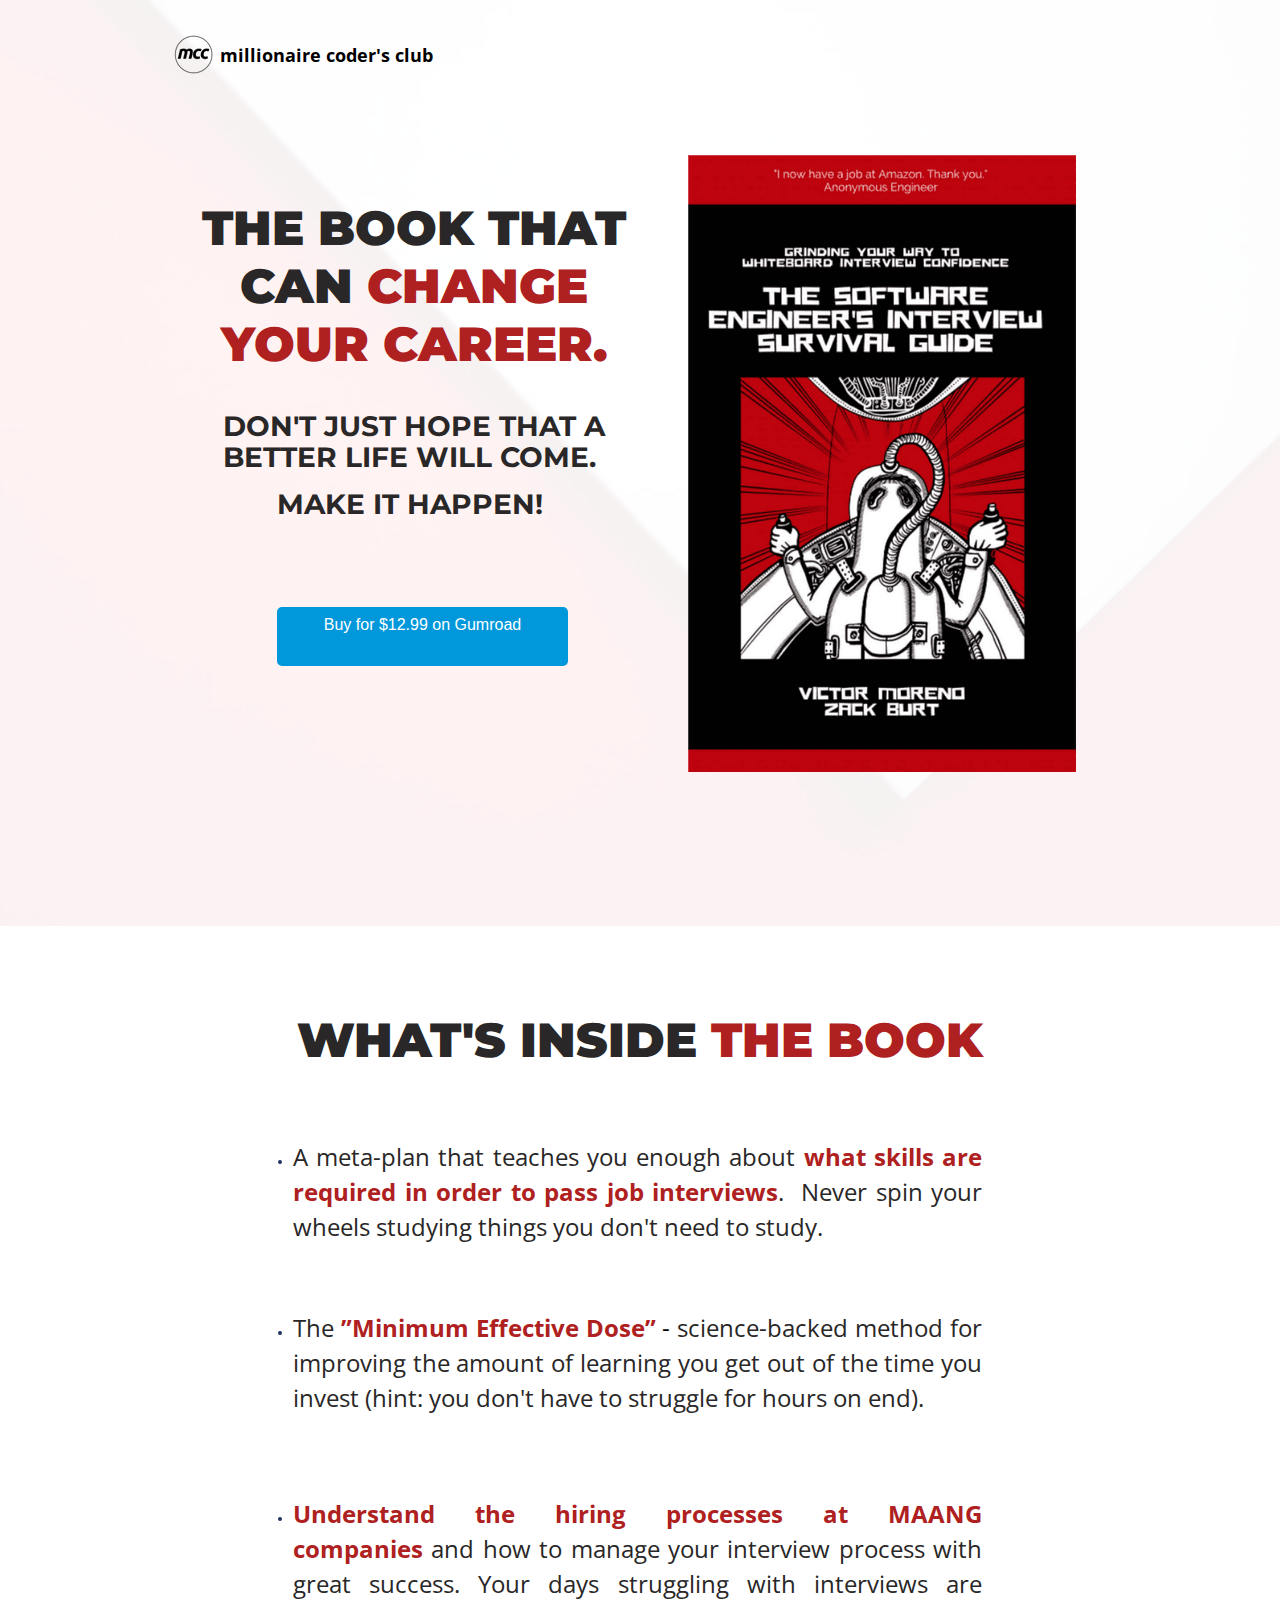
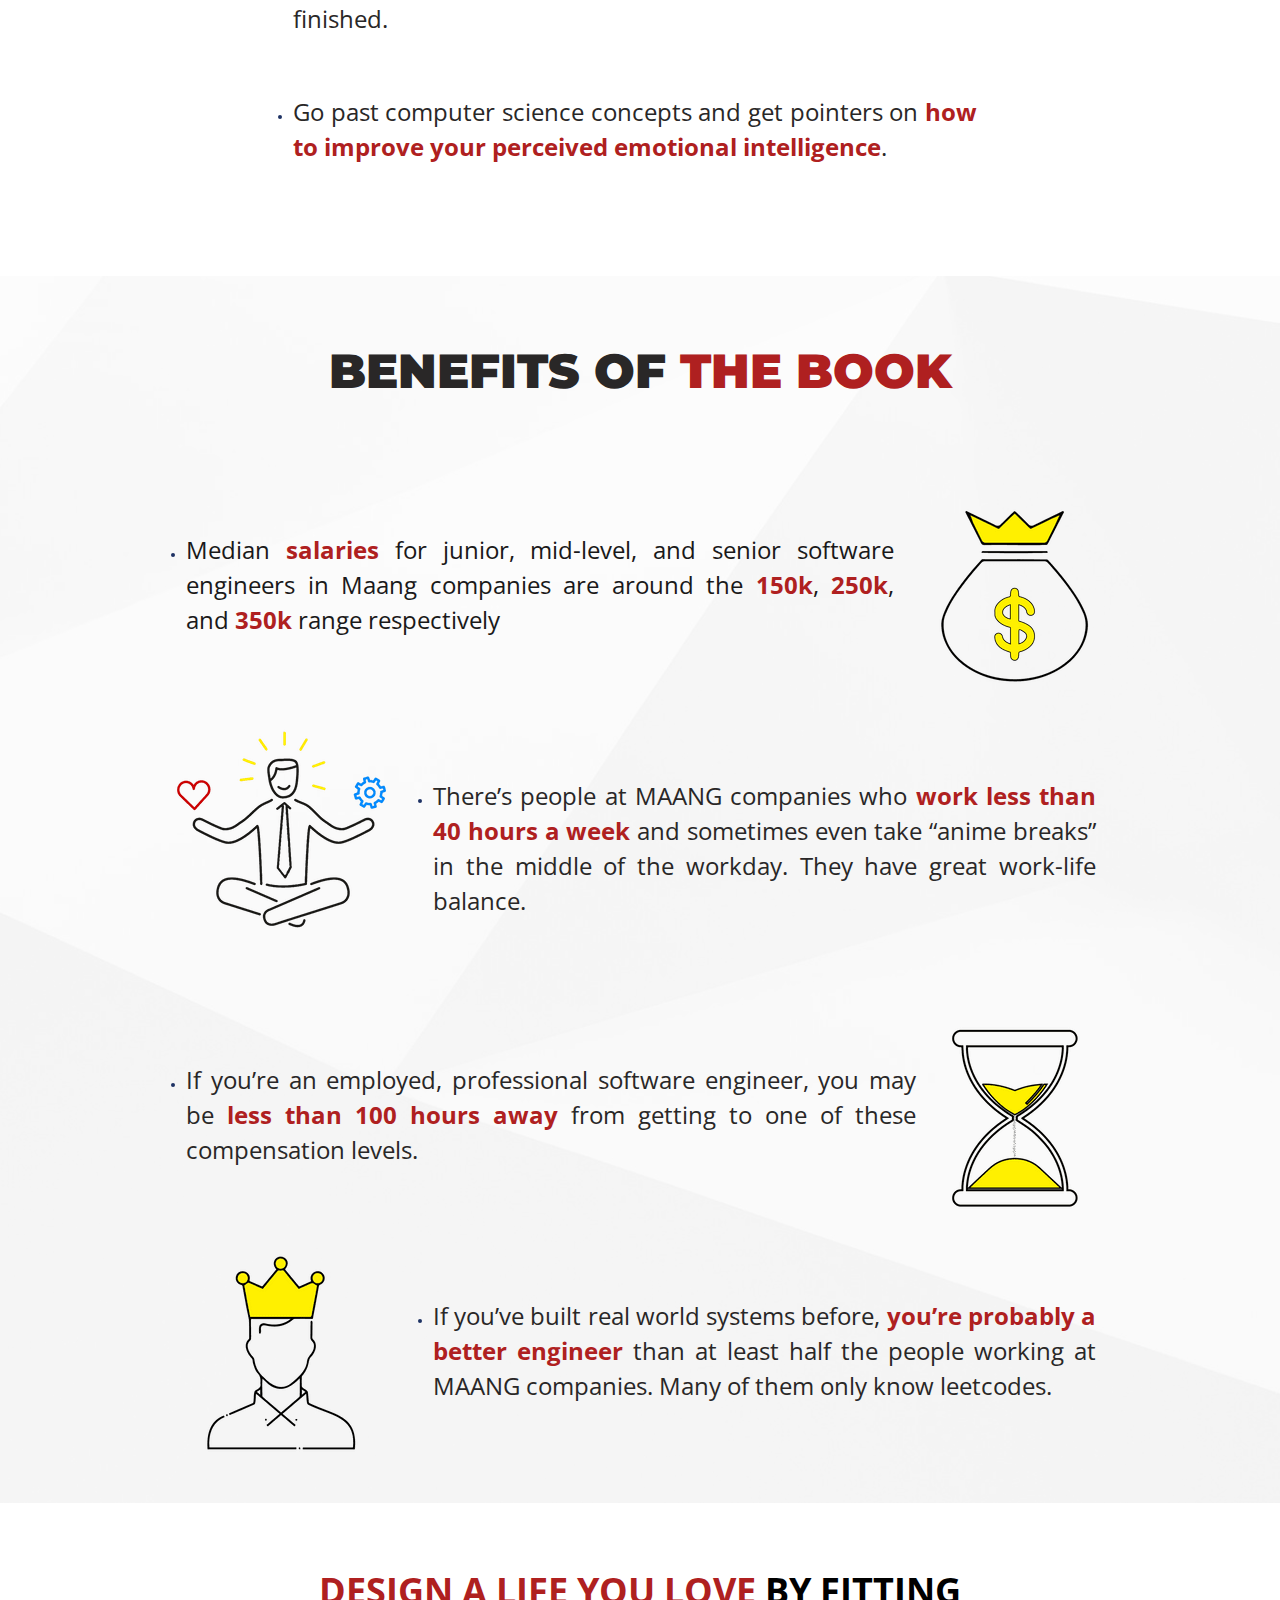
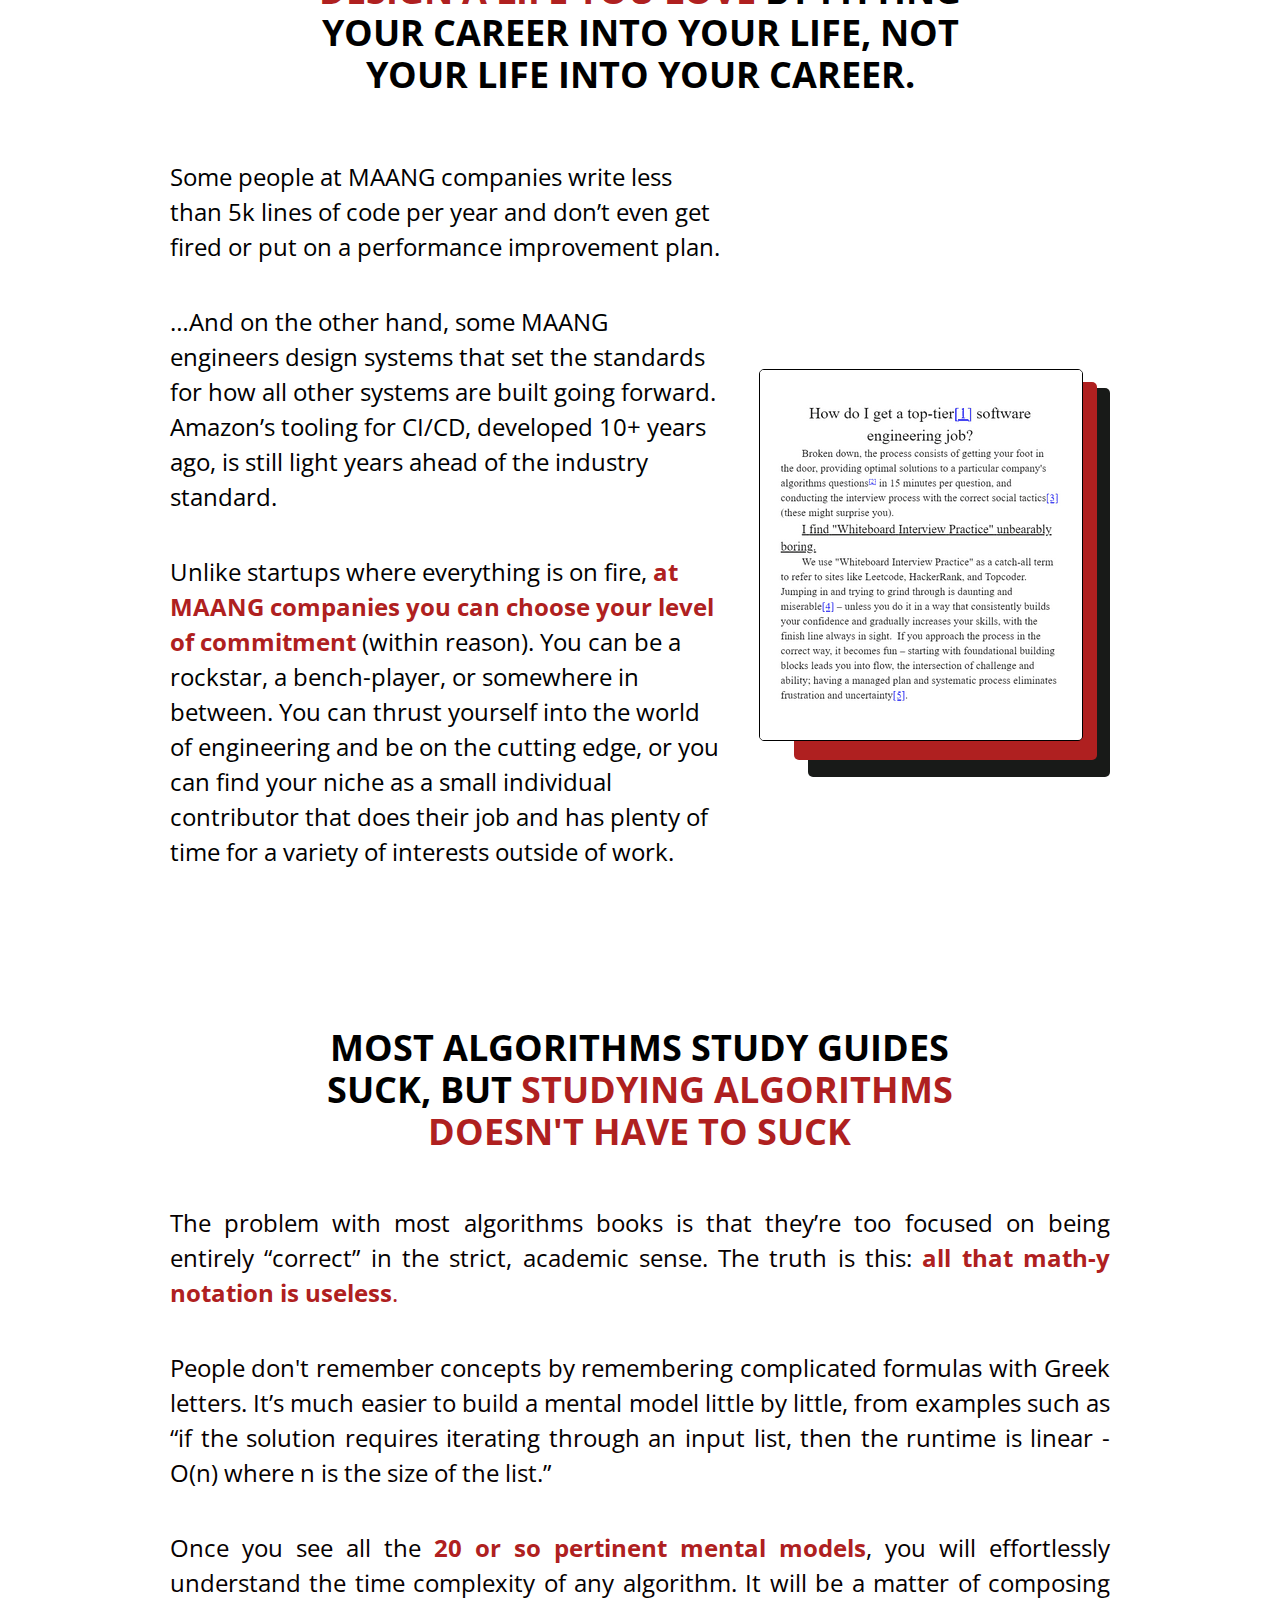
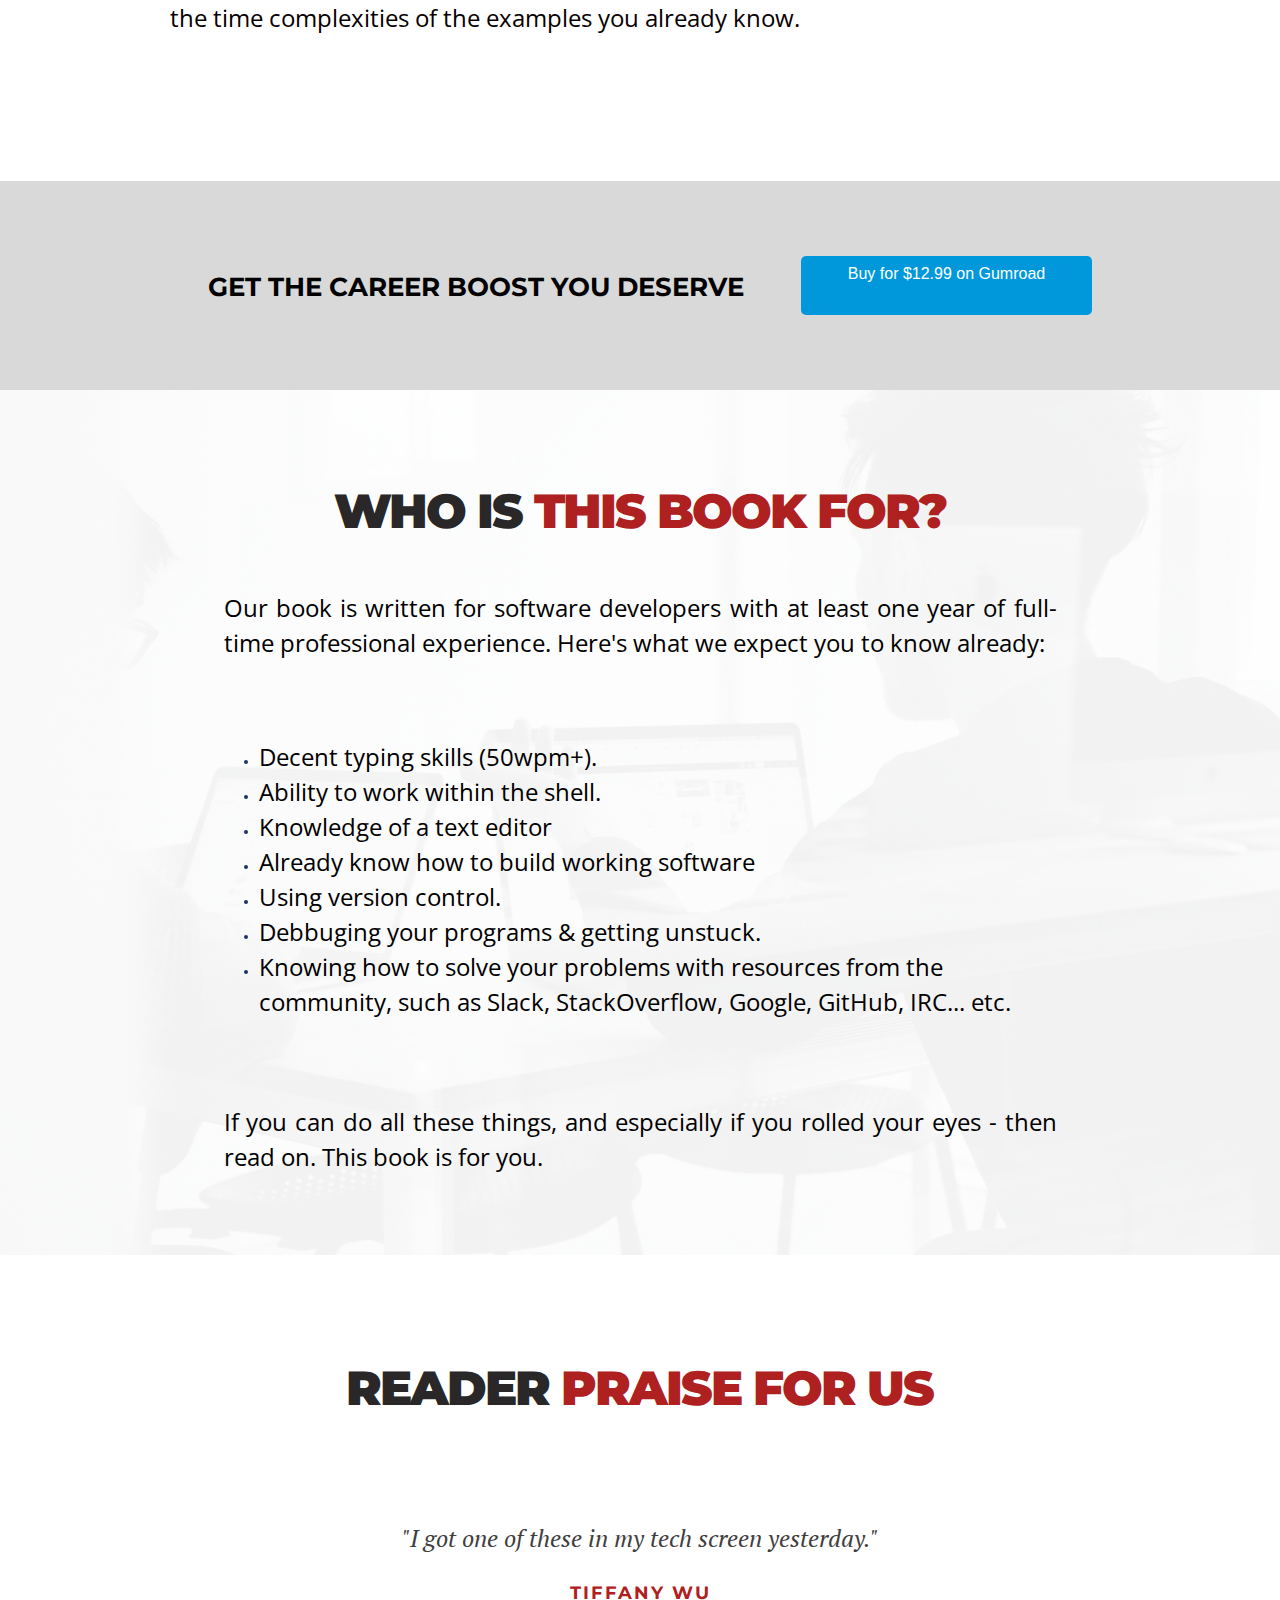
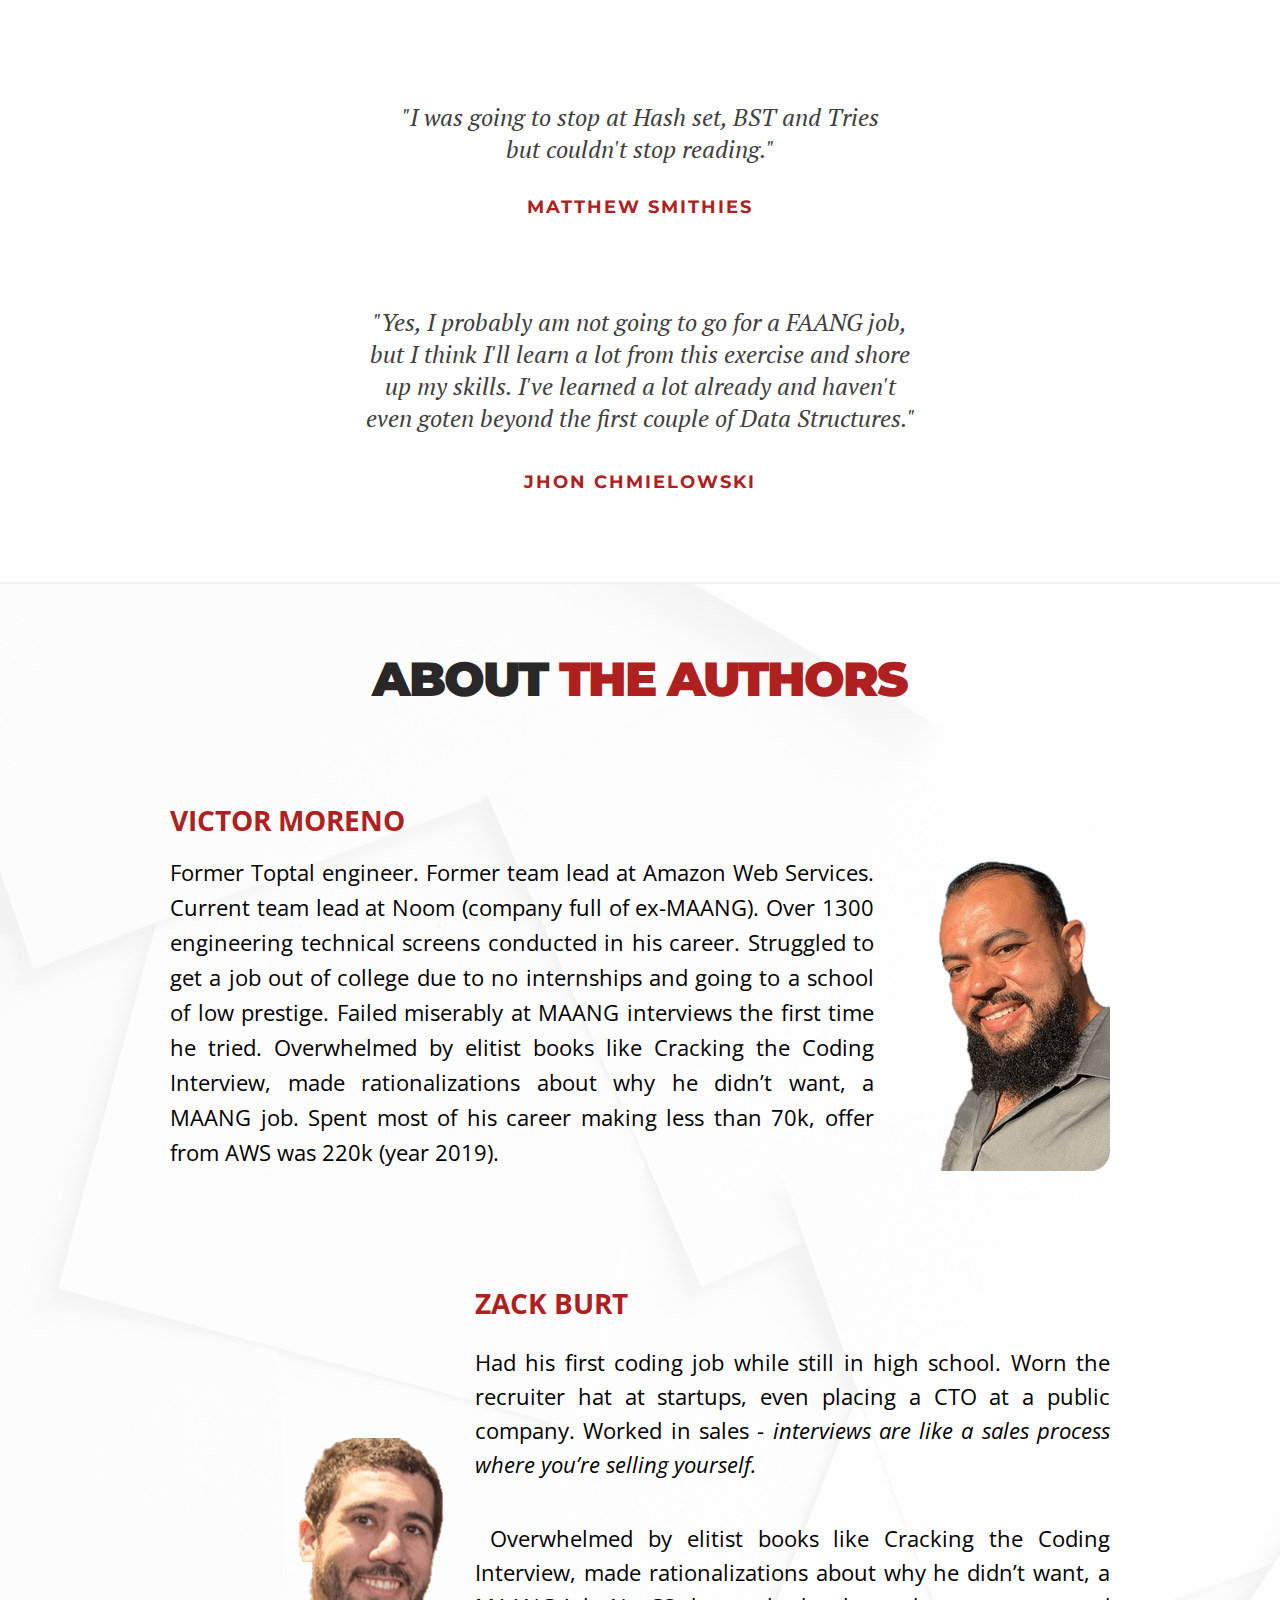
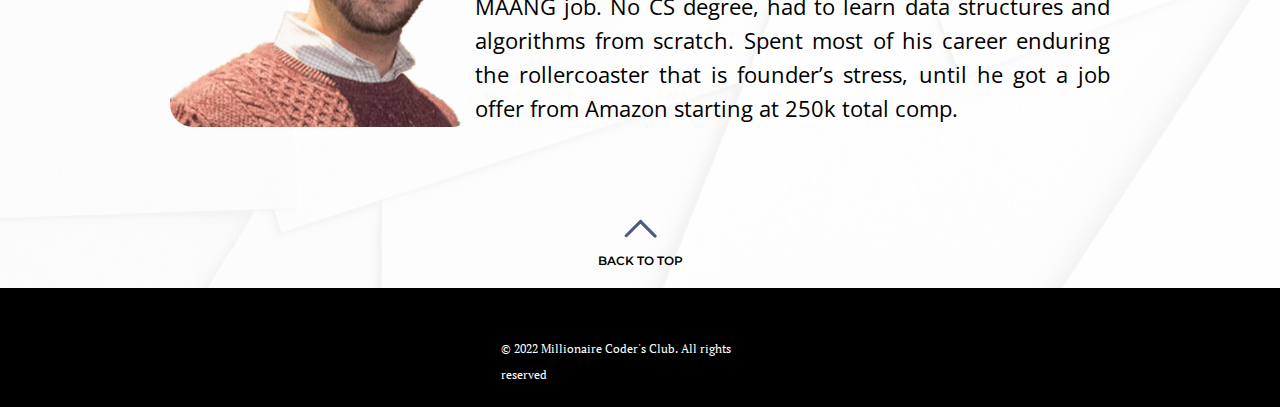
<file: index.html>
<!DOCTYPE html PUBLIC "-//W3C//DTD XHTML 1.0 Strict//EN" "http://www.w3.org/TR/xhtml1/DTD/xhtml1-strict.dtd">
<html
    xmlns="http://www.w3.org/1999/xhtml"
    class="wf-montserrat-n4-active wf-montserrat-n6-active wf-montserrat-n7-active wf-montserrat-n9-active wf-montserrat-n5-active wf-opensans-n7-active wf-opensans-n4-active wf-opensans-i4-active wf-ptserif-i4-active wf-ptserif-n4-active wf-sourcesanspro-i4-active wf-active"
>
    <head>
        <link rel="preconnect" href="https://fonts.googleapis.com" />
        <link rel="preconnect" href="https://fonts.gstatic.com" crossorigin />
        <link
            href="https://fonts.googleapis.com/css2?family=Montserrat:wght@400;500;600;700;800;900&family=Open+Sans:ital,wght@0,400;0,700;1,400&family=PT+Serif:ital@0;1&family=Source+Sans+3:ital@1&display=swap"
            rel="stylesheet"
        />

        <meta http-equiv="Content-Type" content="text/html; charset=UTF-8" />
        <!--fae467f5-6fa1-433d-beb8-02615e9988b5 a-->

        <title>Software Engineers' Interview Survival Guide</title>
        <meta name="keywords" content="leetcode, cracking the coding interview, software engineering interview" />
        <meta
            name="description"
            content="A non-pedantic book to learn about common problems asked in software engineering interviews, as well as the soft skills to maximize your offer."
        />

        <meta name="viewport" content="width=device-width, initial-scale=1.0" />
        <meta http-equiv="X-UA-Compatible" content="IE=edge" />
        <meta name="lp-version" content="v6.24.1" />
        <style title="page-styles" type="text/css" data-page-type="main_desktop">
            body {
                color: #1e3264;
            }
            a {
                color: #1e3264;
                text-decoration: none;
            }
            #lp-pom-social-widget-76 {
                width: 154px;
                height: 21px;
                display: none;
                left: 786px;
                top: 44px;
                z-index: 16;
                position: absolute;
            }
            #lp-pom-text-9 {
                left: 30px;
                top: 209px;
                display: block;
                background: rgba(255, 255, 255, 0);
                border-style: none;
                border-radius: 0px;
                z-index: 15;
                width: 428px;
                height: 174px;
                position: absolute;
            }
            #lp-pom-box-17 {
                left: 0px;
                top: 40px;
                display: none;
                background: rgba(255, 255, 255, 0);
                border-style: solid;
                border-width: 7px;
                border-color: #1e3264;
                border-radius: 210px;
                z-index: 18;
                width: 16px;
                height: 16px;
                position: absolute;
            }
            #lp-pom-root {
                display: block;
                background: rgba(242, 242, 242, 1);
                border-style: none;
                margin: auto;
                padding-top: 0px;
                border-radius: 0px;
                min-width: 940px;
                height: 8407px;
            }
            #lp-pom-block-8 {
                display: block;
                background: rgba(255, 255, 255, 0.95);
                background-image: url(assets/1d86d5dc-unsplash-gyru-lxcfao-white-notebook-on-red-background_11hc0zk00000000000001o.jpg);
                background-repeat: no-repeat;
                background-position: center center;
                background-size: cover;
                border-style: none;
                margin-left: auto;
                margin-right: auto;
                margin-bottom: 0px;
                border-radius: 0px;
                width: 100%;
                height: 926px;
                position: relative;
            }
            #lp-pom-text-75 {
                display: none;
                background: rgba(255, 255, 255, 0);
                border-style: none;
                border-radius: 0px;
                left: 706px;
                top: 46px;
                z-index: 17;
                width: 75px;
                height: 18px;
                position: absolute;
            }
            #lp-pom-image-161 {
                display: block;
                background: rgba(255, 255, 255, 0);
                left: 0px;
                top: 31px;
                z-index: 19;
                position: absolute;
            }
            #lp-pom-image-163 {
                display: block;
                background: rgba(255, 255, 255, 0);
                left: 518px;
                top: 154.5px;
                z-index: 20;
                position: absolute;
            }
            #lp-pom-text-164 {
                display: block;
                background: rgba(255, 255, 255, 0);
                border-style: none;
                border-radius: 0px;
                left: 50px;
                top: 416px;
                z-index: 21;
                width: 387px;
                height: 109px;
                position: absolute;
            }
            #lp-pom-button-166 {
                display: none;
                border-style: none;
                border-radius: 100px;
                left: 114px;
                top: 615px;
                z-index: 22;
                width: 259px;
                height: 87px;
                position: absolute;
                background-color: #af2020;
                background: -webkit-linear-gradient(#f83636, #670505);
                background: -moz-linear-gradient(#f83636, #670505);
                background: -ms-linear-gradient(#f83636, #670505);
                background: -o-linear-gradient(#f83636, #670505);
                background: linear-gradient(#f83636, #670505);
                box-shadow: none;
                text-shadow: 1px 1px #5c5c5c;
                color: #f4fff7;
                border-width: undefinedpx;
                border-color: undefined;
                font-size: 28px;
                line-height: 34px;
                font-weight: 400;
                font-family: Open Sans;
                font-style: normal;
                text-align: center;
                background-repeat: no-repeat;
            }
            #lp-pom-text-275 {
                display: block;
                background: rgba(255, 255, 255, 0);
                border-style: none;
                border-radius: 0px;
                left: 50px;
                top: 40px;
                z-index: 59;
                width: 230px;
                height: 34px;
                position: absolute;
            }
            #lp-pom-button-278 {
                display: none;
                border-style: none;
                border-radius: 100px;
                left: 124px;
                top: 625px;
                z-index: 61;
                width: 259px;
                height: 87px;
                position: absolute;
                background-color: #af2020;
                background: -webkit-linear-gradient(#f83636, #670505);
                background: -moz-linear-gradient(#f83636, #670505);
                background: -ms-linear-gradient(#f83636, #670505);
                background: -o-linear-gradient(#f83636, #670505);
                background: linear-gradient(#f83636, #670505);
                box-shadow: none;
                text-shadow: 1px 1px #5c5c5c;
                color: #f4fff7;
                border-width: undefinedpx;
                border-color: undefined;
                font-size: 28px;
                line-height: 34px;
                font-weight: 400;
                font-family: Open Sans;
                font-style: normal;
                text-align: center;
                background-repeat: no-repeat;
            }
            #lp-pom-button-290 {
                display: block;
                border-style: none;
                border-radius: 5px;
                left: 107px;
                top: 607px;
                z-index: 64;
                width: 259px;
                height: 35px;
                position: absolute;
                background: rgba(0, 152, 219, 1);
                box-shadow: none;
                text-shadow: none;
                color: #fff;
                border-width: undefinedpx;
                border-color: undefined;
                font-size: 16px;
                line-height: 19px;
                font-weight: 400;
                font-family: Arial, sans-serif;
                font-style: normal;
                text-align: center;
                background-repeat: no-repeat;
            }
            #lp-pom-button-291 {
                display: block;
                border-style: none;
                border-radius: 5px;
                left: 631px;
                top: 5056px;
                z-index: 65;
                width: 259px;
                height: 35px;
                position: absolute;
                background: rgba(0, 152, 219, 1);
                box-shadow: none;
                text-shadow: none;
                color: #fff;
                border-width: undefinedpx;
                border-color: undefined;
                font-size: 16px;
                line-height: 19px;
                font-weight: 400;
                font-family: Arial, sans-serif;
                font-style: normal;
                text-align: center;
                background-repeat: no-repeat;
            }
            #lp-pom-button-19 {
                display: block;
                border-style: none;
                border-radius: 4px;
                left: 240px;
                top: 0px;
                z-index: 14;
                width: 142px;
                height: 46px;
                position: absolute;
                background: rgba(92, 34, 255, 1);
                box-shadow: none;
                text-shadow: none;
                color: #fff;
                border-width: undefinedpx;
                border-color: undefined;
                font-size: 14px;
                line-height: 17px;
                font-weight: 600;
                font-family: Montserrat;
                font-style: normal;
                text-align: center;
                background-repeat: no-repeat;
            }
            #lp-pom-block-224 {
                display: block;
                background: rgba(255, 255, 255, 1);
                border-style: none;
                margin-left: auto;
                margin-right: auto;
                margin-bottom: 0px;
                border-radius: 0px;
                width: 100%;
                height: 950px;
                position: relative;
            }
            #lp-pom-text-229 {
                display: block;
                background: rgba(255, 255, 255, 0);
                border-style: none;
                border-radius: 0px;
                left: 107px;
                top: 1034px;
                z-index: 41;
                width: 725px;
                height: 32px;
                position: absolute;
            }
            #lp-pom-text-232 {
                display: block;
                background: rgba(255, 255, 255, 0);
                border-style: none;
                border-radius: 0px;
                left: 107px;
                top: 1130px;
                z-index: 43;
                width: 719px;
                height: 133px;
                position: absolute;
            }
            #lp-pom-text-233 {
                display: block;
                background: rgba(255, 255, 255, 0);
                border-style: none;
                border-radius: 0px;
                left: 107px;
                top: 1301px;
                z-index: 44;
                width: 719px;
                height: 133px;
                position: absolute;
            }
            #lp-pom-text-234 {
                display: block;
                background: rgba(255, 255, 255, 0);
                border-style: none;
                border-radius: 0px;
                left: 107px;
                top: 1685px;
                z-index: 58;
                width: 714px;
                height: 135px;
                position: absolute;
            }
            #lp-pom-text-235 {
                display: block;
                background: rgba(255, 255, 255, 0);
                border-style: none;
                border-radius: 0px;
                left: 107px;
                top: 1487px;
                z-index: 45;
                width: 719px;
                height: 205px;
                position: absolute;
            }
            #lp-pom-text-277 {
                display: none;
                background: rgba(255, 255, 255, 0);
                border-style: none;
                border-radius: 0px;
                left: 117px;
                top: 1044px;
                z-index: 60;
                width: 725px;
                height: 86px;
                position: absolute;
            }
            #lp-pom-block-30 {
                display: block;
                background: rgba(255, 255, 255, 0.9);
                background-image: url(assets/32002db1-unsplash-jbkdviwexi_11hc0zl00000000000001o.jpg);
                background-repeat: no-repeat;
                background-position: right bottom;
                background-size: cover;
                border-style: none;
                margin-left: auto;
                margin-right: auto;
                margin-bottom: 0px;
                border-radius: 0px;
                width: 100%;
                height: 1227px;
                position: relative;
            }
            #lp-pom-text-39 {
                display: block;
                background: rgba(255, 255, 255, 0);
                border-style: none;
                border-radius: 0px;
                left: 158px;
                top: 1960px;
                z-index: 1;
                width: 624px;
                height: 42px;
                position: absolute;
            }
            #lp-pom-text-176 {
                display: block;
                background: rgba(255, 255, 255, 0);
                border-style: none;
                border-radius: 0px;
                left: 0px;
                top: 2122.9998779296875px;
                z-index: 25;
                width: 738px;
                height: 133px;
                position: absolute;
            }
            #lp-pom-text-177 {
                display: block;
                background: rgba(255, 255, 255, 0);
                border-style: none;
                border-radius: 0px;
                left: 247px;
                top: 2369px;
                z-index: 26;
                width: 693px;
                height: 168px;
                position: absolute;
            }
            #lp-pom-text-178 {
                display: block;
                background: rgba(255, 255, 255, 0);
                border-style: none;
                border-radius: 0px;
                left: 0px;
                top: 2653px;
                z-index: 27;
                width: 760px;
                height: 133px;
                position: absolute;
            }
            #lp-pom-text-179 {
                display: block;
                background: rgba(255, 255, 255, 0);
                border-style: none;
                border-radius: 0px;
                left: 247px;
                top: 2889px;
                z-index: 28;
                width: 693px;
                height: 133px;
                position: absolute;
            }
            #lp-pom-image-250 {
                display: block;
                background: rgba(255, 255, 255, 0);
                left: 0px;
                top: 2325px;
                z-index: 47;
                position: absolute;
            }
            #lp-pom-image-254 {
                display: block;
                background: rgba(255, 255, 255, 0);
                left: 777px;
                top: 2622px;
                z-index: 48;
                position: absolute;
            }
            #lp-pom-image-259 {
                display: block;
                background: rgba(255, 255, 255, 0);
                left: 29px;
                top: 2852px;
                z-index: 49;
                position: absolute;
            }
            #lp-pom-image-261 {
                display: block;
                background: rgba(255, 255, 255, 0);
                left: 760px;
                top: 2083.9998779296875px;
                z-index: 50;
                position: absolute;
            }
            #lp-pom-text-280 {
                display: none;
                background: rgba(255, 255, 255, 0);
                border-style: none;
                border-radius: 0px;
                left: 168px;
                top: 1970px;
                z-index: 62;
                width: 624px;
                height: 100px;
                position: absolute;
            }
            #lp-pom-block-225 {
                display: block;
                background: rgba(255, 255, 255, 1);
                border-style: none;
                margin-left: auto;
                margin-right: auto;
                margin-bottom: 0px;
                border-radius: 0px;
                width: 100%;
                height: 1878px;
                position: relative;
            }
            #lp-pom-box-44 {
                display: block;
                background: rgba(24, 26, 24, 1);
                border-style: none;
                border-radius: 5px;
                left: 638px;
                top: 3588px;
                z-index: 53;
                width: 302px;
                height: 389px;
                position: absolute;
            }
            #lp-pom-box-43 {
                display: block;
                background: rgba(175, 32, 32, 1);
                border-style: none;
                border-radius: 5px;
                left: -14px;
                top: -6px;
                z-index: 54;
                width: 303px;
                height: 378px;
                position: absolute;
            }
            #lp-pom-image-142 {
                display: block;
                background: rgba(255, 255, 255, 0);
                left: -35px;
                top: -13px;
                z-index: 55;
                position: absolute;
            }
            #lp-pom-text-184 {
                display: block;
                background: rgba(255, 255, 255, 0);
                border-style: none;
                border-radius: 0px;
                left: 142px;
                top: 3176px;
                z-index: 51;
                width: 656px;
                height: 126px;
                position: absolute;
            }
            #lp-pom-text-185 {
                display: block;
                background: rgba(255, 255, 255, 0);
                border-style: none;
                border-radius: 0px;
                left: 0px;
                top: 3364px;
                z-index: 52;
                width: 551px;
                height: 745px;
                position: absolute;
            }
            #lp-pom-text-186 {
                display: block;
                background: rgba(255, 255, 255, 0);
                border-style: none;
                border-radius: 0px;
                left: 0px;
                top: 4410px;
                z-index: 56;
                width: 940px;
                height: 430px;
                position: absolute;
            }
            #lp-pom-text-187 {
                display: block;
                background: rgba(255, 255, 255, 0);
                border-style: none;
                border-radius: 0px;
                left: 153px;
                top: 4233px;
                z-index: 42;
                width: 633px;
                height: 126px;
                position: absolute;
            }
            #lp-pom-block-243 {
                display: block;
                background: rgba(0, 0, 0, 0.1);
                border-style: none;
                margin-left: auto;
                margin-right: auto;
                margin-bottom: 0px;
                border-radius: 0px;
                width: 100%;
                height: 209px;
                position: relative;
            }
            #lp-pom-text-244 {
                display: block;
                background: rgba(0, 0, 0, 0);
                border-style: none;
                border-radius: 0px;
                left: 32px;
                top: 5072px;
                z-index: 46;
                width: 548px;
                height: 38px;
                position: absolute;
            }
            #lp-pom-button-245 {
                display: none;
                border-style: none;
                border-radius: 100px;
                left: 653px;
                top: 5046px;
                z-index: 57;
                width: 260px;
                height: 80px;
                position: absolute;
                background-color: #ffdd00;
                background: -webkit-linear-gradient(#f83636, #af2020);
                background: -moz-linear-gradient(#f83636, #af2020);
                background: -ms-linear-gradient(#f83636, #af2020);
                background: -o-linear-gradient(#f83636, #af2020);
                background: linear-gradient(#f83636, #af2020);
                box-shadow: none;
                text-shadow: 1px 1px #5c5c5c;
                color: #ffffff;
                border-width: undefinedpx;
                border-color: undefined;
                font-size: 26px;
                line-height: 31px;
                font-weight: 400;
                font-family: Open Sans;
                font-style: normal;
                text-align: center;
                background-repeat: no-repeat;
            }
            #lp-pom-button-284 {
                display: none;
                border-style: none;
                border-radius: 100px;
                left: 663px;
                top: 5055.5px;
                z-index: 63;
                width: 260px;
                height: 80px;
                position: absolute;
                background-color: #ffdd00;
                background: -webkit-linear-gradient(#f83636, #af2020);
                background: -moz-linear-gradient(#f83636, #af2020);
                background: -ms-linear-gradient(#f83636, #af2020);
                background: -o-linear-gradient(#f83636, #af2020);
                background: linear-gradient(#f83636, #af2020);
                box-shadow: none;
                text-shadow: 1px 1px #5c5c5c;
                color: #ffffff;
                border-width: undefinedpx;
                border-color: undefined;
                font-size: 26px;
                line-height: 31px;
                font-weight: 400;
                font-family: Open Sans;
                font-style: normal;
                text-align: center;
                background-repeat: no-repeat;
            }
            #lp-pom-block-207 {
                display: block;
                background: rgba(255, 255, 255, 0.95);
                background-image: url(assets/cc8886e7-unsplash-lks7vei-eag-design-meeting_11hc0zk00000000000001o.jpg);
                background-repeat: no-repeat;
                background-position: right top;
                background-size: cover;
                border-style: none;
                margin-left: auto;
                margin-right: auto;
                margin-bottom: 0px;
                border-radius: 0px;
                width: 100%;
                height: 865px;
                position: relative;
            }
            #lp-pom-text-208 {
                display: block;
                background: rgba(255, 255, 255, 0);
                border-style: none;
                border-radius: 0px;
                left: 72.5px;
                top: 5530px;
                z-index: 37;
                width: 795px;
                height: 394px;
                position: absolute;
            }
            #lp-pom-text-217 {
                display: block;
                background: rgba(255, 255, 255, 0);
                border-style: none;
                border-radius: 0px;
                left: 157px;
                top: 5302px;
                z-index: 38;
                width: 626px;
                height: 42px;
                position: absolute;
            }
            #lp-pom-text-218 {
                display: block;
                background: rgba(255, 255, 255, 0);
                border-style: none;
                border-radius: 0px;
                left: 53.5px;
                top: 5395px;
                z-index: 39;
                width: 833px;
                height: 70px;
                position: absolute;
            }
            #lp-pom-text-219 {
                display: block;
                background: rgba(255, 255, 255, 0);
                border-style: none;
                border-radius: 0px;
                left: 53.5px;
                top: 5909px;
                z-index: 40;
                width: 833px;
                height: 70px;
                position: absolute;
            }
            #lp-pom-block-31 {
                display: block;
                background: rgba(255, 255, 255, 1);
                border-style: none;
                margin-left: auto;
                margin-right: auto;
                margin-bottom: 2px;
                border-radius: 0px;
                width: 100%;
                height: 927px;
                position: relative;
            }
            #lp-pom-text-48 {
                display: block;
                background: rgba(255, 255, 255, 0);
                border-style: none;
                border-radius: 0px;
                left: 141px;
                top: 6181px;
                z-index: 7;
                width: 657px;
                height: 38px;
                position: absolute;
            }
            #lp-pom-text-53 {
                display: block;
                background: rgba(255, 255, 255, 0);
                border-style: none;
                border-radius: 0px;
                left: 351px;
                top: 6876px;
                z-index: 5;
                width: 238px;
                height: 14px;
                position: absolute;
            }
            #lp-pom-text-59 {
                display: block;
                background: rgba(255, 255, 255, 0);
                border-style: none;
                border-radius: 0px;
                left: 215px;
                top: 6505px;
                z-index: 4;
                width: 510px;
                height: 96px;
                position: absolute;
            }
            #lp-pom-text-61 {
                display: block;
                background: rgba(255, 255, 255, 0);
                border-style: none;
                border-radius: 0px;
                left: 355px;
                top: 6601px;
                z-index: 2;
                width: 230px;
                height: 14px;
                position: absolute;
            }
            #lp-pom-image-146 {
                display: none;
                background: rgba(255, 255, 255, 0);
                left: 0px;
                top: 6342px;
                z-index: 6;
                position: absolute;
            }
            #lp-pom-image-149 {
                display: none;
                background: rgba(255, 255, 255, 0);
                left: 520px;
                top: 6342px;
                z-index: 3;
                position: absolute;
            }
            #lp-pom-text-191 {
                display: block;
                background: rgba(255, 255, 255, 0);
                border-style: none;
                border-radius: 0px;
                left: 192px;
                top: 6710px;
                z-index: 29;
                width: 556px;
                height: 128px;
                position: absolute;
            }
            #lp-pom-text-193 {
                display: block;
                background: rgba(255, 255, 255, 0);
                border-style: none;
                border-radius: 0px;
                left: 228px;
                top: 6326px;
                z-index: 30;
                width: 483px;
                height: 64px;
                position: absolute;
            }
            #lp-pom-text-194 {
                display: block;
                background: rgba(255, 255, 255, 0);
                border-style: none;
                border-radius: 0px;
                left: 395px;
                top: 6387px;
                z-index: 31;
                width: 150px;
                height: 14px;
                position: absolute;
            }
            #lp-pom-image-195 {
                display: none;
                background: rgba(255, 255, 255, 0);
                left: 0px;
                top: 6688px;
                z-index: 32;
                position: absolute;
            }
            #lp-pom-block-32 {
                display: block;
                background: rgba(255, 255, 255, 0.95);
                background-image: url(assets/e69120a4-unsplash-ajtiw00qqti-scattered-white-paper_11hc24m1hc21z00000001o.jpg);
                background-repeat: no-repeat;
                background-position: center top;
                background-size: cover;
                border-style: none;
                margin-left: auto;
                margin-right: auto;
                margin-bottom: 0px;
                border-radius: 0px;
                width: 100%;
                height: 1304px;
                position: relative;
            }
            #lp-pom-text-67 {
                display: block;
                background: rgba(255, 255, 255, 0);
                border-style: none;
                border-radius: 0px;
                left: 193px;
                top: 7069px;
                z-index: 8;
                width: 553px;
                height: 45px;
                position: absolute;
            }
            #lp-pom-text-169 {
                display: block;
                background: rgba(255, 255, 255, 0);
                border-style: none;
                border-radius: 0px;
                left: 0px;
                top: 7208px;
                z-index: 24;
                width: 704px;
                height: 576px;
                position: absolute;
            }
            #lp-pom-image-170 {
                display: block;
                background: rgba(255, 255, 255, 0);
                left: 559px;
                top: 7248px;
                z-index: 23;
                position: absolute;
            }
            #lp-pom-box-171 {
                display: none;
                background: rgba(0, 0, 0, 0.92);
                border-style: solid;
                border-width: 1px;
                border-color: #000000;
                border-radius: 23px;
                left: 188px;
                top: 7597px;
                z-index: 11;
                width: 708px;
                height: 198px;
                position: absolute;
            }
            #lp-pom-image-199 {
                display: block;
                background: rgba(255, 255, 255, 0);
                left: 0px;
                top: 7838px;
                z-index: 33;
                position: absolute;
            }
            #lp-pom-text-200 {
                display: block;
                background: rgba(255, 255, 255, 0);
                border-style: none;
                border-radius: 0px;
                left: 305px;
                top: 7749px;
                z-index: 34;
                width: 635px;
                height: 380px;
                position: absolute;
            }
            #lp-pom-text-203 {
                display: block;
                background: rgba(255, 255, 255, 0);
                border-style: none;
                border-radius: 0px;
                left: 305px;
                top: 7695px;
                z-index: 35;
                width: 185px;
                height: 24px;
                position: absolute;
            }
            #lp-pom-text-204 {
                display: block;
                background: rgba(255, 255, 255, 0);
                border-style: none;
                border-radius: 0px;
                left: 0px;
                top: 7212px;
                z-index: 36;
                width: 257px;
                height: 24px;
                position: absolute;
            }
            #lp-pom-block-33 {
                display: block;
                background: rgba(0, 0, 0, 1);
                border-style: none;
                margin-left: auto;
                margin-right: auto;
                margin-bottom: 0px;
                border-radius: 0px;
                width: 100%;
                height: 119px;
                position: relative;
            }
            #lp-pom-text-71 {
                display: block;
                background: rgba(255, 255, 255, 0);
                border-style: none;
                border-radius: 0px;
                left: 331px;
                top: 8334.5px;
                z-index: 12;
                width: 278px;
                height: 26px;
                position: absolute;
            }
            #lp-pom-button-73 {
                display: block;
                border-style: none;
                border-radius: 4px;
                left: 416.5px;
                top: 8238px;
                z-index: 10;
                width: 107px;
                height: 46px;
                position: absolute;
                background: rgba(92, 34, 255, 0);
                box-shadow: none;
                text-shadow: none;
                color: #000000;
                border-width: undefinedpx;
                border-color: undefined;
                font-size: 12px;
                line-height: 14px;
                font-weight: 600;
                font-family: Montserrat;
                font-style: normal;
                text-align: center;
                background-repeat: no-repeat;
            }
            #lp-pom-image-79 {
                display: block;
                background: rgba(255, 255, 255, 0);
                left: 453.5px;
                top: 8219px;
                z-index: 9;
                position: absolute;
            }
            #lp-pom-root .lp-positioned-content {
                top: 0px;
                width: 940px;
                margin-left: -470px;
            }
            #lp-pom-block-8 .lp-pom-block-content {
                margin-left: auto;
                margin-right: auto;
                width: 940px;
                height: 926px;
            }
            #container_email {
                position: absolute;
                top: 0px;
                left: 0px;
                width: 0px;
                height: 0px;
            }
            .lp-pom-form-field .ub-input-item.single.form_elem_email {
                position: absolute;
                top: 0px;
                left: 0px;
                width: 0px;
                height: 0px;
            }
            #lp-pom-button-19:hover {
                background: rgba(75, 26, 242, 1);
                box-shadow: none;
                color: #fff;
            }
            #lp-pom-button-19:active {
                background: rgba(64, 21, 230, 1);
                box-shadow: none;
                color: #fff;
            }
            #lp-pom-button-19 .label {
                margin-top: 0px;
            }
            #lp-pom-block-224 .lp-pom-block-content {
                margin-left: auto;
                margin-right: auto;
                width: 940px;
                height: 950px;
            }
            #lp-pom-block-30 .lp-pom-block-content {
                margin-left: auto;
                margin-right: auto;
                width: 940px;
                height: 1227px;
            }
            #lp-pom-block-225 .lp-pom-block-content {
                margin-left: auto;
                margin-right: auto;
                width: 940px;
                height: 1878px;
            }
            #lp-pom-block-243 .lp-pom-block-content {
                margin-left: auto;
                margin-right: auto;
                width: 940px;
                height: 209px;
            }
            #lp-pom-block-207 .lp-pom-block-content {
                margin-left: auto;
                margin-right: auto;
                width: 940px;
                height: 865px;
            }
            #lp-pom-block-31 .lp-pom-block-content {
                margin-left: auto;
                margin-right: auto;
                width: 940px;
                height: 927px;
            }
            #lp-pom-block-32 .lp-pom-block-content {
                margin-left: auto;
                margin-right: auto;
                width: 940px;
                height: 1304px;
            }
            #lp-pom-block-33 .lp-pom-block-content {
                margin-left: auto;
                margin-right: auto;
                width: 940px;
                height: 119px;
            }
            #lp-pom-button-73:hover {
                background: rgba(75, 26, 242, 0);
                box-shadow: none;
                color: #284898;
            }
            #lp-pom-button-73:active {
                background: rgba(64, 21, 230, 0);
                box-shadow: none;
                color: #000000;
            }
            #lp-pom-button-73 .label {
                margin-top: -7px;
            }
            #lp-pom-image-79 .lp-pom-image-container {
                border-style: none;
                border-radius: 0px;
                width: 33px;
                height: 19px;
            }
            #lp-pom-image-79 .lp-pom-image-container img {
                width: 33px;
                height: 19px;
            }
            #lp-pom-image-142 .lp-pom-image-container {
                border-style: double;
                border-width: 1px;
                border-color: #000;
                border-radius: 5px;
                width: 322px;
                height: 370px;
            }
            #lp-pom-image-142 .lp-pom-image-container img {
                width: 322px;
                height: 370px;
            }
            #lp-pom-image-146 .lp-pom-image-container {
                border-style: none;
                border-radius: 5px;
                width: 60px;
                height: 60px;
            }
            #lp-pom-image-146 .lp-pom-image-container img {
                width: 60px;
                height: 60px;
            }
            #lp-pom-image-149 .lp-pom-image-container {
                border-style: none;
                border-radius: 5px;
                width: 60px;
                height: 60px;
            }
            #lp-pom-image-149 .lp-pom-image-container img {
                width: 60px;
                height: 60px;
            }
            #lp-pom-image-161 .lp-pom-image-container {
                border-style: none;
                border-radius: 0px;
                width: 47px;
                height: 47px;
            }
            #lp-pom-image-161 .lp-pom-image-container img {
                width: 47px;
                height: 47px;
            }
            #lp-pom-image-163 .lp-pom-image-container {
                border-style: none;
                border-radius: 0px;
                width: 388px;
                height: 617px;
            }
            #lp-pom-image-163 .lp-pom-image-container img {
                width: 388px;
                height: 617px;
            }
            #lp-pom-button-166:hover {
                background-color: #ffffff;
                background: -webkit-linear-gradient(#ffffff, #e6e6e6);
                background: -moz-linear-gradient(#ffffff, #e6e6e6);
                background: -ms-linear-gradient(#ffffff, #e6e6e6);
                background: -o-linear-gradient(#ffffff, #e6e6e6);
                background: linear-gradient(#ffffff, #e6e6e6);
                box-shadow: none;
                color: #af2020;
                border-style: solid;
                border-width: 1px;
                border-color: #af2020;
            }
            #lp-pom-button-166:active {
                background-color: #ffffff;
                background: -webkit-linear-gradient(#ffffff, #e6e6e6);
                background: -moz-linear-gradient(#ffffff, #e6e6e6);
                background: -ms-linear-gradient(#ffffff, #e6e6e6);
                background: -o-linear-gradient(#ffffff, #e6e6e6);
                background: linear-gradient(#ffffff, #e6e6e6);
                box-shadow: none;
                color: #1279fd;
                border-style: solid;
                border-width: 1px;
                border-color: #1279fd;
            }
            #lp-pom-button-166 .label {
                margin-top: 0px;
            }
            #lp-pom-image-170 .lp-pom-image-container {
                border-style: none;
                border-radius: 20px;
                width: 381px;
                height: 323px;
            }
            #lp-pom-image-170 .lp-pom-image-container img {
                width: 381px;
                height: 323px;
            }
            #lp-pom-image-195 .lp-pom-image-container {
                border-style: none;
                border-radius: 5px;
                width: 60px;
                height: 60px;
            }
            #lp-pom-image-195 .lp-pom-image-container img {
                width: 60px;
                height: 60px;
            }
            #lp-pom-image-199 .lp-pom-image-container {
                border-style: none;
                border-radius: 23px;
                width: 305px;
                height: 289px;
            }
            #lp-pom-image-199 .lp-pom-image-container img {
                width: 305px;
                height: 289px;
            }
            #lp-pom-button-245:hover {
                background-color: #ffffff;
                background: -webkit-linear-gradient(#ffffff, #e6e6e6);
                background: -moz-linear-gradient(#ffffff, #e6e6e6);
                background: -ms-linear-gradient(#ffffff, #e6e6e6);
                background: -o-linear-gradient(#ffffff, #e6e6e6);
                background: linear-gradient(#ffffff, #e6e6e6);
                box-shadow: none;
                color: #af2020;
                border-style: solid;
                border-width: 1px;
                border-color: #af2020;
            }
            #lp-pom-button-245:active {
                background-color: #ffffff;
                background: -webkit-linear-gradient(#ffffff, #e6e6e6);
                background: -moz-linear-gradient(#ffffff, #e6e6e6);
                background: -ms-linear-gradient(#ffffff, #e6e6e6);
                background: -o-linear-gradient(#ffffff, #e6e6e6);
                background: linear-gradient(#ffffff, #e6e6e6);
                box-shadow: none;
                color: #1279fd;
                border-style: solid;
                border-width: 1px;
                border-color: #1279fd;
            }
            #lp-pom-button-245 .label {
                margin-top: 0px;
            }
            #lp-pom-image-250 .lp-pom-image-container {
                border-style: none;
                border-radius: 0px;
                width: 221px;
                height: 207px;
            }
            #lp-pom-image-250 .lp-pom-image-container img {
                width: 221px;
                height: 207px;
            }
            #lp-pom-image-254 .lp-pom-image-container {
                border-style: none;
                border-radius: 0px;
                width: 136px;
                height: 191px;
            }
            #lp-pom-image-254 .lp-pom-image-container img {
                width: 136px;
                height: 191px;
            }
            #lp-pom-image-259 .lp-pom-image-container {
                border-style: none;
                border-radius: 0px;
                width: 164px;
                height: 203px;
            }
            #lp-pom-image-259 .lp-pom-image-container img {
                width: 164px;
                height: 203px;
            }
            #lp-pom-image-261 .lp-pom-image-container {
                border-style: none;
                border-radius: 0px;
                width: 169px;
                height: 208px;
            }
            #lp-pom-image-261 .lp-pom-image-container img {
                width: 169px;
                height: 208px;
            }
            #lp-pom-button-278:hover {
                background-color: #ffffff;
                background: -webkit-linear-gradient(#ffffff, #e6e6e6);
                background: -moz-linear-gradient(#ffffff, #e6e6e6);
                background: -ms-linear-gradient(#ffffff, #e6e6e6);
                background: -o-linear-gradient(#ffffff, #e6e6e6);
                background: linear-gradient(#ffffff, #e6e6e6);
                box-shadow: none;
                color: #af2020;
                border-style: solid;
                border-width: 1px;
                border-color: #af2020;
            }
            #lp-pom-button-278:active {
                background-color: #ffffff;
                background: -webkit-linear-gradient(#ffffff, #e6e6e6);
                background: -moz-linear-gradient(#ffffff, #e6e6e6);
                background: -ms-linear-gradient(#ffffff, #e6e6e6);
                background: -o-linear-gradient(#ffffff, #e6e6e6);
                background: linear-gradient(#ffffff, #e6e6e6);
                box-shadow: none;
                color: #1279fd;
                border-style: solid;
                border-width: 1px;
                border-color: #1279fd;
            }
            #lp-pom-button-278 .label {
                margin-top: 0px;
            }
            #lp-pom-button-284:hover {
                background-color: #ffffff;
                background: -webkit-linear-gradient(#ffffff, #e6e6e6);
                background: -moz-linear-gradient(#ffffff, #e6e6e6);
                background: -ms-linear-gradient(#ffffff, #e6e6e6);
                background: -o-linear-gradient(#ffffff, #e6e6e6);
                background: linear-gradient(#ffffff, #e6e6e6);
                box-shadow: none;
                color: #af2020;
                border-style: solid;
                border-width: 1px;
                border-color: #af2020;
            }
            #lp-pom-button-284:active {
                background-color: #ffffff;
                background: -webkit-linear-gradient(#ffffff, #e6e6e6);
                background: -moz-linear-gradient(#ffffff, #e6e6e6);
                background: -ms-linear-gradient(#ffffff, #e6e6e6);
                background: -o-linear-gradient(#ffffff, #e6e6e6);
                background: linear-gradient(#ffffff, #e6e6e6);
                box-shadow: none;
                color: #1279fd;
                border-style: solid;
                border-width: 1px;
                border-color: #1279fd;
            }
            #lp-pom-button-284 .label {
                margin-top: 0px;
            }
            #lp-pom-button-290:hover {
                background: rgba(0, 136, 208, 1);
                box-shadow: none;
                color: #fff;
            }
            #lp-pom-button-290:active {
                background: rgba(0, 124, 197, 1);
                box-shadow: none;
                color: #fff;
            }
            #lp-pom-button-290 .label {
                margin-top: -10px;
            }
            #lp-pom-button-291:hover {
                background: rgba(0, 136, 208, 1);
                box-shadow: none;
                color: #fff;
            }
            #lp-pom-button-291:active {
                background: rgba(0, 124, 197, 1);
                box-shadow: none;
                color: #fff;
            }
            #lp-pom-button-291 .label {
                margin-top: -10px;
            }
            #lp-pom-root-color-overlay {
                position: absolute;
                background: none;
                top: 0;
                width: 100%;
                height: 8407px;
                min-height: 100%;
            }
            #lp-pom-block-8-color-overlay {
                position: absolute;
                background: rgba(255, 255, 255, 0.95);
                height: 926px;
                width: 100%;
            }
            #lp-pom-box-17-color-overlay {
                position: absolute;
                background: none;
                border-radius: 203px;
                height: 16px;
                width: 16px;
            }
            #lp-pom-block-224-color-overlay {
                position: absolute;
                background: none;
                height: 950px;
                width: 100%;
            }
            #lp-pom-block-30-color-overlay {
                position: absolute;
                background: rgba(255, 255, 255, 0.9);
                height: 1227px;
                width: 100%;
            }
            #lp-pom-block-225-color-overlay {
                position: absolute;
                background: none;
                height: 1878px;
                width: 100%;
            }
            #lp-pom-block-243-color-overlay {
                position: absolute;
                background: none;
                height: 209px;
                width: 100%;
            }
            #lp-pom-block-207-color-overlay {
                position: absolute;
                background: rgba(255, 255, 255, 0.95);
                height: 865px;
                width: 100%;
            }
            #lp-pom-block-31-color-overlay {
                position: absolute;
                background: none;
                height: 927px;
                width: 100%;
            }
            #lp-pom-block-32-color-overlay {
                position: absolute;
                background: rgba(255, 255, 255, 0.95);
                height: 1304px;
                width: 100%;
            }
            #lp-pom-block-33-color-overlay {
                position: absolute;
                background: none;
                height: 119px;
                width: 100%;
            }
            #lp-pom-box-43-color-overlay {
                position: absolute;
                background: none;
                border-radius: 5px;
                height: 378px;
                width: 303px;
            }
            #lp-pom-box-44-color-overlay {
                position: absolute;
                background: none;
                border-radius: 5px;
                height: 389px;
                width: 302px;
            }
            #lp-pom-box-171-color-overlay {
                position: absolute;
                background: none;
                border-radius: 22px;
                height: 198px;
                width: 708px;
            }
            #lp-pom-form-18 {
                display: none;
                left: 15px;
                top: 535px;
                z-index: 13;
                width: 249px;
                height: 0px;
                position: absolute;
            }
            #lp-pom-form-18 .fields {
                margin: -9px;
            }
            #lp-pom-form-18 .lp-pom-form-field {
                position: absolute;
            }
            #lp-pom-form-18 .option {
                position: absolute;
            }
            #lp-pom-form-18 .optionsList {
                position: absolute;
            }
            #lp-pom-form-18 .lp-pom-form-field .single {
                height: 46px;
                font-size: 15px;
                line-height: 15px;
                padding-left: 15px;
                padding-right: 15px;
                flex: 1;
            }
            #lp-pom-form-18 .lp-pom-form-field select {
                height: 45px;
            }
            #lp-pom-form-18 .lp-pom-form-field .form_elem_multi {
                padding-top: 15px;
                padding-bottom: 15px;
            }
            #lp-pom-form-18 .lp-pom-form-field .lp-form-label {
                font-family: Montserrat;
                font-weight: 400;
                font-size: 14px;
                line-height: 15px;
                color: #172751;
                display: block;
                margin-bottom: 4px;
                width: auto;
                margin-right: 0px;
            }
            #lp-pom-form-18 .lp-pom-form-field .lp-form-label .label-style {
                font-weight: inherit;
                font-style: inherit;
            }
            #lp-pom-form-18 .lp-pom-form-field input[type='text'],
            #lp-pom-form-18 .lp-pom-form-field input[type='email'],
            #lp-pom-form-18 .lp-pom-form-field input[type='tel'],
            #lp-pom-form-18 .lp-pom-form-field textarea,
            #lp-pom-form-18 .lp-pom-form-field select {
                border-style: none;
            }
            #lp-pom-form-18 .lp-pom-form-field .opt-label {
                font-family: arial;
                font-weight: 400;
                font-size: 13px;
                color: #172751;
                line-height: 15px;
            }
            #lp-pom-form-18 .lp-pom-form-field .opt-label .label-style {
                font-weight: inherit;
                font-style: inherit;
            }
            #lp-pom-form-18 .lp-pom-form-field .text {
                background-color: #172751;
                color: #a2a8b9;
                border-radius: 4px;
                box-shadow: inset 0px 2px 3px #142246;
                -webkit-box-shadow: inset 0px 2px 3px #142246;
                -moz-box-shadow: inset 0px 2px 3px #142246;
            }
            @media (-webkit-min-device-pixel-ratio: 1.1), (min-resolution: 97dpi) {
                #lp-pom-block-8 {
                    background-image: url(assets/1d86d5dc-unsplash-gyru-lxcfao-white-notebook-on-red-background_12yo1z400000000000001o.jpg);
                }
                #lp-pom-block-30 {
                    background-image: url(assets/32002db1-unsplash-jbkdviwexi_100000000000000000001o.jpg);
                }
                #lp-pom-block-207 {
                    background-image: url(assets/cc8886e7-unsplash-lks7vei-eag-design-meeting_12yo1z400000000000001o.jpg);
                }
                #lp-pom-block-32 {
                    background-image: url(assets/e69120a4-unsplash-ajtiw00qqti-scattered-white-paper_10000002o03p600000001o.jpg);
                }
            }
            @media (-webkit-min-device-pixel-ratio: 2.1), (min-resolution: 193dpi) {
                #lp-pom-block-8 {
                    background-image: url(assets/1d86d5dc-unsplash-gyru-lxcfao-white-notebook-on-red-background_14g02yo00000000000001o.jpg);
                }
                #lp-pom-block-207 {
                    background-image: url(assets/cc8886e7-unsplash-lks7vei-eag-design-meeting_100000000000000000001o.jpg);
                }
            }
        </style>
        <style title="page-styles" type="text/css" data-page-type="main_mobile">
            @media only screen and (max-width: 600px) {
                #lp-pom-root {
                    display: block;
                    background: rgba(242, 242, 242, 1);
                    border-style: none;
                    margin: auto;
                    padding-top: 0px;
                    border-radius: 0px;
                    min-width: 320px;
                    height: 6258px;
                }
                #lp-pom-block-8 {
                    display: block;
                    background: rgba(255, 255, 255, 0.95);
                    background-image: url(assets/1d86d5dc-unsplash-gyru-lxcfao-white-notebook-on-red-background_10z50nf0go0nf09800001o.jpg);
                    background-repeat: no-repeat;
                    background-position: center center;
                    background-size: cover;
                    border-style: none;
                    margin-left: auto;
                    margin-right: auto;
                    margin-bottom: 0px;
                    border-radius: 0px;
                    width: 100%;
                    height: 843px;
                    position: relative;
                }
                #lp-pom-text-9 {
                    display: block;
                    background: rgba(255, 255, 255, 0);
                    border-style: none;
                    border-radius: 0px;
                    left: 31.5px;
                    top: 115px;
                    z-index: 15;
                    width: 428px;
                    height: 174px;
                    transform: scale(0.6);
                    transform-origin: 0 0;
                    -webkit-transform: scale(0.6);
                    -webkit-transform-origin: 0 0;
                    position: absolute;
                }
                #lp-pom-box-17 {
                    display: none;
                    background: rgba(255, 255, 255, 0);
                    border-style: solid;
                    border-width: 7px;
                    border-color: #1e3264;
                    border-radius: 210px;
                    left: 18px;
                    top: 22px;
                    z-index: 18;
                    width: 16px;
                    height: 16px;
                    position: absolute;
                }
                #lp-pom-text-75 {
                    display: none;
                    background: rgba(255, 255, 255, 0);
                    border-style: none;
                    border-radius: 0px;
                    left: 706px;
                    top: 46px;
                    z-index: 17;
                    width: 75px;
                    height: 18px;
                    position: absolute;
                }
                #lp-pom-social-widget-76 {
                    display: none;
                    left: 786px;
                    top: 44px;
                    z-index: 16;
                    width: 154px;
                    height: 21px;
                    position: absolute;
                }
                #lp-pom-image-161 {
                    display: block;
                    background: rgba(255, 255, 255, 0);
                    left: 0px;
                    top: 15px;
                    z-index: 19;
                    position: absolute;
                }
                #lp-pom-image-163 {
                    display: block;
                    background: rgba(255, 255, 255, 0);
                    left: 57px;
                    top: 250px;
                    z-index: 20;
                    position: absolute;
                }
                #lp-pom-text-164 {
                    display: block;
                    background: rgba(255, 255, 255, 0);
                    border-style: none;
                    border-radius: 0px;
                    left: 44.5px;
                    top: 627px;
                    z-index: 21;
                    width: 385px;
                    height: 109px;
                    transform: scale(0.6);
                    transform-origin: 0 0;
                    -webkit-transform: scale(0.6);
                    -webkit-transform-origin: 0 0;
                    position: absolute;
                }
                #lp-pom-button-166 {
                    display: none;
                    border-style: none;
                    border-radius: 100px;
                    left: 30.5px;
                    top: 743px;
                    z-index: 22;
                    width: 259px;
                    height: 87px;
                    position: absolute;
                    background-color: #af2020;
                    background: -webkit-linear-gradient(#f83636, #670505);
                    background: -moz-linear-gradient(#f83636, #670505);
                    background: -ms-linear-gradient(#f83636, #670505);
                    background: -o-linear-gradient(#f83636, #670505);
                    background: linear-gradient(#f83636, #670505);
                    box-shadow: none;
                    text-shadow: 1px 1px #5c5c5c;
                    color: #f4fff7;
                    border-width: undefinedpx;
                    border-color: undefined;
                    font-size: 28px;
                    line-height: 34px;
                    font-weight: 400;
                    font-family: Open Sans;
                    font-style: normal;
                    text-align: center;
                    background-repeat: no-repeat;
                }
                #lp-pom-text-275 {
                    display: block;
                    background: rgba(255, 255, 255, 0);
                    border-style: none;
                    border-radius: 0px;
                    left: 44px;
                    top: 20px;
                    z-index: 59;
                    width: 226px;
                    height: 34px;
                    position: absolute;
                }
                #lp-pom-button-278 {
                    display: none;
                    border-style: none;
                    border-radius: 100px;
                    left: 58px;
                    top: 724px;
                    z-index: 61;
                    width: 204px;
                    height: 69px;
                    position: absolute;
                    background-color: #af2020;
                    background: -webkit-linear-gradient(#f83636, #670505);
                    background: -moz-linear-gradient(#f83636, #670505);
                    background: -ms-linear-gradient(#f83636, #670505);
                    background: -o-linear-gradient(#f83636, #670505);
                    background: linear-gradient(#f83636, #670505);
                    box-shadow: none;
                    text-shadow: 1px 1px #5c5c5c;
                    color: #f4fff7;
                    border-width: undefinedpx;
                    border-color: undefined;
                    font-size: 20px;
                    line-height: 24px;
                    font-weight: 400;
                    font-family: Open Sans;
                    font-style: normal;
                    text-align: center;
                    background-repeat: no-repeat;
                }
                #lp-pom-button-290 {
                    display: block;
                    border-style: none;
                    border-radius: 5px;
                    left: 30.5px;
                    top: 736px;
                    z-index: 64;
                    width: 259px;
                    height: 35px;
                    position: absolute;
                    background: rgba(0, 152, 219, 1);
                    box-shadow: none;
                    text-shadow: none;
                    color: #fff;
                    border-width: undefinedpx;
                    border-color: undefined;
                    font-size: 16px;
                    line-height: 19px;
                    font-weight: 400;
                    font-family: Arial, sans-serif;
                    font-style: normal;
                    text-align: center;
                    background-repeat: no-repeat;
                }
                #lp-pom-button-291 {
                    display: block;
                    border-style: none;
                    border-radius: 5px;
                    left: 35.5px;
                    top: 3176px;
                    z-index: 65;
                    width: 249px;
                    height: 35px;
                    position: absolute;
                    background: rgba(0, 152, 219, 1);
                    box-shadow: none;
                    text-shadow: none;
                    color: #fff;
                    border-width: undefinedpx;
                    border-color: undefined;
                    font-size: 16px;
                    line-height: 19px;
                    font-weight: 400;
                    font-family: Arial, sans-serif;
                    font-style: normal;
                    text-align: center;
                    background-repeat: no-repeat;
                }
                #lp-pom-button-19 {
                    display: block;
                    border-style: none;
                    border-radius: 4px;
                    left: 0px;
                    top: 67px;
                    z-index: 14;
                    width: 280px;
                    height: 47px;
                    position: absolute;
                    background: rgba(92, 34, 255, 1);
                    box-shadow: none;
                    text-shadow: none;
                    color: #fff;
                    border-width: undefinedpx;
                    border-color: undefined;
                    font-size: 14px;
                    line-height: 17px;
                    font-weight: 600;
                    font-family: Montserrat;
                    font-style: normal;
                    text-align: center;
                    background-repeat: no-repeat;
                }
                #lp-pom-block-224 {
                    display: block;
                    background: rgba(255, 255, 255, 1);
                    border-style: none;
                    margin-left: auto;
                    margin-right: auto;
                    margin-bottom: 0px;
                    border-radius: 0px;
                    width: 100%;
                    height: 845px;
                    position: relative;
                }
                #lp-pom-text-229 {
                    display: none;
                    background: rgba(255, 255, 255, 0);
                    border-style: none;
                    border-radius: 0px;
                    left: 0px;
                    top: 897px;
                    z-index: 41;
                    width: 512px;
                    height: 64px;
                    transform: scale(0.62);
                    transform-origin: 0 0;
                    -webkit-transform: scale(0.62);
                    -webkit-transform-origin: 0 0;
                    position: absolute;
                }
                #lp-pom-text-232 {
                    display: block;
                    background: rgba(255, 255, 255, 0);
                    border-style: none;
                    border-radius: 0px;
                    left: 5.5px;
                    top: 977px;
                    z-index: 43;
                    width: 442px;
                    height: 238px;
                    transform: scale(0.7);
                    transform-origin: 0 0;
                    -webkit-transform: scale(0.7);
                    -webkit-transform-origin: 0 0;
                    position: absolute;
                }
                #lp-pom-text-233 {
                    display: block;
                    background: rgba(255, 255, 255, 0);
                    border-style: none;
                    border-radius: 0px;
                    left: 5.5px;
                    top: 1166px;
                    z-index: 44;
                    width: 442px;
                    height: 238px;
                    transform: scale(0.7);
                    transform-origin: 0 0;
                    -webkit-transform: scale(0.7);
                    -webkit-transform-origin: 0 0;
                    position: absolute;
                }
                #lp-pom-text-234 {
                    display: block;
                    background: rgba(255, 255, 255, 0);
                    border-style: none;
                    border-radius: 0px;
                    left: 5.5px;
                    top: 1529px;
                    z-index: 58;
                    width: 442px;
                    height: 205px;
                    transform: scale(0.7);
                    transform-origin: 0 0;
                    -webkit-transform: scale(0.7);
                    -webkit-transform-origin: 0 0;
                    position: absolute;
                }
                #lp-pom-text-235 {
                    display: block;
                    background: rgba(255, 255, 255, 0);
                    border-style: none;
                    border-radius: 0px;
                    left: 5.5px;
                    top: 1358px;
                    z-index: 45;
                    width: 442px;
                    height: 240px;
                    transform: scale(0.7);
                    transform-origin: 0 0;
                    -webkit-transform: scale(0.7);
                    -webkit-transform-origin: 0 0;
                    position: absolute;
                }
                #lp-pom-text-277 {
                    display: block;
                    background: rgba(255, 255, 255, 0);
                    border-style: none;
                    border-radius: 0px;
                    left: 38px;
                    top: 902px;
                    z-index: 60;
                    width: 406px;
                    height: 86px;
                    transform: scale(0.6);
                    transform-origin: 0 0;
                    -webkit-transform: scale(0.6);
                    -webkit-transform-origin: 0 0;
                    position: absolute;
                }
                #lp-pom-block-30 {
                    display: block;
                    background: rgba(255, 255, 255, 0.9);
                    background-image: url(assets/32002db1-unsplash-jbkdviwexi_11ld12a0go12a14p00001o.jpg);
                    background-repeat: no-repeat;
                    background-position: right bottom;
                    background-size: cover;
                    border-style: none;
                    margin-left: auto;
                    margin-right: auto;
                    margin-bottom: 0px;
                    border-radius: 0px;
                    width: 100%;
                    height: 1378px;
                    position: relative;
                }
                #lp-pom-text-39 {
                    display: none;
                    background: rgba(255, 255, 255, 0);
                    border-style: none;
                    border-radius: 0px;
                    left: 0px;
                    top: 1760px;
                    z-index: 1;
                    width: 533px;
                    height: 84px;
                    transform: scale(0.6);
                    transform-origin: 0 0;
                    -webkit-transform: scale(0.6);
                    -webkit-transform-origin: 0 0;
                    position: absolute;
                }
                #lp-pom-text-176 {
                    display: block;
                    background: rgba(255, 255, 255, 0);
                    border-style: none;
                    border-radius: 0px;
                    left: 7px;
                    top: 1850px;
                    z-index: 25;
                    width: 437px;
                    height: 203px;
                    transform: scale(0.7);
                    transform-origin: 0 0;
                    -webkit-transform: scale(0.7);
                    -webkit-transform-origin: 0 0;
                    position: absolute;
                }
                #lp-pom-text-177 {
                    display: block;
                    background: rgba(255, 255, 255, 0);
                    border-style: none;
                    border-radius: 0px;
                    left: 7px;
                    top: 2728px;
                    z-index: 26;
                    width: 433px;
                    height: 238px;
                    transform: scale(0.7);
                    transform-origin: 0 0;
                    -webkit-transform: scale(0.7);
                    -webkit-transform-origin: 0 0;
                    position: absolute;
                }
                #lp-pom-text-178 {
                    display: block;
                    background: rgba(255, 255, 255, 0);
                    border-style: none;
                    border-radius: 0px;
                    left: 7px;
                    top: 2121px;
                    z-index: 27;
                    width: 437px;
                    height: 203px;
                    transform: scale(0.7);
                    transform-origin: 0 0;
                    -webkit-transform: scale(0.7);
                    -webkit-transform-origin: 0 0;
                    position: absolute;
                }
                #lp-pom-text-179 {
                    display: block;
                    background: rgba(255, 255, 255, 0);
                    border-style: none;
                    border-radius: 0px;
                    left: 7px;
                    top: 2401px;
                    z-index: 28;
                    width: 433px;
                    height: 238px;
                    transform: scale(0.7);
                    transform-origin: 0 0;
                    -webkit-transform: scale(0.7);
                    -webkit-transform-origin: 0 0;
                    position: absolute;
                }
                #lp-pom-image-250 {
                    display: block;
                    background: rgba(255, 255, 255, 0);
                    left: 96px;
                    top: 2242px;
                    z-index: 47;
                    position: absolute;
                }
                #lp-pom-image-254 {
                    display: block;
                    background: rgba(255, 255, 255, 0);
                    left: 124.5px;
                    top: 2566px;
                    z-index: 48;
                    position: absolute;
                }
                #lp-pom-image-259 {
                    display: block;
                    background: rgba(255, 255, 255, 0);
                    left: 110px;
                    top: 2894px;
                    z-index: 49;
                    position: absolute;
                }
                #lp-pom-image-261 {
                    display: block;
                    background: rgba(255, 255, 255, 0);
                    left: 121px;
                    top: 1980.9998779296875px;
                    z-index: 50;
                    position: absolute;
                }
                #lp-pom-text-280 {
                    display: block;
                    background: rgba(255, 255, 255, 0);
                    border-style: none;
                    border-radius: 0px;
                    left: 53px;
                    top: 1745.9998779296875px;
                    z-index: 62;
                    width: 356px;
                    height: 100px;
                    transform: scale(0.6);
                    transform-origin: 0 0;
                    -webkit-transform: scale(0.6);
                    -webkit-transform-origin: 0 0;
                    position: absolute;
                }
                #lp-pom-block-225 {
                    display: none;
                    background: rgba(255, 255, 255, 1);
                    border-style: none;
                    margin-left: auto;
                    margin-right: auto;
                    margin-bottom: 0px;
                    border-radius: 0px;
                    width: 100%;
                    height: 1878px;
                    position: relative;
                }
                #lp-pom-box-44 {
                    display: none;
                    background: rgba(24, 26, 24, 1);
                    border-style: none;
                    border-radius: 5px;
                    left: 403px;
                    top: 3156px;
                    z-index: 53;
                    width: 240px;
                    height: 330px;
                    position: absolute;
                }
                #lp-pom-box-43 {
                    display: none;
                    background: rgba(175, 32, 32, 1);
                    border-style: none;
                    border-radius: 5px;
                    left: 382px;
                    top: 70px;
                    z-index: 54;
                    width: 250px;
                    height: 340px;
                    position: absolute;
                }
                #lp-pom-image-142 {
                    display: none;
                    background: rgba(255, 255, 255, 0);
                    left: 361px;
                    top: 39px;
                    z-index: 55;
                    position: absolute;
                }
                #lp-pom-text-184 {
                    display: none;
                    background: rgba(255, 255, 255, 0);
                    border-style: none;
                    border-radius: 0px;
                    left: 14px;
                    top: 5096px;
                    z-index: 51;
                    width: 415px;
                    height: 210px;
                    transform: scale(0.7);
                    transform-origin: 0 0;
                    -webkit-transform: scale(0.7);
                    -webkit-transform-origin: 0 0;
                    position: absolute;
                }
                #lp-pom-text-185 {
                    display: none;
                    background: rgba(255, 255, 255, 0);
                    border-style: none;
                    border-radius: 0px;
                    left: -374px;
                    top: 4231px;
                    z-index: 52;
                    width: 333px;
                    height: 1165px;
                    transform: scale(0.91);
                    transform-origin: 0 0;
                    -webkit-transform: scale(0.91);
                    -webkit-transform-origin: 0 0;
                    position: absolute;
                }
                #lp-pom-text-186 {
                    display: none;
                    background: rgba(255, 255, 255, 0);
                    border-style: none;
                    border-radius: 0px;
                    left: -426px;
                    top: 5390px;
                    z-index: 56;
                    width: 325px;
                    height: 1060px;
                    transform: scale(0.91);
                    transform-origin: 0 0;
                    -webkit-transform: scale(0.91);
                    -webkit-transform-origin: 0 0;
                    position: absolute;
                }
                #lp-pom-text-187 {
                    display: none;
                    background: rgba(255, 255, 255, 0);
                    border-style: none;
                    border-radius: 0px;
                    left: -239px;
                    top: 6280px;
                    z-index: 42;
                    width: 431px;
                    height: 210px;
                    transform: scale(0.7);
                    transform-origin: 0 0;
                    -webkit-transform: scale(0.7);
                    -webkit-transform-origin: 0 0;
                    position: absolute;
                }
                #lp-pom-block-243 {
                    display: block;
                    background: rgba(0, 0, 0, 0.5);
                    border-style: none;
                    margin-left: auto;
                    margin-right: auto;
                    margin-bottom: 0px;
                    border-radius: 0px;
                    width: 100%;
                    height: 209px;
                    position: relative;
                }
                #lp-pom-text-244 {
                    display: block;
                    background: rgba(0, 0, 0, 0);
                    border-style: none;
                    border-radius: 0px;
                    left: 45.5px;
                    top: 3103px;
                    z-index: 46;
                    width: 327px;
                    height: 76px;
                    transform: scale(0.7);
                    transform-origin: 0 0;
                    -webkit-transform: scale(0.7);
                    -webkit-transform-origin: 0 0;
                    position: absolute;
                }
                #lp-pom-button-245 {
                    display: none;
                    border-style: none;
                    border-radius: 100px;
                    left: 10px;
                    top: 3076px;
                    z-index: 57;
                    width: 260px;
                    height: 80px;
                    position: absolute;
                    background-color: #ffdd00;
                    background: -webkit-linear-gradient(#f83636, #af2020);
                    background: -moz-linear-gradient(#f83636, #af2020);
                    background: -ms-linear-gradient(#f83636, #af2020);
                    background: -o-linear-gradient(#f83636, #af2020);
                    background: linear-gradient(#f83636, #af2020);
                    box-shadow: none;
                    text-shadow: 1px 1px #5c5c5c;
                    color: #ffffff;
                    border-width: undefinedpx;
                    border-color: undefined;
                    font-size: 26px;
                    line-height: 31px;
                    font-weight: 400;
                    font-family: Open Sans;
                    font-style: normal;
                    text-align: center;
                    background-repeat: no-repeat;
                }
                #lp-pom-button-284 {
                    display: none;
                    border-style: none;
                    border-radius: 100px;
                    left: 42px;
                    top: 3180px;
                    z-index: 63;
                    width: 236px;
                    height: 57px;
                    position: absolute;
                    background-color: #ffdd00;
                    background: -webkit-linear-gradient(#f83636, #af2020);
                    background: -moz-linear-gradient(#f83636, #af2020);
                    background: -ms-linear-gradient(#f83636, #af2020);
                    background: -o-linear-gradient(#f83636, #af2020);
                    background: linear-gradient(#f83636, #af2020);
                    box-shadow: none;
                    text-shadow: 1px 1px #5c5c5c;
                    color: #ffffff;
                    border-width: undefinedpx;
                    border-color: undefined;
                    font-size: 20px;
                    line-height: 24px;
                    font-weight: 400;
                    font-family: Open Sans;
                    font-style: normal;
                    text-align: center;
                    background-repeat: no-repeat;
                }
                #lp-pom-block-207 {
                    display: block;
                    background: rgba(255, 255, 255, 0.95);
                    background-image: url(assets/cc8886e7-unsplash-lks7vei-eag-design-meeting_10y50mr0go0mr00000001o.jpg);
                    background-repeat: no-repeat;
                    background-position: left top;
                    background-size: cover;
                    border-style: none;
                    margin-left: auto;
                    margin-right: auto;
                    margin-bottom: 0px;
                    border-radius: 0px;
                    width: 100%;
                    height: 819px;
                    position: relative;
                }
                #lp-pom-text-208 {
                    display: block;
                    background: rgba(255, 255, 255, 0);
                    border-style: none;
                    border-radius: 0px;
                    left: 23px;
                    top: 3587px;
                    z-index: 37;
                    width: 404px;
                    height: 569px;
                    transform: scale(0.7);
                    transform-origin: 0 0;
                    -webkit-transform: scale(0.7);
                    -webkit-transform-origin: 0 0;
                    position: absolute;
                }
                #lp-pom-text-217 {
                    display: block;
                    background: rgba(255, 255, 255, 0);
                    border-style: none;
                    border-radius: 0px;
                    left: 61.5px;
                    top: 3352px;
                    z-index: 38;
                    width: 328px;
                    height: 84px;
                    transform: scale(0.6);
                    transform-origin: 0 0;
                    -webkit-transform: scale(0.6);
                    -webkit-transform-origin: 0 0;
                    position: absolute;
                }
                #lp-pom-text-218 {
                    display: block;
                    background: rgba(255, 255, 255, 0);
                    border-style: none;
                    border-radius: 0px;
                    left: 14.5px;
                    top: 3441px;
                    z-index: 39;
                    width: 416px;
                    height: 175px;
                    transform: scale(0.7);
                    transform-origin: 0 0;
                    -webkit-transform: scale(0.7);
                    -webkit-transform-origin: 0 0;
                    position: absolute;
                }
                #lp-pom-text-219 {
                    display: block;
                    background: rgba(255, 255, 255, 0);
                    border-style: none;
                    border-radius: 0px;
                    left: 14.5px;
                    top: 3970px;
                    z-index: 40;
                    width: 423px;
                    height: 105px;
                    transform: scale(0.7);
                    transform-origin: 0 0;
                    -webkit-transform: scale(0.7);
                    -webkit-transform-origin: 0 0;
                    position: absolute;
                }
                #lp-pom-block-31 {
                    display: block;
                    background: rgba(255, 255, 255, 1);
                    border-style: none;
                    margin-left: auto;
                    margin-right: auto;
                    margin-bottom: 0px;
                    border-radius: 0px;
                    width: 100%;
                    height: 725px;
                    position: relative;
                }
                #lp-pom-text-48 {
                    display: block;
                    background: rgba(255, 255, 255, 0);
                    border-style: none;
                    border-radius: 0px;
                    left: 38px;
                    top: 4157px;
                    z-index: 7;
                    width: 406px;
                    height: 76px;
                    transform: scale(0.6);
                    transform-origin: 0 0;
                    -webkit-transform: scale(0.6);
                    -webkit-transform-origin: 0 0;
                    position: absolute;
                }
                #lp-pom-text-53 {
                    display: block;
                    background: rgba(255, 255, 255, 0);
                    border-style: none;
                    border-radius: 0px;
                    left: 75px;
                    top: 4728px;
                    z-index: 5;
                    width: 243px;
                    height: 14px;
                    transform: scale(0.7);
                    transform-origin: 0 0;
                    -webkit-transform: scale(0.7);
                    -webkit-transform-origin: 0 0;
                    position: absolute;
                }
                #lp-pom-text-59 {
                    display: block;
                    background: rgba(255, 255, 255, 0);
                    border-style: none;
                    border-radius: 0px;
                    left: 27px;
                    top: 4262px;
                    z-index: 4;
                    width: 378px;
                    height: 96px;
                    transform: scale(0.7);
                    transform-origin: 0 0;
                    -webkit-transform: scale(0.7);
                    -webkit-transform-origin: 0 0;
                    position: absolute;
                }
                #lp-pom-text-61 {
                    display: block;
                    background: rgba(255, 255, 255, 0);
                    border-style: none;
                    border-radius: 0px;
                    left: 80.5px;
                    top: 4318px;
                    z-index: 2;
                    width: 227px;
                    height: 14px;
                    transform: scale(0.7);
                    transform-origin: 0 0;
                    -webkit-transform: scale(0.7);
                    -webkit-transform-origin: 0 0;
                    position: absolute;
                }
                #lp-pom-image-146 {
                    display: none;
                    background: rgba(255, 255, 255, 0);
                    left: 22px;
                    top: 4516px;
                    z-index: 6;
                    position: absolute;
                }
                #lp-pom-image-149 {
                    display: none;
                    background: rgba(255, 255, 255, 0);
                    left: 30px;
                    top: 5089px;
                    z-index: 3;
                    position: absolute;
                }
                #lp-pom-text-191 {
                    display: block;
                    background: rgba(255, 255, 255, 0);
                    border-style: none;
                    border-radius: 0px;
                    left: 30px;
                    top: 4561px;
                    z-index: 29;
                    width: 380px;
                    height: 192px;
                    transform: scale(0.7);
                    transform-origin: 0 0;
                    -webkit-transform: scale(0.7);
                    -webkit-transform-origin: 0 0;
                    position: absolute;
                }
                #lp-pom-text-193 {
                    display: block;
                    background: rgba(255, 255, 255, 0);
                    border-style: none;
                    border-radius: 0px;
                    left: 27px;
                    top: 4424px;
                    z-index: 30;
                    width: 378px;
                    height: 96px;
                    transform: scale(0.7);
                    transform-origin: 0 0;
                    -webkit-transform: scale(0.7);
                    -webkit-transform-origin: 0 0;
                    position: absolute;
                }
                #lp-pom-text-194 {
                    display: block;
                    background: rgba(255, 255, 255, 0);
                    border-style: none;
                    border-radius: 0px;
                    left: 103px;
                    top: 4477px;
                    z-index: 31;
                    width: 163px;
                    height: 14px;
                    transform: scale(0.7);
                    transform-origin: 0 0;
                    -webkit-transform: scale(0.7);
                    -webkit-transform-origin: 0 0;
                    position: absolute;
                }
                #lp-pom-image-195 {
                    display: none;
                    background: rgba(255, 255, 255, 0);
                    left: 30px;
                    top: 4656px;
                    z-index: 32;
                    position: absolute;
                }
                #lp-pom-block-32 {
                    display: block;
                    background: rgba(255, 255, 255, 0.95);
                    background-image: url(assets/e69120a4-unsplash-ajtiw00qqti-scattered-white-paper_10pj10o0go10o04f00001o.jpg);
                    background-repeat: no-repeat;
                    background-position: center top;
                    background-size: cover;
                    border-style: none;
                    margin-left: auto;
                    margin-right: auto;
                    margin-bottom: 0px;
                    border-radius: 0px;
                    width: 100%;
                    height: 1320px;
                    position: relative;
                }
                #lp-pom-text-67 {
                    display: block;
                    background: rgba(255, 255, 255, 0);
                    border-style: none;
                    border-radius: 0px;
                    left: 49px;
                    top: 4877px;
                    z-index: 8;
                    width: 312px;
                    height: 90px;
                    transform: scale(0.71);
                    transform-origin: 0 0;
                    -webkit-transform: scale(0.71);
                    -webkit-transform-origin: 0 0;
                    position: absolute;
                }
                #lp-pom-text-169 {
                    display: block;
                    background: rgba(255, 255, 255, 0);
                    border-style: none;
                    border-radius: 0px;
                    left: 10px;
                    top: 5055px;
                    z-index: 24;
                    width: 428px;
                    height: 786px;
                    transform: scale(0.7);
                    transform-origin: 0 0;
                    -webkit-transform: scale(0.7);
                    -webkit-transform-origin: 0 0;
                    position: absolute;
                }
                #lp-pom-image-170 {
                    display: block;
                    background: rgba(255, 255, 255, 0);
                    left: 161px;
                    top: 4956px;
                    z-index: 23;
                    position: absolute;
                }
                #lp-pom-box-171 {
                    display: none;
                    background: rgba(0, 0, 0, 0.92);
                    border-style: solid;
                    border-width: 1px;
                    border-color: #000000;
                    border-radius: 23px;
                    left: 0px;
                    top: 5440px;
                    z-index: 11;
                    width: 303px;
                    height: 173px;
                    position: absolute;
                }
                #lp-pom-image-199 {
                    display: block;
                    background: rgba(255, 255, 255, 0);
                    left: 10px;
                    top: 5512px;
                    z-index: 33;
                    position: absolute;
                }
                #lp-pom-text-200 {
                    display: block;
                    background: rgba(255, 255, 255, 0);
                    border-style: none;
                    border-radius: 0px;
                    left: 10px;
                    top: 5644px;
                    z-index: 34;
                    width: 428px;
                    height: 550px;
                    transform: scale(0.7);
                    transform-origin: 0 0;
                    -webkit-transform: scale(0.7);
                    -webkit-transform-origin: 0 0;
                    position: absolute;
                }
                #lp-pom-text-203 {
                    display: block;
                    background: rgba(255, 255, 255, 0);
                    border-style: none;
                    border-radius: 0px;
                    left: 195px;
                    top: 5598px;
                    z-index: 35;
                    width: 157px;
                    height: 24px;
                    transform: scale(0.7);
                    transform-origin: 0 0;
                    -webkit-transform: scale(0.7);
                    -webkit-transform-origin: 0 0;
                    position: absolute;
                }
                #lp-pom-text-204 {
                    display: block;
                    background: rgba(255, 255, 255, 0);
                    border-style: none;
                    border-radius: 0px;
                    left: 10px;
                    top: 5050px;
                    z-index: 36;
                    width: 243px;
                    height: 24px;
                    transform: scale(0.7);
                    transform-origin: 0 0;
                    -webkit-transform: scale(0.7);
                    -webkit-transform-origin: 0 0;
                    position: absolute;
                }
                #lp-pom-block-33 {
                    display: block;
                    background: rgba(0, 0, 0, 1);
                    border-style: none;
                    margin-left: auto;
                    margin-right: auto;
                    margin-bottom: 0px;
                    border-radius: 0px;
                    width: 100%;
                    height: 119px;
                    position: relative;
                }
                #lp-pom-text-71 {
                    display: block;
                    background: rgba(255, 255, 255, 0);
                    border-style: none;
                    border-radius: 0px;
                    left: 36px;
                    top: 6187px;
                    z-index: 12;
                    width: 273px;
                    height: 26px;
                    transform: scale(0.95);
                    transform-origin: 0 0;
                    -webkit-transform: scale(0.95);
                    -webkit-transform-origin: 0 0;
                    position: absolute;
                }
                #lp-pom-button-73 {
                    display: block;
                    border-style: none;
                    border-radius: 4px;
                    left: 106px;
                    top: 6086px;
                    z-index: 10;
                    width: 107px;
                    height: 47px;
                    position: absolute;
                    background: rgba(92, 34, 255, 0);
                    box-shadow: none;
                    text-shadow: none;
                    color: #000000;
                    border-width: undefinedpx;
                    border-color: undefined;
                    font-size: 12px;
                    line-height: 14px;
                    font-weight: 600;
                    font-family: Montserrat;
                    font-style: normal;
                    text-align: center;
                    background-repeat: no-repeat;
                }
                #lp-pom-image-79 {
                    display: block;
                    background: rgba(255, 255, 255, 0);
                    left: 143px;
                    top: 6067px;
                    z-index: 9;
                    position: absolute;
                }
                body {
                    color: #1e3264;
                }
                a {
                    color: #1e3264;
                    text-decoration: none;
                }
                #lp-pom-root .lp-positioned-content {
                    top: 0px;
                    width: 320px;
                    margin-left: -160px;
                }
                #lp-pom-block-8 .lp-pom-block-content {
                    margin-left: auto;
                    margin-right: auto;
                    width: 320px;
                    height: 843px;
                }
                #container_email {
                    position: absolute;
                    top: 0px;
                    left: 0px;
                    width: 281px;
                    height: 47px;
                }
                .lp-pom-form-field .ub-input-item.single.form_elem_email {
                    position: absolute;
                    top: 0px;
                    left: 0px;
                    width: 281px;
                    height: 46px;
                }
                #lp-pom-button-19:hover {
                    background: rgba(75, 26, 242, 1);
                    box-shadow: none;
                    color: #fff;
                }
                #lp-pom-button-19:active {
                    background: rgba(64, 21, 230, 1);
                    box-shadow: none;
                    color: #fff;
                }
                #lp-pom-button-19 .label {
                    margin-top: 0px;
                }
                #lp-pom-block-224 .lp-pom-block-content {
                    margin-left: auto;
                    margin-right: auto;
                    width: 320px;
                    height: 845px;
                }
                #lp-pom-block-30 .lp-pom-block-content {
                    margin-left: auto;
                    margin-right: auto;
                    width: 320px;
                    height: 1378px;
                }
                #lp-pom-block-225 .lp-pom-block-content {
                    margin-left: auto;
                    margin-right: auto;
                    width: 320px;
                    height: 1878px;
                }
                #lp-pom-block-243 .lp-pom-block-content {
                    margin-left: auto;
                    margin-right: auto;
                    width: 320px;
                    height: 209px;
                }
                #lp-pom-block-207 .lp-pom-block-content {
                    margin-left: auto;
                    margin-right: auto;
                    width: 320px;
                    height: 819px;
                }
                #lp-pom-block-31 .lp-pom-block-content {
                    margin-left: auto;
                    margin-right: auto;
                    width: 320px;
                    height: 725px;
                }
                #lp-pom-block-32 .lp-pom-block-content {
                    margin-left: auto;
                    margin-right: auto;
                    width: 320px;
                    height: 1320px;
                }
                #lp-pom-block-33 .lp-pom-block-content {
                    margin-left: auto;
                    margin-right: auto;
                    width: 320px;
                    height: 119px;
                }
                #lp-pom-button-73:hover {
                    background: rgba(75, 26, 242, 0);
                    box-shadow: none;
                    color: #284898;
                }
                #lp-pom-button-73:active {
                    background: rgba(64, 21, 230, 0);
                    box-shadow: none;
                    color: #000000;
                }
                #lp-pom-button-73 .label {
                    margin-top: -7px;
                }
                #lp-pom-image-79 .lp-pom-image-container {
                    border-style: none;
                    border-radius: 0px;
                    width: 33px;
                    height: 19px;
                }
                #lp-pom-image-79 .lp-pom-image-container img {
                    width: 33px;
                    height: 19px;
                }
                #lp-pom-image-142 .lp-pom-image-container {
                    border-style: double;
                    border-width: 1px;
                    border-color: #000;
                    border-radius: 5px;
                    width: 260px;
                    height: 361px;
                }
                #lp-pom-image-142 .lp-pom-image-container img {
                    width: 260px;
                    height: 361px;
                }
                #lp-pom-image-146 .lp-pom-image-container {
                    border-style: none;
                    border-radius: 5px;
                    width: 60px;
                    height: 60px;
                }
                #lp-pom-image-146 .lp-pom-image-container img {
                    width: 60px;
                    height: 60px;
                }
                #lp-pom-image-149 .lp-pom-image-container {
                    border-style: none;
                    border-radius: 5px;
                    width: 60px;
                    height: 60px;
                }
                #lp-pom-image-149 .lp-pom-image-container img {
                    width: 60px;
                    height: 60px;
                }
                #lp-pom-image-161 .lp-pom-image-container {
                    border-style: none;
                    border-radius: 0px;
                    width: 43px;
                    height: 43px;
                }
                #lp-pom-image-161 .lp-pom-image-container img {
                    width: 43px;
                    height: 43px;
                }
                #lp-pom-image-163 .lp-pom-image-container {
                    border-style: none;
                    border-radius: 0px;
                    width: 206px;
                    height: 330px;
                }
                #lp-pom-image-163 .lp-pom-image-container img {
                    width: 206px;
                    height: 330px;
                }
                #lp-pom-button-166:hover {
                    background-color: #ffffff;
                    background: -webkit-linear-gradient(#ffffff, #e6e6e6);
                    background: -moz-linear-gradient(#ffffff, #e6e6e6);
                    background: -ms-linear-gradient(#ffffff, #e6e6e6);
                    background: -o-linear-gradient(#ffffff, #e6e6e6);
                    background: linear-gradient(#ffffff, #e6e6e6);
                    box-shadow: none;
                    color: #af2020;
                    border-style: solid;
                    border-width: 1px;
                    border-color: #af2020;
                }
                #lp-pom-button-166:active {
                    background-color: #ffffff;
                    background: -webkit-linear-gradient(#ffffff, #e6e6e6);
                    background: -moz-linear-gradient(#ffffff, #e6e6e6);
                    background: -ms-linear-gradient(#ffffff, #e6e6e6);
                    background: -o-linear-gradient(#ffffff, #e6e6e6);
                    background: linear-gradient(#ffffff, #e6e6e6);
                    box-shadow: none;
                    color: #1279fd;
                    border-style: solid;
                    border-width: 1px;
                    border-color: #1279fd;
                }
                #lp-pom-button-166 .label {
                    margin-top: 0px;
                }
                #lp-pom-image-170 .lp-pom-image-container {
                    border-style: none;
                    border-radius: 20px;
                    width: 149px;
                    height: 126px;
                }
                #lp-pom-image-170 .lp-pom-image-container img {
                    width: 149px;
                    height: 126px;
                }
                #lp-pom-image-195 .lp-pom-image-container {
                    border-style: none;
                    border-radius: 5px;
                    width: 52px;
                    height: 52px;
                }
                #lp-pom-image-195 .lp-pom-image-container img {
                    width: 52px;
                    height: 52px;
                }
                #lp-pom-image-199 .lp-pom-image-container {
                    border-style: none;
                    border-radius: 23px;
                    width: 122px;
                    height: 115px;
                }
                #lp-pom-image-199 .lp-pom-image-container img {
                    width: 122px;
                    height: 115px;
                }
                #lp-pom-button-245:hover {
                    background-color: #ffffff;
                    background: -webkit-linear-gradient(#ffffff, #e6e6e6);
                    background: -moz-linear-gradient(#ffffff, #e6e6e6);
                    background: -ms-linear-gradient(#ffffff, #e6e6e6);
                    background: -o-linear-gradient(#ffffff, #e6e6e6);
                    background: linear-gradient(#ffffff, #e6e6e6);
                    box-shadow: none;
                    color: #af2020;
                    border-style: solid;
                    border-width: 1px;
                    border-color: #af2020;
                }
                #lp-pom-button-245:active {
                    background-color: #ffffff;
                    background: -webkit-linear-gradient(#ffffff, #e6e6e6);
                    background: -moz-linear-gradient(#ffffff, #e6e6e6);
                    background: -ms-linear-gradient(#ffffff, #e6e6e6);
                    background: -o-linear-gradient(#ffffff, #e6e6e6);
                    background: linear-gradient(#ffffff, #e6e6e6);
                    box-shadow: none;
                    color: #1279fd;
                    border-style: solid;
                    border-width: 1px;
                    border-color: #1279fd;
                }
                #lp-pom-button-245 .label {
                    margin-top: -32px;
                }
                #lp-pom-image-250 .lp-pom-image-container {
                    border-style: none;
                    border-radius: 0px;
                    width: 128px;
                    height: 120px;
                }
                #lp-pom-image-250 .lp-pom-image-container img {
                    width: 128px;
                    height: 120px;
                }
                #lp-pom-image-254 .lp-pom-image-container {
                    border-style: none;
                    border-radius: 0px;
                    width: 71px;
                    height: 99px;
                }
                #lp-pom-image-254 .lp-pom-image-container img {
                    width: 71px;
                    height: 99px;
                }
                #lp-pom-image-259 .lp-pom-image-container {
                    border-style: none;
                    border-radius: 0px;
                    width: 100px;
                    height: 125px;
                }
                #lp-pom-image-259 .lp-pom-image-container img {
                    width: 100px;
                    height: 125px;
                }
                #lp-pom-image-261 .lp-pom-image-container {
                    border-style: none;
                    border-radius: 0px;
                    width: 77px;
                    height: 95px;
                }
                #lp-pom-image-261 .lp-pom-image-container img {
                    width: 77px;
                    height: 95px;
                }
                #lp-pom-button-278:hover {
                    background-color: #ffffff;
                    background: -webkit-linear-gradient(#ffffff, #e6e6e6);
                    background: -moz-linear-gradient(#ffffff, #e6e6e6);
                    background: -ms-linear-gradient(#ffffff, #e6e6e6);
                    background: -o-linear-gradient(#ffffff, #e6e6e6);
                    background: linear-gradient(#ffffff, #e6e6e6);
                    box-shadow: none;
                    color: #af2020;
                    border-style: solid;
                    border-width: 1px;
                    border-color: #af2020;
                }
                #lp-pom-button-278:active {
                    background-color: #ffffff;
                    background: -webkit-linear-gradient(#ffffff, #e6e6e6);
                    background: -moz-linear-gradient(#ffffff, #e6e6e6);
                    background: -ms-linear-gradient(#ffffff, #e6e6e6);
                    background: -o-linear-gradient(#ffffff, #e6e6e6);
                    background: linear-gradient(#ffffff, #e6e6e6);
                    box-shadow: none;
                    color: #1279fd;
                    border-style: solid;
                    border-width: 1px;
                    border-color: #1279fd;
                }
                #lp-pom-button-278 .label {
                    margin-top: -12px;
                }
                #lp-pom-button-284:hover {
                    background-color: #ffffff;
                    background: -webkit-linear-gradient(#ffffff, #e6e6e6);
                    background: -moz-linear-gradient(#ffffff, #e6e6e6);
                    background: -ms-linear-gradient(#ffffff, #e6e6e6);
                    background: -o-linear-gradient(#ffffff, #e6e6e6);
                    background: linear-gradient(#ffffff, #e6e6e6);
                    box-shadow: none;
                    color: #af2020;
                    border-style: solid;
                    border-width: 1px;
                    border-color: #af2020;
                }
                #lp-pom-button-284:active {
                    background-color: #ffffff;
                    background: -webkit-linear-gradient(#ffffff, #e6e6e6);
                    background: -moz-linear-gradient(#ffffff, #e6e6e6);
                    background: -ms-linear-gradient(#ffffff, #e6e6e6);
                    background: -o-linear-gradient(#ffffff, #e6e6e6);
                    background: linear-gradient(#ffffff, #e6e6e6);
                    box-shadow: none;
                    color: #1279fd;
                    border-style: solid;
                    border-width: 1px;
                    border-color: #1279fd;
                }
                #lp-pom-button-284 .label {
                    margin-top: -12px;
                }
                #lp-pom-button-290:hover {
                    background: rgba(0, 136, 208, 1);
                    box-shadow: none;
                    color: #fff;
                }
                #lp-pom-button-290:active {
                    background: rgba(0, 124, 197, 1);
                    box-shadow: none;
                    color: #fff;
                }
                #lp-pom-button-290 .label {
                    margin-top: -10px;
                }
                #lp-pom-button-291:hover {
                    background: rgba(0, 136, 208, 1);
                    box-shadow: none;
                    color: #fff;
                }
                #lp-pom-button-291:active {
                    background: rgba(0, 124, 197, 1);
                    box-shadow: none;
                    color: #fff;
                }
                #lp-pom-button-291 .label {
                    margin-top: -10px;
                }
                #lp-pom-root-color-overlay {
                    position: absolute;
                    background: none;
                    top: 0;
                    width: 100%;
                    height: 6258px;
                    min-height: 100%;
                }
                #lp-pom-block-8-color-overlay {
                    position: absolute;
                    background: rgba(255, 255, 255, 0.95);
                    height: 843px;
                    width: 100%;
                }
                #lp-pom-box-17-color-overlay {
                    position: absolute;
                    background: none;
                    border-radius: 203px;
                    height: 16px;
                    width: 16px;
                }
                #lp-pom-block-224-color-overlay {
                    position: absolute;
                    background: none;
                    height: 845px;
                    width: 100%;
                }
                #lp-pom-block-30-color-overlay {
                    position: absolute;
                    background: rgba(255, 255, 255, 0.9);
                    height: 1378px;
                    width: 100%;
                }
                #lp-pom-block-225-color-overlay {
                    position: absolute;
                    background: none;
                    height: 1878px;
                    width: 100%;
                }
                #lp-pom-block-243-color-overlay {
                    position: absolute;
                    background: none;
                    height: 209px;
                    width: 100%;
                }
                #lp-pom-block-207-color-overlay {
                    position: absolute;
                    background: rgba(255, 255, 255, 0.95);
                    height: 819px;
                    width: 100%;
                }
                #lp-pom-block-31-color-overlay {
                    position: absolute;
                    background: none;
                    height: 725px;
                    width: 100%;
                }
                #lp-pom-block-32-color-overlay {
                    position: absolute;
                    background: rgba(255, 255, 255, 0.95);
                    height: 1320px;
                    width: 100%;
                }
                #lp-pom-block-33-color-overlay {
                    position: absolute;
                    background: none;
                    height: 119px;
                    width: 100%;
                }
                #lp-pom-box-43-color-overlay {
                    position: absolute;
                    background: none;
                    border-radius: 5px;
                    height: 340px;
                    width: 250px;
                }
                #lp-pom-box-44-color-overlay {
                    position: absolute;
                    background: none;
                    border-radius: 5px;
                    height: 330px;
                    width: 240px;
                }
                #lp-pom-box-171-color-overlay {
                    position: absolute;
                    background: none;
                    border-radius: 22px;
                    height: 173px;
                    width: 303px;
                }
                #lp-pom-form-18 {
                    display: none;
                    left: 20px;
                    top: 857px;
                    z-index: 13;
                    width: 280px;
                    height: 0px;
                    position: absolute;
                }
                #lp-pom-form-18 .fields {
                    margin: -9px;
                }
                #lp-pom-form-18 .lp-pom-form-field {
                    position: absolute;
                }
                #lp-pom-form-18 .option {
                    position: absolute;
                }
                #lp-pom-form-18 .optionsList {
                    position: absolute;
                }
                #lp-pom-form-18 .lp-pom-form-field .single {
                    height: 46px;
                    font-size: 15px;
                    line-height: 15px;
                    padding-left: 15px;
                    padding-right: 15px;
                    flex: 1;
                }
                #lp-pom-form-18 .lp-pom-form-field select {
                    height: 45px;
                }
                #lp-pom-form-18 .lp-pom-form-field .form_elem_multi {
                    padding-top: 15px;
                    padding-bottom: 15px;
                }
                #lp-pom-form-18 .lp-pom-form-field .lp-form-label {
                    font-family: Montserrat;
                    font-weight: 400;
                    font-size: 14px;
                    line-height: 15px;
                    color: #172751;
                    display: block;
                    margin-bottom: 4px;
                    width: auto;
                    margin-right: 0px;
                }
                #lp-pom-form-18 .lp-pom-form-field .lp-form-label .label-style {
                    font-weight: inherit;
                    font-style: inherit;
                }
                #lp-pom-form-18 .lp-pom-form-field input[type='text'],
                #lp-pom-form-18 .lp-pom-form-field input[type='email'],
                #lp-pom-form-18 .lp-pom-form-field input[type='tel'],
                #lp-pom-form-18 .lp-pom-form-field textarea,
                #lp-pom-form-18 .lp-pom-form-field select {
                    border-style: none;
                }
                #lp-pom-form-18 .lp-pom-form-field .opt-label {
                    font-family: arial;
                    font-weight: 400;
                    font-size: 13px;
                    color: #172751;
                    line-height: 15px;
                }
                #lp-pom-form-18 .lp-pom-form-field .opt-label .label-style {
                    font-weight: inherit;
                    font-style: inherit;
                }
                #lp-pom-form-18 .lp-pom-form-field .text {
                    background-color: #172751;
                    color: #a2a8b9;
                    border-radius: 4px;
                    box-shadow: inset 0px 2px 3px #142246;
                    -webkit-box-shadow: inset 0px 2px 3px #142246;
                    -moz-box-shadow: inset 0px 2px 3px #142246;
                }
            }
            @media only screen and (max-width: 600px) and (-webkit-min-device-pixel-ratio: 1.1),
                only screen and (max-width: 600px) and (min-resolution: 97dpi) {
                #lp-pom-block-8 {
                    background-image: url(assets/1d86d5dc-unsplash-gyru-lxcfao-white-notebook-on-red-background_11y91au0xc1au0ig00001o.jpg);
                }
                #lp-pom-block-30 {
                    background-image: url(assets/32002db1-unsplash-jbkdviwexi_10000000l01c81fa00001o.jpg);
                }
                #lp-pom-block-207 {
                    background-image: url(assets/cc8886e7-unsplash-lks7vei-eag-design-meeting_11w919i0xc19i00000001o.jpg);
                }
                #lp-pom-block-32 {
                    background-image: url(assets/e69120a4-unsplash-ajtiw00qqti-scattered-white-paper_11f221c0xc21c08u00001o.jpg);
                }
            }
            @media only screen and (max-width: 600px) and (-webkit-min-device-pixel-ratio: 2.1),
                only screen and (max-width: 600px) and (min-resolution: 193dpi) {
                #lp-pom-block-8 {
                    background-image: url(assets/1d86d5dc-unsplash-gyru-lxcfao-white-notebook-on-red-background_12xe1y91e01y90ro00001o.jpg);
                }
                #lp-pom-block-207 {
                    background-image: url(assets/cc8886e7-unsplash-lks7vei-eag-design-meeting_12ue1w91e01w900000001o.jpg);
                }
                #lp-pom-block-32 {
                    background-image: url(assets/e69120a4-unsplash-ajtiw00qqti-scattered-white-paper_124k3201e03200d900001o.jpg);
                }
            }
        </style>
        <!-- lp:insertions start head -->
        <link href="./assets/main-7b78720.z.css" rel="stylesheet" media="screen" type="text/css" />
        <meta property="og:title" content="Software Engineers&#39; Interview Survival Guide" />

        <style>
            .lp-element.lp-pom-button.gumroad-button span {
                position: static !important;
                padding: 6px 0 3px 0;
            }
        </style>

        <style>
            .ub-emb-iframe-wrapper {
                display: none;
                position: relative;
                vertical-align: middle;
            }
            .ub-emb-iframe-wrapper.ub-emb-visible {
                display: inline-block;
            }
            .ub-emb-iframe-wrapper .ub-emb-close {
                background-color: hsla(0, 0%, 100%, 0.6);
                border: 0;
                border-radius: 50%;
                color: #525151;
                cursor: pointer;
                font-family: Arial, sans-serif;
                font-size: 20px;
                font-weight: 400;
                height: 20px;
                line-height: 1;
                outline: none;
                padding: 0;
                position: absolute;
                right: 10px;
                text-align: center;
                top: 10px;
                transition: transform 0.2s ease-in-out, background-color 0.2s ease-in-out;
                width: 20px;
                z-index: 1;
            }
            .ub-emb-iframe-wrapper.ub-emb-mobile .ub-emb-close {
                transition: none;
            }
            .ub-emb-iframe-wrapper .ub-emb-close:before {
                content: '';
                height: 40px;
                position: absolute;
                right: -10px;
                top: -10px;
                width: 40px;
            }
            .ub-emb-iframe-wrapper .ub-emb-close:hover {
                background-color: #fff;
                -ms-transform: scale(1.2);
                transform: scale(1.2);
            }
            .ub-emb-iframe-wrapper .ub-emb-close:active,
            .ub-emb-iframe-wrapper .ub-emb-close:focus {
                background: hsla(0, 0%, 100%, 0.35);
                color: #444;
                outline: none;
            }
            .ub-emb-iframe-wrapper .ub-emb-iframe {
                border: 0;
                max-height: 100%;
                max-width: 100%;
            }
            .ub-emb-overlay .ub-emb-iframe-wrapper .ub-emb-iframe {
                box-shadow: 0 0 12px rgba(0, 0, 0, 0.3), 0 1px 5px rgba(0, 0, 0, 0.2);
            }
            .ub-emb-overlay .ub-emb-iframe-wrapper.ub-emb-mobile {
                max-width: 100vw;
            }
            /*# sourceMappingURL=[data-uri] */
        </style>
        <style>
            .ub-emb-overlay {
                transition: visibility 0.3s step-end;
                visibility: hidden;
            }
            .ub-emb-overlay.ub-emb-visible {
                transition: none;
                visibility: visible;
            }
            .ub-emb-overlay .ub-emb-backdrop,
            .ub-emb-overlay .ub-emb-scroll-wrapper {
                opacity: 0;
                position: fixed;
                transition: opacity 0.3s ease, z-index 0.3s step-end;
                z-index: -1;
            }
            .ub-emb-overlay .ub-emb-backdrop {
                background: rgba(0, 0, 0, 0.6);
                bottom: -1000px;
                left: -1000px;
                right: -1000px;
                top: -1000px;
            }
            .ub-emb-overlay .ub-emb-scroll-wrapper {
                -webkit-overflow-scrolling: touch;
                bottom: 0;
                box-sizing: border-box;
                left: 0;
                overflow: auto;
                padding: 30px;
                right: 0;
                text-align: center;
                top: 0;
                white-space: nowrap;
                width: 100%;
            }
            .ub-emb-overlay .ub-emb-scroll-wrapper:before {
                content: '';
                display: inline-block;
                height: 100%;
                vertical-align: middle;
            }
            .ub-emb-overlay.ub-emb-mobile .ub-emb-scroll-wrapper {
                padding: 30px 0;
            }
            .ub-emb-overlay.ub-emb-visible .ub-emb-backdrop,
            .ub-emb-overlay.ub-emb-visible .ub-emb-scroll-wrapper {
                opacity: 1;
                transition: opacity 0.4s ease;
                z-index: 2147483647;
            }
            /*# sourceMappingURL=[data-uri] */
        </style>
        <style>
            .ub-emb-bar {
                transition: visibility 0.2s step-end;
                visibility: hidden;
            }
            .ub-emb-bar.ub-emb-visible {
                transition: none;
                visibility: visible;
            }
            .ub-emb-bar .ub-emb-bar-frame {
                left: 0;
                position: fixed;
                right: 0;
                text-align: center;
                transition: bottom 0.2s ease-in-out, top 0.2s ease-in-out, z-index 0.2s step-end;
                z-index: -1;
            }
            .ub-emb-bar.ub-emb-ios .ub-emb-bar-frame {
                right: auto;
                width: 100%;
            }
            .ub-emb-bar.ub-emb-visible .ub-emb-bar-frame {
                transition: bottom 0.3s ease-in-out, top 0.3s ease-in-out;
                z-index: 2147483646;
            }
            .ub-emb-bar .ub-emb-close {
                bottom: 0;
                margin: auto 0;
                top: 0;
            }
            .ub-emb-bar:not(.ub-emb-mobile) .ub-emb-close {
                right: 20px;
            }
            /*# sourceMappingURL=[data-uri] */
        </style>

        <link rel="stylesheet" href="./assets/overlay-808e8593.css" />
        <!-- lp:insertions end head -->
        <script>
            window.ub = window.ub || {};
            window.ub.visitorId = 'cbb24f1f-129a-43e5-a196-6780c0161c52';
            window.ub.routingStrategy = 'cookie';
            window.ub.domain = {};
        </script>

        <meta name="facebook-domain-verification" content="s193cfjvz7ws4w48gxmlihir1wk36y" />
        <script type="text/javascript">
            (function () {
                (function (i, s, o, g, r, a, m) {
                    i['GoogleAnalyticsObject'] = r;
                    (i[r] =
                        i[r] ||
                        function () {
                            (i[r].q = i[r].q || []).push(arguments);
                        }),
                        (i[r].l = 1 * new Date());
                    (a = s.createElement(o)), (m = s.getElementsByTagName(o)[0]);
                    a.async = 1;
                    a.src = g;
                    m.parentNode.insertBefore(a, m);
                })(window, document, 'script', '//www.google-analytics.com/analytics.js', 'ga');
                window.ub.googleAnalyticsTrackingId = 'UA-224031421-2';

                window.ga('create', window.ub.googleAnalyticsTrackingId, 'auto', {
                    siteSpeedSampleRate: 100,
                });

                window.eventTracker = {
                    trackOne: function (selector, category, action, label) {
                        return Array.prototype.slice.call(document.querySelectorAll(selector)).forEach(function (element) {
                            element.dataset.eventCategory = category || '';
                            element.dataset.eventAction = action || '';
                            element.dataset.eventLabel = label || '';
                        });
                    },
                };
            }).call(this);
        </script>
        <link rel="stylesheet" href="./assets/css(1)" media="all" />
        <style type="text/css">
            @media only screen and (max-width: 480px), only screen and (max-device-width: 480px) {
                * {
                    -webkit-text-size-adjust: none;
                }
            }
        </style>
    </head>
    <body class="lp-pom-body">
        <!-- lp:insertions start body:before --><!-- lp:insertions end body:before -->

        <div class="lp-element lp-pom-root" id="lp-pom-root">
            <div id="lp-pom-root-color-overlay"></div>
            <div class="lp-positioned-content">
                <div class="lp-element lp-pom-text nlh" id="lp-pom-text-9" style="height: auto">
                    <h2 style="line-height: 58px; text-align: center">
                        <span style="font-size: 48px"
                            ><span style="font-style: normal"
                                ><span style="font-weight: 700"
                                    ><span style="font-family: Montserrat"
                                        ><span style="color: rgb(41, 39, 39)"
                                            ><strong><strong>THE BOOK THAT CAN</strong></strong
                                            ><strong><strong>&nbsp;</strong></strong></span
                                        ><span style="color: rgb(175, 32, 32)"
                                            ><strong><strong>CHANGE YOUR CAREER.</strong></strong></span
                                        ></span
                                    ></span
                                ></span
                            ></span
                        >
                    </h2>
                </div>
                <div class="lp-element lp-pom-box" id="lp-pom-box-17"><div id="lp-pom-box-17-color-overlay"></div></div>
                <div class="lp-element lp-pom-form has-axis" id="lp-pom-form-18">
                    <!-- TODO: Check if this form should still be used -->
                    <form>
                        <input type="hidden" name="pageId" value="fae467f5-6fa1-433d-beb8-02615e9988b5" /><input
                            type="hidden"
                            name="pageVariant"
                            value="a"
                        />
                        <div class="fields">
                            <div class="lp-pom-form-field email" id="container_email">
                                <input
                                    id="email"
                                    name="email"
                                    type="email"
                                    class="ub-input-item single text form_elem_email"
                                    placeholder="Enter your email"
                                    required=""
                                    pattern="^[a-zA-Z0-9._%+-]+@[a-zA-Z0-9_-]+\.[a-zA-Z0-9-.]{2,61}$"
                                />
                            </div>
                        </div>
                        <button class="lp-element lp-pom-button" id="lp-pom-button-19" type="submit">
                            <span class="label">GET THE BOOK</span>
                        </button>
                    </form>
                </div>
                <div class="lp-element lp-pom-text nlh" id="lp-pom-text-39" style="height: auto">
                    <h2 style="line-height: 42px; text-align: center">
                        <span style="font-family: 'Open Sans'; font-weight: 400; font-style: normal"
                            ><span style="font-size: 36px; color: rgb(67, 59, 59)"
                                ><strong
                                    ><span style="font-size: 48px"
                                        ><span style="font-style: normal"
                                            ><span style="font-weight: 700"
                                                ><span style="font-family: Montserrat"
                                                    ><span style="color: rgb(41, 39, 39)"
                                                        ><strong><strong>BENEFITS OF&nbsp;</strong></strong></span
                                                    ><span style="color: rgb(175, 32, 32)"
                                                        ><strong><strong>THE BOOK</strong></strong></span
                                                    ></span
                                                ></span
                                            ></span
                                        ></span
                                    ></strong
                                ></span
                            ></span
                        >
                    </h2>
                </div>
                <div class="lp-element lp-pom-box" id="lp-pom-box-44">
                    <div id="lp-pom-box-44-color-overlay"></div>
                    <div class="lp-element lp-pom-box" id="lp-pom-box-43">
                        <div id="lp-pom-box-43-color-overlay"></div>
                        <div class="lp-element lp-pom-image" id="lp-pom-image-142">
                            <div class="lp-pom-image-container" style="overflow: hidden">
                                <img src="./assets/08810cc0-screenshot-2022-04-15-143140_108y0aa000000000000028.png" alt="" />
                            </div>
                        </div>
                    </div>
                </div>
                <div class="lp-element lp-pom-text nlh" id="lp-pom-text-48" style="height: auto">
                    <p style="line-height: 38px; letter-spacing: -2px; text-align: center">
                        <span style="font-family: Montserrat; font-weight: 500; font-style: normal; font-size: 36px"
                            ><span style="font-size: 48px"
                                ><span style="font-style: normal"
                                    ><span style="font-weight: 700"
                                        ><span style="font-family: Montserrat"
                                            ><span style="color: rgb(41, 39, 39)"
                                                ><strong><strong>READER&nbsp;</strong></strong></span
                                            ></span
                                        ></span
                                    ></span
                                ></span
                            ></span
                        ><span style="font-family: Montserrat; font-weight: 500; font-style: normal; font-size: 36px"
                            ><span style="font-size: 48px"
                                ><span style="font-style: normal"
                                    ><span style="font-weight: 700"
                                        ><span style="font-family: Montserrat"
                                            ><span style="color: rgb(175, 32, 32)"
                                                ><strong><strong>PRAISE FOR US</strong></strong></span
                                            ></span
                                        ></span
                                    ></span
                                ></span
                            ></span
                        >
                    </p>
                </div>
                <div class="lp-element lp-pom-text nlh" id="lp-pom-text-53" style="height: auto">
                    <p style="line-height: 14px; letter-spacing: 2px; text-align: center">
                        <span style="font-family: Montserrat; font-weight: 700; font-style: normal; font-size: 11px"
                            ><span style="font-size: 18px"
                                ><span style="font-family: Montserrat; font-weight: 700; font-style: normal; color: rgb(175, 32, 32)"
                                    >JHON CHMIELOWSKI</span
                                ></span
                            ></span
                        >
                    </p>
                </div>
                <div class="lp-element lp-pom-text nlh" id="lp-pom-text-59" style="height: auto">
                    <p style="line-height: 32px; text-align: center">
                        <span style="font-family: 'PT Serif'; font-weight: 400; font-style: italic; font-size: 24px; color: rgb(64, 62, 62)"
                            ><em>"I was going to stop at Hash set, BST and Tries but couldn't stop reading."</em></span
                        >
                    </p>
                    <div style="margin-left: 20px; line-height: 16px; text-align: center"><br /></div>
                </div>
                <div class="lp-element lp-pom-text nlh" id="lp-pom-text-61" style="height: auto">
                    <p style="line-height: 14px; letter-spacing: 2px; text-align: center">
                        <strong
                            ><span
                                style="
                                    font-family: Montserrat;
                                    font-weight: 700;
                                    font-style: normal;
                                    font-size: 18px;
                                    color: rgb(175, 32, 32);
                                "
                                >MATTHEW SMITHIES</span
                            ></strong
                        >
                    </p>
                </div>
                <div class="lp-element lp-pom-text nlh" id="lp-pom-text-67" style="height: auto">
                    <p style="line-height: 45px; letter-spacing: -2px; text-align: center">
                        <span style="font-family: Montserrat; font-weight: 500; font-style: normal; font-size: 36px"
                            ><span style="font-size: 48px"
                                ><span style="font-style: normal"
                                    ><span style="font-weight: 700"
                                        ><span style="font-family: Montserrat"
                                            ><span style="color: rgb(41, 39, 39)"
                                                ><strong><strong>ABOUT&nbsp;</strong></strong></span
                                            ></span
                                        ></span
                                    ></span
                                ></span
                            ></span
                        ><span style="font-family: Montserrat; font-weight: 500; font-style: normal; font-size: 36px"
                            ><span style="font-size: 48px"
                                ><span style="font-style: normal"
                                    ><span style="font-weight: 700"
                                        ><span style="font-family: Montserrat"
                                            ><span style="color: rgb(175, 32, 32)"
                                                ><strong><strong>THE AUTHORS</strong></strong></span
                                            ></span
                                        ></span
                                    ></span
                                ></span
                            ></span
                        >
                    </p>
                </div>
                <div class="lp-element lp-pom-text nlh" id="lp-pom-text-71" style="height: auto">
                    <p style="line-height: 26px">
                        <span
                            style="
                                font-family: 'PT Serif';
                                font-weight: 400;
                                font-style: normal;
                                font-size: 12px;
                                color: rgb(255, 255, 255);
                            "
                            >© 2022 Millionaire Coder's Club. All rights reserved</span
                        >
                    </p>
                </div>
                <a class="lp-element lp-pom-button" id="lp-pom-button-73" href="#" target="_self"><span class="label">BACK TO TOP</span></a>
                <div class="lp-element lp-pom-text nlh" id="lp-pom-text-75" style="height: auto">
                    <p style="line-height: 18px">
                        <span style="font-family: Montserrat; font-weight: 500; font-style: normal">Share On:</span>
                    </p>
                </div>
                <!-- <div class="lp-element lp-pom-social-widget" id="lp-pom-social-widget-76">
                    <div class="widget_container horizontal none widget-count-3 container">
                        <div class="twitter_container widget horizontal container">
                            <iframe
                                id="twitter-widget-0"
                                scrolling="no"
                                frameborder="0"
                                allowtransparency="true"
                                allowfullscreen="true"
                                class="twitter-share-button twitter-share-button-rendered twitter-tweet-button"
                                title="Twitter Tweet Button"
                                src="./assets/tweet_button.2b2d73daf636805223fb11d48f3e94f7.en.html"
                                data-url="http://ub.millionairecodersclub.com/book/"
                                style="position: static; visibility: visible; width: 1px; height: 1px"
                            ></iframe>
                        </div>
                        <div class="google_container widget horizontal container" style="margin-left: 0px">
                            <div>
                                <div id="___plusone_0" style="position: absolute; width: 450px; left: -10000px">
                                    <iframe
                                        ng-non-bindable=""
                                        frameborder="0"
                                        hspace="0"
                                        marginheight="0"
                                        marginwidth="0"
                                        scrolling="no"
                                        style="position: absolute; top: -10000px; width: 450px; margin: 0px; border-style: none"
                                        tabindex="0"
                                        vspace="0"
                                        width="100%"
                                        id="I0_1694619642862"
                                        name="I0_1694619642862"
                                        src="./assets/fastbutton.html"
                                        data-gapiattached="true"
                                    ></iframe>
                                </div>
                                <div
                                    class="g-plusone"
                                    data-annotation="none"
                                    data-size="medium"
                                    data-href="http://ub.millionairecodersclub.com/book/"
                                    data-gapiscan="true"
                                    data-onload="true"
                                    data-gapistub="true"
                                ></div>
                            </div>
                        </div>
                        <div class="facebook_container widget horizontal container" style="margin-left: 0px">
                            <div class="fb-nocount fb_like">
                                <iframe
                                    src="./assets/like.html"
                                    scrolling="no"
                                    frameborder="0"
                                    style="border: none; overflow: hidden; width: 49px; height: 21px"
                                    allowtransparency="true"
                                ></iframe>
                            </div>
                        </div>
                    </div>
                </div> -->
                <div class="lp-element lp-pom-image" id="lp-pom-image-79">
                    <div class="lp-pom-image-container" style="overflow: hidden">
                        <img src="./assets/5782bb17-o-book-arrow-up.svg" alt="" />
                    </div>
                </div>
                <!-- <div class="lp-element lp-pom-image" id="lp-pom-image-146">
                    <div class="lp-pom-image-container" style="overflow: hidden">
                        <img src="https://ub.millionairecodersclub.com/book/" alt="" />
                    </div>
                </div>
                <div class="lp-element lp-pom-image" id="lp-pom-image-149">
                    <div class="lp-pom-image-container" style="overflow: hidden">
                        <img src="https://ub.millionairecodersclub.com/book/" alt="" />
                    </div>
                </div> -->
                <div class="lp-element lp-pom-image" id="lp-pom-image-161">
                    <div class="lp-pom-image-container" style="overflow: hidden">
                        <img src="./assets/813b4792-mcc-logo-black_101b01b000000000000028.png" alt="" />
                    </div>
                </div>
                <div class="lp-element lp-pom-image" id="lp-pom-image-163">
                    <div class="lp-pom-image-container" style="overflow: hidden">
                        <img src="./assets/32a693b5-screenshot-2022-04-15-143140_10as0h5000000000000028.png" alt="" />
                    </div>
                </div>
                <div class="lp-element lp-pom-text nlh" id="lp-pom-text-164" style="height: auto">
                    <p style="line-height: 31px; text-align: center">
                        <span style="font-family: 'Open Sans'; background-color: transparent; font-size: 24px"
                            ><span style="color: rgb(0, 0, 0)"
                                ><span style="font-family: Montserrat; font-weight: 700; font-style: normal"
                                    ><span style="font-size: 28px; color: rgb(41, 39, 39)"
                                        ><span style="font-family: Montserrat; font-weight: 700; font-style: normal"
                                            >DON'T JUST HOPE THAT A BETTER LIFE WILL COME.&nbsp;</span
                                        ></span
                                    ></span
                                ></span
                            ></span
                        >
                    </p>
                    <p style="line-height: 31px; text-align: center">
                        <span style="font-size: 28px"
                            ><span style="color: rgb(41, 39, 39)"
                                ><span style="font-style: normal"
                                    ><span style="font-weight: 700"
                                        ><span style="font-family: Montserrat"
                                            ><span style="background-color: transparent">MAKE IT HAPPEN!</span></span
                                        ></span
                                    ></span
                                ></span
                            ><span style="font-family: Montserrat; background-color: transparent; color: rgb(41, 39, 39)"
                                ><span style="font-weight: 700; font-style: normal">&nbsp;</span></span
                            ></span
                        >
                    </p>
                </div>
                <a class="lp-element lp-pom-button ub-convertable-trigger" id="lp-pom-button-166"
                    ><span class="label"><strong>Buy for $12.99</strong></span></a
                >
                <div class="lp-element lp-pom-text nlh" id="lp-pom-text-169" style="height: auto">
                    <p style="line-height: 35px; text-align: justify">
                        <span style="color: rgb(0, 0, 0); font-family: 'Open Sans'; font-weight: 400; font-style: normal; font-size: 22px"
                            ><br
                        /></span>
                    </p>
                    <p style="line-height: 35px; text-align: justify">
                        <span style="color: rgb(0, 0, 0)"
                            ><span style="font-size: 22px"
                                ><span style="font-style: normal"
                                    ><span style="font-weight: 400"
                                        ><span style="font-family: Open Sans">Former Toptal engineer.&nbsp;</span></span
                                    ></span
                                ></span
                            ><span style="font-family: 'Open Sans'; font-weight: 400; font-style: normal; font-size: 22px"
                                >Former team lead at Amazon Web Services. Current team lead at Noom (company full of ex-MAANG). Over 1300
                                engineering technical screens conducted in his career. Struggled to get a job out of college due to no
                                internships and going to a school of low prestige. Failed miserably at MAANG interviews the first time he
                                tried. Overwhelmed by elitist books like Cracking the Coding Interview, made rationalizations about why he
                                didn’t want, a MAANG job. Spent most of his career making less than 70k, offer from AWS was 220k (year
                                2019).<br /><br /><br /><br /><br /><br /></span></span
                        ><span style="color: rgb(255, 255, 255)"><br /></span>
                    </p>
                </div>
                <div class="lp-element lp-pom-image" id="lp-pom-image-170">
                    <div class="lp-pom-image-container" style="overflow: hidden">
                        <img src="./assets/ebfe0d36-victor_10al08z000000000000028.png" alt="" />
                    </div>
                </div>
                <div class="lp-element lp-pom-box" id="lp-pom-box-171"><div id="lp-pom-box-171-color-overlay"></div></div>
                <div class="lp-element lp-pom-text nlh" id="lp-pom-text-176" style="height: auto">
                    <ul style="line-height: 35px">
                        <li style="line-height: 35px; text-align: justify">
                            <span style="font-size: 24px"
                                ><span style="font-weight: 400; font-family: 'Open Sans'; color: rgb(26, 25, 25)"
                                    ><span style="font-style: normal">Median&nbsp;</span></span
                                ><span style="color: rgb(175, 32, 32)"
                                    ><span style="font-weight: 400; font-family: 'Open Sans'"
                                        ><span style="font-style: normal"><strong>salaries</strong>&nbsp;</span></span
                                    ></span
                                ><span style="color: rgb(26, 25, 25)"
                                    ><span style="font-weight: 400; font-family: 'Open Sans'"
                                        ><span style="font-style: normal"
                                            >for junior, mid-level, and senior software engineers in Maang companies are around
                                            the&nbsp;</span
                                        ></span
                                    ></span
                                ><span style="color: rgb(175, 32, 32)"
                                    ><span style="font-weight: 400; font-family: 'Open Sans'"
                                        ><span style="font-style: normal"><strong>150k</strong></span></span
                                    ></span
                                ><span style="color: rgb(26, 25, 25)"
                                    ><span style="font-weight: 400; font-family: 'Open Sans'"
                                        ><span style="font-style: normal">,<strong>&nbsp;</strong></span></span
                                    ></span
                                ><span style="color: rgb(175, 32, 32)"
                                    ><span style="font-weight: 400; font-family: 'Open Sans'"
                                        ><span style="font-style: normal"><strong>250k</strong></span></span
                                    ></span
                                ><span style="color: rgb(26, 25, 25)"
                                    ><span style="font-weight: 400; font-family: 'Open Sans'"
                                        ><span style="font-style: normal">, and&nbsp;</span></span
                                    ></span
                                ><span style="color: rgb(175, 32, 32)"
                                    ><span style="font-weight: 400; font-family: 'Open Sans'"
                                        ><span style="font-style: normal"><strong>350k</strong></span
                                        ><span style="font-style: normal">&nbsp;</span></span
                                    ></span
                                ><span style="color: rgb(26, 25, 25)"
                                    ><span style="font-weight: 400; font-family: 'Open Sans'"
                                        ><span style="font-style: normal">range respectively</span></span
                                    ></span
                                ></span
                            ><span style="font-weight: 400; font-family: 'Open Sans'; font-size: 24px; color: rgb(26, 25, 25)">&nbsp;</span>
                        </li>
                    </ul>
                </div>
                <div class="lp-element lp-pom-text nlh" id="lp-pom-text-177" style="height: auto">
                    <ul style="line-height: 35px">
                        <li style="line-height: 35px; text-align: justify">
                            <span style="font-weight: 400; font-family: 'Open Sans'; font-size: 24px; color: rgb(41, 39, 39)"
                                ><span style="font-style: normal">There’s people at MAANG companies who&nbsp;</span></span
                            ><span style="font-weight: 400; font-family: 'Open Sans'; font-size: 24px; color: rgb(175, 32, 32)"
                                ><span style="font-style: normal"><strong>work less than 40 hours a week&nbsp;</strong></span></span
                            ><span style="font-weight: 400; font-family: 'Open Sans'; font-size: 24px; color: rgb(41, 39, 39)"
                                ><span style="font-style: normal"
                                    >and sometimes even take “anime breaks” in the middle of the workday. They have great work-life
                                    balance.</span
                                ></span
                            >
                        </li>
                    </ul>
                </div>
                <div class="lp-element lp-pom-text nlh" id="lp-pom-text-178" style="height: auto">
                    <ul style="line-height: 35px">
                        <li style="line-height: 35px; text-align: justify">
                            <span style="font-weight: 400; font-family: 'Open Sans'; font-size: 24px; color: rgb(41, 39, 39)"
                                ><span style="font-style: normal"
                                    >If you’re an employed, professional software engineer, you may be&nbsp;</span
                                ></span
                            ><span style="font-weight: 400; font-family: 'Open Sans'; font-size: 24px; color: rgb(175, 32, 32)"
                                ><span style="font-style: normal"><strong>less than 100 hours away</strong></span></span
                            ><span style="font-weight: 400; font-family: 'Open Sans'; font-size: 24px; color: rgb(41, 39, 39)"
                                ><span style="font-style: normal">&nbsp;from getting to one of these compensation levels.&nbsp;</span></span
                            >
                        </li>
                    </ul>
                </div>
                <div class="lp-element lp-pom-text nlh" id="lp-pom-text-179" style="height: auto">
                    <ul style="line-height: 35px">
                        <li style="line-height: 35px; text-align: justify">
                            <span
                                style="
                                    font-family: 'Open Sans';
                                    font-weight: 400;
                                    font-style: normal;
                                    font-size: 24px;
                                    color: rgb(41, 39, 39);
                                "
                                >If you’ve built real world systems before,&nbsp;</span
                            ><span
                                style="
                                    font-family: 'Open Sans';
                                    font-weight: 400;
                                    font-style: normal;
                                    font-size: 24px;
                                    color: rgb(175, 32, 32);
                                "
                                ><strong>you’re probably a better engineer</strong></span
                            ><span
                                style="
                                    font-family: 'Open Sans';
                                    font-weight: 400;
                                    font-style: normal;
                                    font-size: 24px;
                                    color: rgb(41, 39, 39);
                                "
                                >&nbsp;than at least half the people working at MAANG companies. Many of them only know
                                leetcodes.&nbsp;</span
                            >
                        </li>
                    </ul>
                </div>
                <div class="lp-element lp-pom-text nlh" id="lp-pom-text-184" style="height: auto">
                    <h2 style="line-height: 42px; text-align: center">
                        <span style="font-family: 'Open Sans'; font-weight: 400; font-style: normal"
                            ><span style="font-size: 36px; color: rgb(175, 32, 32)"><strong>DESIGN A LIFE YOU LOVE&nbsp;</strong></span
                            ><span style="font-size: 36px; color: rgb(0, 0, 0)"
                                ><strong>BY FITTING YOUR CAREER INTO YOUR LIFE, NOT YOUR LIFE INTO YOUR CAREER.</strong></span
                            ></span
                        >
                    </h2>
                </div>
                <div class="lp-element lp-pom-text nlh" id="lp-pom-text-185" style="height: auto">
                    <p style="line-height: 35px">
                        <span style="font-weight: 400; font-family: 'Open Sans'; font-size: 24px; color: rgb(0, 0, 0); font-style: normal"
                            >Some people at MAANG companies write less than 5k lines of code per year and don’t even get fired or put on a
                            performance improvement plan.</span
                        >
                    </p>
                    <p style="line-height: 8px">
                        <span style="font-weight: 400; font-family: 'Open Sans'; font-size: 24px; color: rgb(0, 0, 0); font-style: normal"
                            >&nbsp;</span
                        >
                    </p>
                    <p style="line-height: 35px">
                        <span style="font-size: 24px"
                            ><span style="font-style: normal"
                                ><span style="font-weight: 400"
                                    ><span style="font-family: Open Sans"
                                        ><span style="color: rgb(0, 0, 0)"
                                            >…And on the other hand, some MAANG engineers design systems that set the standards for how all
                                            other systems are built going forward. Amazon’s tooling for CI/CD, developed 10+ years ago, is
                                            still light years ahead of the industry standard.</span
                                        ></span
                                    ></span
                                ></span
                            ></span
                        >
                    </p>
                    <p style="line-height: 8px"><br /></p>
                    <p style="line-height: 35px">
                        <span style="font-size: 24px"
                            ><span style="font-weight: 400; font-family: 'Open Sans'; color: rgb(0, 0, 0); font-style: normal"
                                >Unlike startups where everything is on fire,&nbsp;</span
                            ><span style="font-weight: 400; font-family: 'Open Sans'; color: rgb(175, 32, 32); font-style: normal"
                                ><strong>at MAANG companies you can choose your level of commitment</strong></span
                            ><span style="font-weight: 400; font-family: 'Open Sans'; color: rgb(0, 0, 0); font-style: normal"
                                >&nbsp;(within reason). You can be a rockstar, a bench-player, or somewhere in between. You can thrust
                                yourself into the world of engineering and be on the cutting edge, or you can find your niche as a small
                                individual contributor that does their job and has plenty of time for a variety of interests outside of
                                work.</span
                            ></span
                        ><span style="font-weight: 400; font-family: 'Open Sans'; font-size: 24px; color: rgb(0, 0, 0); font-style: normal"
                            >&nbsp;</span
                        >
                    </p>
                </div>
                <div class="lp-element lp-pom-text nlh" id="lp-pom-text-186" style="height: auto">
                    <p style="line-height: 35px; text-align: justify">
                        <span style="font-family: 'Open Sans'; font-weight: 400; font-style: normal; font-size: 24px; color: rgb(6, 0, 0)"
                            >The problem with most algorithms books is that they’re too focused on being entirely “correct” in the strict,
                            academic sense. The truth is this:&nbsp;</span
                        ><span style="font-size: 24px"
                            ><span style="font-family: 'Open Sans'; font-weight: 400; font-style: normal; color: rgb(175, 32, 32)"
                                ><strong>all that math-y notation is useless</strong>.&nbsp;</span
                            ></span
                        >
                    </p>
                    <p style="line-height: 8px; text-align: justify"><br /></p>
                    <p style="line-height: 35px; text-align: justify">
                        <span style="font-size: 24px"
                            ><span style="color: rgb(6, 0, 0)"
                                ><span style="font-style: normal"
                                    ><span style="font-weight: 400"
                                        ><span style="font-family: Open Sans"
                                            >People don't remember concepts by remembering complicated formulas with Greek
                                            letters.&nbsp;</span
                                        ></span
                                    ></span
                                ><span style="font-style: normal"
                                    ><span style="font-weight: 400"
                                        ><span style="font-family: Open Sans"
                                            >It’s much easier to build a mental model little by little, from examples such as “if the
                                            solution requires iterating through an input list, then the runtime is linear - O(n) where n is
                                            the size of the list.”&nbsp;</span
                                        ></span
                                    ></span
                                ></span
                            ></span
                        >
                    </p>
                    <p style="line-height: 8px; text-align: justify"><br /></p>
                    <p style="line-height: 35px; text-align: justify">
                        <span style="font-size: 24px"
                            ><span style="font-family: 'Open Sans'; font-weight: 400; font-style: normal; color: rgb(6, 0, 0)"
                                >Once you see all the</span
                            ><span style="font-family: 'Open Sans'; font-weight: 400; font-style: normal; color: rgb(175, 32, 32)"
                                >&nbsp;<strong>20 or so pertinent mental models</strong></span
                            ></span
                        ><span style="font-family: 'Open Sans'; font-weight: 400; font-style: normal; font-size: 24px; color: rgb(6, 0, 0)"
                            >, you will effortlessly understand the time complexity of any algorithm. It will be a matter of composing the
                            time complexities of the examples you already know.</span
                        >
                    </p>
                </div>
                <div class="lp-element lp-pom-text nlh" id="lp-pom-text-187" style="height: auto">
                    <h2 style="line-height: 42px; text-align: center">
                        <span style="font-family: 'Open Sans'; font-weight: 400; font-style: normal"
                            ><span style="font-size: 36px; color: rgb(0, 0, 0)"
                                ><strong>MOST ALGORITHMS STUDY GUIDES SUCK, BUT&nbsp;</strong></span
                            ><span style="font-size: 36px; color: rgb(175, 32, 32)"
                                ><strong>STUDYING ALGORITHMS DOESN'T HAVE TO SUCK</strong></span
                            ></span
                        >
                    </h2>
                </div>
                <div class="lp-element lp-pom-text nlh" id="lp-pom-text-191" style="height: auto">
                    <div style="line-height: 32px; text-align: center">
                        <span
                            style="
                                color: rgb(64, 62, 62);
                                font-family: 'PT Serif';
                                font-size: 24px;
                                background-color: transparent;
                                font-weight: 400;
                                font-style: normal;
                            "
                            ><em
                                >"Yes, I probably am not going to go for a FAANG job, but I think I'll learn a lot from this exercise and
                                shore up my skills. I've learned a lot already and haven't even goten beyond the first couple of Data
                                Structures."</em
                            ></span
                        >
                    </div>
                </div>
                <div class="lp-element lp-pom-text nlh" id="lp-pom-text-193" style="height: auto">
                    <p style="line-height: 32px; text-align: center">
                        <em
                            ><span
                                style="
                                    font-family: 'PT Serif';
                                    font-weight: 400;
                                    font-style: italic;
                                    font-size: 24px;
                                    color: rgb(64, 62, 62);
                                "
                                >"I got one of these in my tech screen yesterday."</span
                            ></em
                        >
                    </p>
                    <div style="margin-left: 20px; line-height: 16px; text-align: center"><br /></div>
                </div>
                <div class="lp-element lp-pom-text nlh" id="lp-pom-text-194" style="height: auto">
                    <p style="line-height: 14px; letter-spacing: 2px; text-align: center">
                        <strong
                            ><span
                                style="
                                    font-family: Montserrat;
                                    font-weight: 700;
                                    font-style: normal;
                                    font-size: 18px;
                                    color: rgb(175, 32, 32);
                                "
                                >TIFFANY WU</span
                            ></strong
                        >
                    </p>
                </div>
                <!-- <div class="lp-element lp-pom-image" id="lp-pom-image-195">
                    <div class="lp-pom-image-container" style="overflow: hidden">
                        <img src="https://ub.millionairecodersclub.com/book/" alt="" />
                    </div>
                </div> -->
                <div class="lp-element lp-pom-image" id="lp-pom-image-199">
                    <div class="lp-pom-image-container" style="overflow: hidden">
                        <img src="./assets/94e91489-51fnbwnhcul_108h081000000000000028.png" alt="" />
                    </div>
                </div>
                <div class="lp-element lp-pom-text nlh" id="lp-pom-text-200" style="height: auto">
                    <p style="line-height: 34px; text-align: justify">
                        <span style="color: rgb(0, 0, 0)"
                            ><span style="font-size: 22px"
                                ><span style="font-style: normal"
                                    ><span style="font-weight: 400"
                                        ><span style="font-family: Open Sans"
                                            >Had his first coding job while still in high school. Worn the recruiter hat at startups, even
                                            placing a CTO at a public company. Worked in sales -
                                            <em>interviews are like a sales process where you’re selling yourself.</em></span
                                        ></span
                                    ></span
                                ></span
                            ></span
                        >
                    </p>
                    <p dir="ltr" style="line-height: 8px; text-align: justify">
                        <span style="color: rgb(0, 0, 0)"
                            ><span style="font-size: 22px"><br /></span
                        ></span>
                    </p>
                    <p dir="ltr" style="line-height: 34px; text-align: justify">
                        <span style="color: rgb(0, 0, 0)"
                            ><span style="font-size: 22px"
                                ><span style="font-style: normal"
                                    ><span style="font-weight: 400"
                                        ><span style="font-family: Open Sans"
                                            >&nbsp;Overwhelmed by elitist books like Cracking the Coding Interview, made rationalizations
                                            about why he didn’t want, a MAANG job. No CS degree, had to learn data structures and algorithms
                                            from scratch.&nbsp;</span
                                        ></span
                                    ></span
                                ><span style="font-family: 'Open Sans'; font-weight: 400; font-style: normal"
                                    >Spent most of his career enduring the rollercoaster that is founder’s stress, until he got a job offer
                                    from Amazon starting at 250k total comp.</span
                                ></span
                            ></span
                        >
                    </p>
                </div>
                <div class="lp-element lp-pom-text nlh" id="lp-pom-text-203" style="height: auto">
                    <h2 style="line-height: 24px">
                        <span style="font-family: 'Open Sans'; font-weight: 400; font-style: normal"
                            ><span style="font-size: 28px; color: rgb(175, 32, 32)"><strong>ZACK BURT</strong></span></span
                        >
                    </h2>
                </div>
                <div class="lp-element lp-pom-text nlh" id="lp-pom-text-204" style="height: auto">
                    <h2 style="line-height: 24px">
                        <span style="font-family: 'Open Sans'; font-weight: 400; font-style: normal"
                            ><span style="font-size: 28px; color: rgb(175, 32, 32)"><strong>VICTOR MORENO</strong></span></span
                        >
                    </h2>
                </div>
                <div class="lp-element lp-pom-text nlh" id="lp-pom-text-208" style="height: auto">
                    <ul style="line-height: 35px">
                        <li style="line-height: 35px">
                            <span
                                style="color: rgb(0, 0, 0); font-family: 'Open Sans'; font-weight: 400; font-style: normal; font-size: 24px"
                                >Decent typing skills (50wpm+).</span
                            >
                        </li>
                        <li style="line-height: 35px">
                            <span style="color: rgb(0, 0, 0)"
                                ><span style="font-size: 24px"
                                    ><span style="font-style: normal"
                                        ><span style="font-weight: 400"
                                            ><span style="font-family: Open Sans">Ability to work within the shell.</span></span
                                        ></span
                                    ></span
                                ></span
                            >
                        </li>
                        <li style="line-height: 35px">
                            <span style="color: rgb(0, 0, 0)"
                                ><span style="font-size: 24px"
                                    ><span style="font-style: normal"
                                        ><span style="font-weight: 400"
                                            ><span style="font-family: Open Sans">Knowledge of a text editor</span></span
                                        ></span
                                    ></span
                                ></span
                            >
                        </li>
                        <li style="line-height: 35px">
                            <span style="color: rgb(0, 0, 0)"
                                ><span style="font-size: 24px"
                                    ><span style="font-style: normal"
                                        ><span style="font-weight: 400"
                                            ><span style="font-family: Open Sans">Already know how to build working software</span></span
                                        ></span
                                    ></span
                                ></span
                            >
                        </li>
                        <li style="line-height: 35px">
                            <span style="color: rgb(0, 0, 0)"
                                ><span style="font-size: 24px"
                                    ><span style="font-style: normal"
                                        ><span style="font-weight: 400"
                                            ><span style="font-family: Open Sans">Using version control.</span></span
                                        ></span
                                    ></span
                                ></span
                            >
                        </li>
                        <li style="line-height: 35px">
                            <span style="color: rgb(0, 0, 0)"
                                ><span style="font-size: 24px"
                                    ><span style="font-style: normal"
                                        ><span style="font-weight: 400"
                                            ><span style="font-family: Open Sans"
                                                >Debbuging your programs &amp; getting unstuck.</span
                                            ></span
                                        ></span
                                    ></span
                                ></span
                            >
                        </li>
                        <li style="line-height: 35px">
                            <span style="color: rgb(0, 0, 0)"
                                ><span style="font-size: 24px"
                                    ><span style="font-style: normal"
                                        ><span style="font-weight: 400"
                                            ><span style="font-family: Open Sans"
                                                >Knowing how to solve your problems with resources from the community, such as Slack,
                                                StackOverflow, Google, GitHub, IRC... etc.</span
                                            ></span
                                        ></span
                                    ></span
                                ></span
                            >
                        </li>
                    </ul>
                    <p style="line-height: 35px">
                        <span style="color: rgb(0, 0, 0)"
                            ><span style="font-size: 24px"
                                ><span style="font-style: normal"
                                    ><span style="font-weight: 400"
                                        ><span style="font-family: Open Sans"><br /></span></span></span></span
                        ></span>
                    </p>
                    <p style="line-height: 35px"><br /></p>
                </div>
                <div class="lp-element lp-pom-text nlh" id="lp-pom-text-217" style="height: auto">
                    <p style="line-height: 42px; letter-spacing: -2px; text-align: center">
                        <span style="font-family: Montserrat; font-weight: 500; font-style: normal; font-size: 36px"
                            ><span style="font-size: 48px"
                                ><span style="font-style: normal"
                                    ><span style="font-weight: 700"
                                        ><span style="font-family: Montserrat"
                                            ><span style="color: rgb(41, 39, 39)"
                                                ><strong><strong>WHO IS&nbsp;</strong></strong></span
                                            ><span style="color: rgb(175, 32, 32)"
                                                ><strong><strong>THIS BOOK FOR?</strong></strong></span
                                            ></span
                                        ></span
                                    ></span
                                ></span
                            ></span
                        >
                    </p>
                </div>
                <div class="lp-element lp-pom-text nlh" id="lp-pom-text-218" style="height: auto">
                    <p style="line-height: 35px; text-align: justify">
                        <span style="font-weight: 400; font-family: 'Open Sans'; font-size: 24px; color: rgb(0, 0, 0)"
                            ><span style="font-style: normal"
                                >Our book is written for software developers with at least one year of full-time professional experience.
                                Here's what we expect you to know already:</span
                            ></span
                        ><span style="font-weight: 400; font-family: 'Open Sans'; font-size: 24px; color: rgb(41, 39, 39)"
                            ><span style="font-style: normal"> </span
                        ></span>
                    </p>
                </div>
                <div class="lp-element lp-pom-text nlh" id="lp-pom-text-219" style="height: auto">
                    <p style="line-height: 35px; text-align: justify">
                        <span style="font-weight: 400; font-family: 'Open Sans'; font-size: 24px; color: rgb(0, 0, 0)"
                            ><span style="font-style: normal"
                                >If you can do all these things, and especially if you rolled your eyes - then read on. This book is for
                                you.
                            </span></span
                        >
                    </p>
                </div>
                <div class="lp-element lp-pom-text nlh" id="lp-pom-text-229" style="height: auto">
                    <h2 style="line-height: 32px; text-align: center">
                        <span style="color: rgb(41, 39, 39); font-family: Montserrat"
                            ><span style="font-size: 48px"><strong>WHAT'S</strong></span></span
                        ><span style="font-family: 'Open Sans'; font-weight: 400; font-style: normal"
                            ><span style="font-size: 36px; color: rgb(67, 59, 59)"
                                ><strong
                                    ><span style="font-size: 48px"
                                        ><span style="font-style: normal"
                                            ><span style="font-weight: 700"
                                                ><span style="font-family: Montserrat"
                                                    ><strong
                                                        ><span style="color: rgb(41, 39, 39)"
                                                            ><strong>&nbsp;INSIDE&nbsp;</strong></span
                                                        ></strong
                                                    ><span style="color: rgb(175, 32, 32)"><strong>THE BOOK</strong></span></span
                                                ></span
                                            ></span
                                        ></span
                                    ></strong
                                ></span
                            ></span
                        >
                    </h2>
                </div>
                <div class="lp-element lp-pom-text nlh" id="lp-pom-text-232" style="height: auto">
                    <ul style="line-height: 35px">
                        <li style="line-height: 35px; text-align: justify">
                            <span
                                style="
                                    font-family: 'Open Sans';
                                    font-weight: 400;
                                    font-style: normal;
                                    font-size: 24px;
                                    color: rgb(41, 39, 39);
                                "
                                >A meta-plan that teaches you enough about&nbsp;</span
                            ><span
                                style="
                                    font-family: 'Open Sans';
                                    font-weight: 400;
                                    font-style: normal;
                                    font-size: 24px;
                                    color: rgb(175, 32, 32);
                                "
                                ><strong>what skills are required in order to pass job interviews</strong></span
                            ><span
                                style="
                                    font-family: 'Open Sans';
                                    font-weight: 400;
                                    font-style: normal;
                                    font-size: 24px;
                                    color: rgb(41, 39, 39);
                                "
                                >. &nbsp;Never spin your wheels studying things you don't need to study.&nbsp;</span
                            >
                        </li>
                    </ul>
                </div>
                <div class="lp-element lp-pom-text nlh" id="lp-pom-text-233" style="height: auto">
                    <ul style="line-height: 35px">
                        <li style="line-height: 35px; text-align: justify">
                            <span
                                style="
                                    font-family: 'Open Sans';
                                    font-weight: 400;
                                    font-style: normal;
                                    font-size: 24px;
                                    color: rgb(41, 39, 39);
                                "
                                >The&nbsp;</span
                            ><span
                                style="
                                    font-family: 'Open Sans';
                                    font-weight: 400;
                                    font-style: normal;
                                    font-size: 24px;
                                    color: rgb(175, 32, 32);
                                "
                                ><strong>”Minimum Effective Dose”&nbsp;</strong></span
                            ><span
                                style="font-family: 'Open Sans'; font-weight: 400; font-style: normal; font-size: 24px; color: rgb(0, 0, 0)"
                                >-</span
                            ><span
                                style="
                                    font-family: 'Open Sans';
                                    font-weight: 400;
                                    font-style: normal;
                                    font-size: 24px;
                                    color: rgb(175, 32, 32);
                                "
                                ><strong>&nbsp;</strong></span
                            ><span
                                style="
                                    font-family: 'Open Sans';
                                    font-weight: 400;
                                    font-style: normal;
                                    font-size: 24px;
                                    color: rgb(41, 39, 39);
                                "
                                >science-backed method for improving the amount of learning you get out of the time you invest (hint: you
                                don't have to struggle for hours on end). &nbsp;</span
                            >
                        </li>
                    </ul>
                </div>
                <div class="lp-element lp-pom-text nlh" id="lp-pom-text-234" style="height: auto">
                    <ul style="line-height: 35px">
                        <li style="line-height: 35px; text-align: justify">
                            <span
                                style="
                                    font-family: 'Open Sans';
                                    font-weight: 400;
                                    font-style: normal;
                                    font-size: 24px;
                                    color: rgb(41, 39, 39);
                                "
                                >Go past computer science concepts and get pointers on</span
                            ><span
                                style="
                                    font-family: 'Open Sans';
                                    font-weight: 400;
                                    font-style: normal;
                                    font-size: 24px;
                                    color: rgb(175, 32, 32);
                                "
                                ><strong>&nbsp;how to improve your perceived emotional intelligence</strong></span
                            ><span
                                style="
                                    font-family: 'Open Sans';
                                    font-weight: 400;
                                    font-style: normal;
                                    font-size: 24px;
                                    color: rgb(41, 39, 39);
                                "
                                >.&nbsp;</span
                            >
                            <p style="line-height: 35px"><br /></p>
                        </li>
                    </ul>
                </div>
                <div class="lp-element lp-pom-text nlh" id="lp-pom-text-235" style="height: auto">
                    <ul style="line-height: 35px">
                        <li style="line-height: 35px; text-align: justify">
                            <span
                                style="
                                    font-family: 'Open Sans';
                                    font-weight: 400;
                                    font-style: normal;
                                    font-size: 24px;
                                    color: rgb(175, 32, 32);
                                "
                                ><strong>Understand the hiring processes at MAANG companies</strong></span
                            ><span
                                style="
                                    font-family: 'Open Sans';
                                    font-weight: 400;
                                    font-style: normal;
                                    font-size: 24px;
                                    color: rgb(41, 39, 39);
                                "
                                >&nbsp;and how to manage your interview process with great success. Your days struggling with interviews are
                                finished.</span
                            >
                            <p style="line-height: 35px"><br /></p>
                        </li>
                    </ul>
                </div>
                <div class="lp-element lp-pom-text nlh" id="lp-pom-text-244" style="height: auto">
                    <p style="line-height: 38px; text-align: center">
                        <span style="font-family: 'Open Sans'; background-color: transparent; font-size: 24px"
                            ><span style="color: rgb(0, 0, 0)"
                                ><span style="font-family: Montserrat; font-weight: 700; font-style: normal"
                                    ><span style="font-size: 26px; color: rgb(0, 0, 0)"
                                        ><span style="font-family: Montserrat; font-weight: 700; font-style: normal"
                                            >GET THE CAREER BOOST YOU DESERVE</span
                                        ></span
                                    ></span
                                ></span
                            ></span
                        >
                    </p>
                </div>
                <a class="lp-element lp-pom-button ub-convertable-trigger" id="lp-pom-button-245"
                    ><span class="label"><strong>Buy Now For $12.99</strong></span></a
                >
                <div class="lp-element lp-pom-image" id="lp-pom-image-250">
                    <div class="lp-pom-image-container" style="overflow: hidden">
                        <img src="./assets/89969c33-work-life-blanace-1024x792_106505r000000000000028.png" alt="" />
                    </div>
                </div>
                <div class="lp-element lp-pom-image" id="lp-pom-image-254">
                    <div class="lp-pom-image-container" style="overflow: hidden">
                        <img src="./assets/98993bf0-hourglass-vector-eps-146404254_103s05b000000000000028.png" alt="" />
                    </div>
                </div>
                <div class="lp-element lp-pom-image" id="lp-pom-image-259">
                    <div class="lp-pom-image-container" style="overflow: hidden">
                        <img
                            src="./assets/97148825-leader-related-color-line-vector-icon-illustration-leader-related-color-line-vector-icon-illustration-icon-leadership-209998005_104k05n000000000000028.png"
                            alt=""
                        />
                    </div>
                </div>
                <div class="lp-element lp-pom-image" id="lp-pom-image-261">
                    <div class="lp-pom-image-container" style="overflow: hidden">
                        <img src="./assets/6365c95e-292-2923453-png-file-svg-money-bag-icon-white-png_104p05s000000000000028.png" alt="" />
                    </div>
                </div>
                <div class="lp-element lp-pom-text nlh" id="lp-pom-text-275" style="height: auto">
                    <p style="line-height: 34px">
                        <span style="font-weight: 400; font-family: 'Open Sans'; font-size: 18px; color: rgb(0, 0, 0)"
                            ><strong>millionaire coder's club </strong></span
                        >
                    </p>
                </div>
                <div class="lp-element lp-pom-text nlh" id="lp-pom-text-277" style="height: auto">
                    <h2 style="line-height: 35px; text-align: center">
                        <span style="color: rgb(41, 39, 39); font-family: Montserrat"
                            ><span style="font-size: 48px"><strong>WHAT'S</strong></span></span
                        ><span style="font-family: 'Open Sans'; font-weight: 400; font-style: normal"
                            ><span style="font-size: 36px; color: rgb(67, 59, 59)"
                                ><strong
                                    ><span style="font-size: 48px"
                                        ><span style="font-style: normal"
                                            ><span style="font-weight: 700"
                                                ><span style="font-family: Montserrat"
                                                    ><strong
                                                        ><span style="color: rgb(41, 39, 39)"
                                                            ><strong>&nbsp;INSIDE&nbsp;</strong></span
                                                        ></strong
                                                    ></span
                                                ></span
                                            ></span
                                        ></span
                                    ></strong
                                ></span
                            ></span
                        >
                    </h2>
                    <h2 style="line-height: 35px; text-align: center">
                        <span style="font-family: 'Open Sans'; font-weight: 400; font-style: normal"
                            ><span style="font-size: 36px; color: rgb(67, 59, 59)"
                                ><strong
                                    ><span style="font-size: 48px"
                                        ><span style="font-style: normal"
                                            ><span style="font-weight: 700"
                                                ><span style="font-family: Montserrat"
                                                    ><span style="color: rgb(175, 32, 32)"><strong>THE BOOK</strong></span></span
                                                ></span
                                            ></span
                                        ></span
                                    ></strong
                                ></span
                            ></span
                        >
                    </h2>
                </div>
                <a class="lp-element lp-pom-button ub-convertable-trigger" id="lp-pom-button-278"
                    ><span class="label"><strong>Buy for $12.99</strong></span></a
                >
                <div class="lp-element lp-pom-text nlh" id="lp-pom-text-280" style="height: auto">
                    <h2 style="line-height: 42px; text-align: center">
                        <span style="font-family: 'Open Sans'; font-weight: 400; font-style: normal"
                            ><span style="font-size: 36px; color: rgb(67, 59, 59)"
                                ><strong
                                    ><span style="font-size: 48px"
                                        ><span style="font-style: normal"
                                            ><span style="font-weight: 700"
                                                ><span style="font-family: Montserrat"
                                                    ><span style="color: rgb(41, 39, 39)"
                                                        ><strong><strong>BENEFITS OF&nbsp;</strong></strong></span
                                                    ></span
                                                ></span
                                            ></span
                                        ></span
                                    ></strong
                                ></span
                            ></span
                        >
                    </h2>
                    <h2 style="line-height: 42px; text-align: center">
                        <span style="font-family: 'Open Sans'; font-weight: 400; font-style: normal"
                            ><span style="font-size: 36px; color: rgb(67, 59, 59)"
                                ><strong
                                    ><span style="font-size: 48px"
                                        ><span style="font-style: normal"
                                            ><span style="font-weight: 700"
                                                ><span style="font-family: Montserrat"
                                                    ><span style="color: rgb(175, 32, 32)"
                                                        ><strong><strong>THE BOOK</strong></strong></span
                                                    ></span
                                                ></span
                                            ></span
                                        ></span
                                    ></strong
                                ></span
                            ></span
                        >
                    </h2>
                </div>
                <a class="lp-element lp-pom-button ub-convertable-trigger" id="lp-pom-button-284"
                    ><span class="label"><strong>Buy Now For $12.99</strong></span></a
                ><a
                    class="lp-element lp-pom-button gumroad-button"
                    id="lp-pom-button-290"
                    href="https://millionairecoderclub.gumroad.com/l/yhziy?wanted=true"
                    target="_self"
                    ><span class="label">Buy for $12.99 on Gumroad</span></a
                ><a
                    class="lp-element lp-pom-button gumroad-button"
                    id="lp-pom-button-291"
                    href="https://millionairecoderclub.gumroad.com/l/yhziy?wanted=true"
                    target="_self"
                    ><span class="label">Buy for $12.99 on Gumroad</span></a
                >
            </div>
            <div class="lp-element lp-pom-block" id="lp-pom-block-8">
                <div id="lp-pom-block-8-color-overlay"></div>
                <div class="lp-pom-block-content"></div>
            </div>
            <div class="lp-element lp-pom-block" id="lp-pom-block-224">
                <div id="lp-pom-block-224-color-overlay"></div>
                <div class="lp-pom-block-content"></div>
            </div>
            <div class="lp-element lp-pom-block" id="lp-pom-block-30">
                <div id="lp-pom-block-30-color-overlay"></div>
                <div class="lp-pom-block-content"></div>
            </div>
            <div class="lp-element lp-pom-block" id="lp-pom-block-225">
                <div id="lp-pom-block-225-color-overlay"></div>
                <div class="lp-pom-block-content"></div>
            </div>
            <div class="lp-element lp-pom-block" id="lp-pom-block-243">
                <div id="lp-pom-block-243-color-overlay"></div>
                <div class="lp-pom-block-content"></div>
            </div>
            <div class="lp-element lp-pom-block" id="lp-pom-block-207">
                <div id="lp-pom-block-207-color-overlay"></div>
                <div class="lp-pom-block-content"></div>
            </div>
            <div class="lp-element lp-pom-block" id="lp-pom-block-31">
                <div id="lp-pom-block-31-color-overlay"></div>
                <div class="lp-pom-block-content"></div>
            </div>
            <div class="lp-element lp-pom-block" id="lp-pom-block-32">
                <div id="lp-pom-block-32-color-overlay"></div>
                <div class="lp-pom-block-content"></div>
            </div>
            <div class="lp-element lp-pom-block" id="lp-pom-block-33">
                <div id="lp-pom-block-33-color-overlay"></div>
                <div class="lp-pom-block-content"></div>
            </div>
        </div>
        <!-- lp:insertions start body:after -->

        <style>
            #unsplash-trk {
                background-image: url('https://views.unsplash.com/v?app_id=27955&photo_id=gyru,jbkdviwexi,lks7vei,ajtiw00qqti');
            }
            @media only screen and (max-width: 600px) {
                #unsplash-trk {
                    background-image: url('https://views.unsplash.com/v?app_id=27955&photo_id=gyru,jbkdviwexi,lks7vei,ajtiw00qqti');
                }
            }
        </style>
        <div id="unsplash-trk"></div>
        <!-- lp:insertions end body:after -->
        <div class="backdrop__3tG5Hl"></div>
        <div class="ub-emb-container">
            <div>
                <div class="ub-emb-overlay">
                    <div class="ub-emb-backdrop"></div>
                    <div class="ub-emb-scroll-wrapper">
                        <div class="ub-emb-iframe-wrapper ub-emb-visible" style="height: 582px; width: 760px">
                            <button class="ub-emb-close" type="button">×</button
                            ><iframe
                                class="ub-emb-iframe"
                                src="./assets/a.html"
                                style="width: 760px !important; height: 582px !important"
                            ></iframe>
                        </div>
                        <div class="ub-emb-iframe-wrapper" style="height: 0px; width: 0px">
                            <button class="ub-emb-close" type="button">×</button
                            ><iframe
                                class="ub-emb-iframe"
                                src="./assets/saved_resource.html"
                                style="width: 0px !important; height: 0px !important"
                            ></iframe>
                        </div>
                    </div>
                </div>
            </div>
        </div>
        <iframe
            name="oauth2relay870557196"
            id="oauth2relay870557196"
            src="./assets/postmessageRelay.html"
            tabindex="-1"
            aria-hidden="true"
            style="width: 1px; height: 1px; position: absolute; top: -100px"
        ></iframe
        ><iframe
            scrolling="no"
            frameborder="0"
            allowtransparency="true"
            src="./assets/widget_iframe.2b2d73daf636805223fb11d48f3e94f7.html"
            title="Twitter settings iframe"
            style="display: none"
        ></iframe
        ><iframe
            id="rufous-sandbox"
            scrolling="no"
            frameborder="0"
            allowtransparency="true"
            allowfullscreen="true"
            style="position: absolute; visibility: hidden; display: none; width: 0px; height: 0px; padding: 0px; border: none"
            title="Twitter analytics iframe"
            src="./assets/saved_resource(1).html"
        ></iframe>
        <!-- <div class="gumroad" style="z-index: 999999; position: absolute">
            <a
                class="cart-button"
                href="https://app.gumroad.com/checkout?referrer=https%3A%2F%2Fub.millionairecodersclub.com%2Fbook%2F%23lp-pom-block-8"
                aria-label="Cart"
                style="display: none"
                ><span class="icon icon-cart3-fill"></span><span></span
            ></a>
            <div>
                <template shadowrootmode="open"
                    ><div class="widget">
                        <link rel="stylesheet" href="https://assets.gumroad.com/packs/css/design-d93819dc.css" crossorigin="anonymous" />
                        <div role="progressbar" style="display: none"></div>
                        <div class="overlay" style="display: none">
                            <button class="close-button" aria-label="Close"><span class="icon icon-solid-x"></span></button
                            ><iframe></iframe>
                        </div></div
                ></template>
            </div>
        </div> -->
    </body>
</html>
</file>
<file: assets/main-7b78720.z.css>
div.lp-pom-root .lp-pom-form-field.legacy{position:absolute;left:0;top:0;margin-bottom:12px}div.lp-pom-root .lp-pom-form-field.legacy label{position:absolute;left:0;top:0}div.lp-pom-root .lp-pom-form-field.legacy select{position:absolute;left:0;top:0;padding:0;margin:0;border:1px solid #666}div.lp-pom-root .lp-pom-form-field.legacy select option{padding:0.2em}div.lp-pom-root .lp-pom-form-field.legacy textarea,div.lp-pom-root .lp-pom-form-field.legacy input[type=text]{position:absolute;left:0;top:0;padding:0;margin:0;border:1px solid #666}div.lp-pom-root .lp-pom-form-field.legacy input[type=text]::-moz-focus-inner{padding:0;border:none}div.lp-pom-root .lp-pom-form-field.legacy select::-moz-focus-inner{padding:0;border:none}div.lp-pom-root .lp-pom-form-field.legacy .optionsList{position:absolute;left:0;top:0;right:0;padding:0;margin:0}div.lp-pom-root .lp-pom-form-field.legacy .option{position:relative;margin-bottom:6px}div.lp-pom-root .lp-pom-form-field.legacy .option input{position:absolute}div.lp-pom-root .lp-pom-form-field.legacy .option label{position:relative;display:block}div.lp-pom-root .lp-pom-form input.submit{position:absolute;left:0;top:0}.lp-pom-form.has-axis *{box-sizing:border-box}.lp-pom-form.has-axis form{position:static !important}.lp-pom-form.has-axis .fields{display:flex;justify-content:flex-start}.lp-pom-form.has-axis input,.lp-pom-form.has-axis select,.lp-pom-form.has-axis textarea{box-shadow:none;outline:none}.lp-pom-form.has-axis input[type='text'],.lp-pom-form.has-axis input[type='email'],.lp-pom-form.has-axis input[type='tel'],.lp-pom-form.has-axis select,.lp-pom-form.has-axis textarea{width:100%}.lp-pom-form.has-axis select{padding:0.2em}.lp-pom-form.has-axis input::-moz-focus-inner{padding:0;border:none}.lp-pom-form.has-axis select::-moz-focus-inner{padding:0;border:none}.lp-pom-form.has-axis .option{align-items:center;margin-bottom:6px;padding-left:20px;padding-right:8px}.lp-pom-form.has-axis .option input{margin-right:8px;margin-left:-20px}html{color:#000;background:rgba(0,0,0,0)}body,div,dl,dt,dd,ul,ol,li,h1,h2,h3,h4,h5,h6,pre,code,form,fieldset,legend,input,button,textarea,p,blockquote,th,td{margin:0;padding:0}button::-moz-focus-inner{padding:0;border:none}table{border-collapse:collapse;border-spacing:0}fieldset,img{border:0}address,caption,cite,code,dfn,em,strong,th,var,optgroup{font-style:inherit;font-weight:inherit}del,ins{text-decoration:none}li{list-style:none}caption,th{text-align:left}h1,h2,h3,h4,h5,h6{font-size:100%;font-weight:normal}q:before,q:after{content:''}abbr,acronym{border:0;font-variant:normal}sup{vertical-align:baseline}sub{vertical-align:baseline}legend{color:#000}input,button,textarea,select,optgroup,option{font-family:inherit;font-size:inherit;font-style:inherit;font-weight:inherit}:focus{outline:0}blockquote,q{quotes:none}.clearfix:after{content:"";display:table;clear:both}html,body,.lp-pom-body{height:100%;-webkit-text-size-adjust:none;-moz-text-size-adjust:none;-ms-text-size-adjust:none;text-size-adjust:none}body.lp-pom-body.lp-sub-page{-webkit-transform:translateZ(0)}body.lp-pom-body:not(.lp-convertable-page){background-color:#fff}body.lp-pom-body.lp-convertable-page{overflow:hidden}body.lp-pom-body.lp-sub-page .lp-pom-root{overflow:hidden}div.lp-pom-root{min-height:100%;position:relative;top:0}div.lp-pom-root,.cke-text{font-size:14px;line-height:17px}.lp-pom-body{font-family:Arial, sans-serif}.lp-positioned-content{position:absolute;left:50%;top:0;height:0;z-index:1}.lp-pom-block-content{position:relative;height:100%}.lp-pom-root .lp-pom-button{text-decoration:none;display:block;cursor:pointer}.lp-pom-root .lp-pom-button:disabled{opacity:0.6;pointer-events:none}div.lp-pom-root .lp-pom-button span{position:absolute;top:50%;display:block;text-align:center;left:0;right:0;padding:0 8px 0 8px;cursor:pointer}div.lp-pom-root .lp-pom-button{*background-image:url(/images/transparent.gif);_background-image:url(/images/transparent.gif);background-image:url(/images/transparent.gif);background:rgba(0,0,0,0)}.lp-pom-button .label strong{font-weight:bolder}.lp-pom-button .label em{font-style:italic}.lp-pom-text span[style~="color:"] a{color:inherit}div.lp-pom-root .lp-pom-text span{line-height:0}div.lp-pom-root .lp-pom-text.inline span{line-height:1}div.lp-pom-root .lp-pom-text p,.cke-text p{line-height:17px}div.lp-pom-root .lp-pom-text.nlh p,.cke-text.nlh p{line-height:22px}div.lp-pom-root .lp-pom-text a,.cke-text a{text-decoration:underline}div.lp-pom-root .lp-pom-text h1,.cke-text h1{font-size:28px;margin-bottom:19px;line-height:34px}div.lp-pom-root .lp-pom-text h2,.cke-text h2{font-size:21px;margin-bottom:16px;line-height:25px}div.lp-pom-root .lp-pom-text h3,.cke-text h3{font-size:16px;margin-bottom:15px;line-height:19px}div.lp-pom-root .lp-pom-text h4,.cke-text h4{font-size:14px;margin-bottom:14px;line-height:17px}div.lp-pom-root .lp-pom-text h5,.cke-text h5{font-size:12px;margin-bottom:13px;line-height:14px}div.lp-pom-root .lp-pom-text h6,.cke-text h6{font-size:10px;margin-bottom:12px;line-height:12px}div.lp-pom-root .lp-pom-text .lplh-8,div.lp-pom-root .lp-pom-text.nlh .lplh-8,.cke-text .lplh-8,.cke-text.nlh .lplh-8{line-height:8px}div.lp-pom-root .lp-pom-text .lplh-9,div.lp-pom-root .lp-pom-text.nlh .lplh-9,.cke-text .lplh-9,.cke-text.nlh .lplh-9{line-height:9px}div.lp-pom-root .lp-pom-text .lplh-10,div.lp-pom-root .lp-pom-text.nlh .lplh-10,.cke-text .lplh-10,.cke-text.nlh .lplh-10{line-height:10px}div.lp-pom-root .lp-pom-text .lplh-11,div.lp-pom-root .lp-pom-text.nlh .lplh-11,.cke-text .lplh-11,.cke-text.nlh .lplh-11{line-height:11px}div.lp-pom-root .lp-pom-text .lplh-12,div.lp-pom-root .lp-pom-text.nlh .lplh-12,.cke-text .lplh-12,.cke-text.nlh .lplh-12{line-height:12px}div.lp-pom-root .lp-pom-text .lplh-13,div.lp-pom-root .lp-pom-text.nlh .lplh-13,.cke-text .lplh-13,.cke-text.nlh .lplh-13{line-height:13px}div.lp-pom-root .lp-pom-text .lplh-14,div.lp-pom-root .lp-pom-text.nlh .lplh-14,.cke-text .lplh-14,.cke-text.nlh .lplh-14{line-height:14px}div.lp-pom-root .lp-pom-text .lplh-15,div.lp-pom-root .lp-pom-text.nlh .lplh-15,.cke-text .lplh-15,.cke-text.nlh .lplh-15{line-height:15px}div.lp-pom-root .lp-pom-text .lplh-16,div.lp-pom-root .lp-pom-text.nlh .lplh-16,.cke-text .lplh-16,.cke-text.nlh .lplh-16{line-height:16px}div.lp-pom-root .lp-pom-text .lplh-17,div.lp-pom-root .lp-pom-text.nlh .lplh-17,.cke-text .lplh-17,.cke-text.nlh .lplh-17{line-height:17px}div.lp-pom-root .lp-pom-text .lplh-18,div.lp-pom-root .lp-pom-text.nlh .lplh-18,.cke-text .lplh-18,.cke-text.nlh .lplh-18{line-height:18px}div.lp-pom-root .lp-pom-text .lplh-19,div.lp-pom-root .lp-pom-text.nlh .lplh-19,.cke-text .lplh-19,.cke-text.nlh .lplh-19{line-height:19px}div.lp-pom-root .lp-pom-text .lplh-20,div.lp-pom-root .lp-pom-text.nlh .lplh-20,.cke-text .lplh-20,.cke-text.nlh .lplh-20{line-height:20px}div.lp-pom-root .lp-pom-text .lplh-22,div.lp-pom-root .lp-pom-text.nlh .lplh-22,.cke-text .lplh-22,.cke-text.nlh .lplh-22{line-height:22px}div.lp-pom-root .lp-pom-text .lplh-24,div.lp-pom-root .lp-pom-text.nlh .lplh-24,.cke-text .lplh-24,.cke-text.nlh .lplh-24{line-height:24px}div.lp-pom-root .lp-pom-text .lplh-26,div.lp-pom-root .lp-pom-text.nlh .lplh-26,.cke-text .lplh-26,.cke-text.nlh .lplh-26{line-height:26px}div.lp-pom-root .lp-pom-text .lplh-29,div.lp-pom-root .lp-pom-text.nlh .lplh-29,.cke-text .lplh-29,.cke-text.nlh .lplh-29{line-height:29px}div.lp-pom-root .lp-pom-text .lplh-31,div.lp-pom-root .lp-pom-text.nlh .lplh-31,.cke-text .lplh-31,.cke-text.nlh .lplh-31{line-height:31px}div.lp-pom-root .lp-pom-text .lplh-32,div.lp-pom-root .lp-pom-text.nlh .lplh-32,.cke-text .lplh-32,.cke-text.nlh .lplh-32{line-height:32px}div.lp-pom-root .lp-pom-text .lplh-34,div.lp-pom-root .lp-pom-text.nlh .lplh-34,.cke-text .lplh-34,.cke-text.nlh .lplh-34{line-height:34px}div.lp-pom-root .lp-pom-text .lplh-35,div.lp-pom-root .lp-pom-text.nlh .lplh-35,.cke-text .lplh-35,.cke-text.nlh .lplh-35{line-height:35px}div.lp-pom-root .lp-pom-text .lplh-38,div.lp-pom-root .lp-pom-text.nlh .lplh-38,.cke-text .lplh-38,.cke-text.nlh .lplh-38{line-height:38px}div.lp-pom-root .lp-pom-text .lplh-40,div.lp-pom-root .lp-pom-text.nlh .lplh-40,.cke-text .lplh-40,.cke-text.nlh .lplh-40{line-height:40px}div.lp-pom-root .lp-pom-text .lplh-42,div.lp-pom-root .lp-pom-text.nlh .lplh-42,.cke-text .lplh-42,.cke-text.nlh .lplh-42{line-height:42px}div.lp-pom-root .lp-pom-text .lplh-43,div.lp-pom-root .lp-pom-text.nlh .lplh-43,.cke-text .lplh-43,.cke-text.nlh .lplh-43{line-height:43px}div.lp-pom-root .lp-pom-text .lplh-45,div.lp-pom-root .lp-pom-text.nlh .lplh-45,.cke-text .lplh-45,.cke-text.nlh .lplh-45{line-height:45px}div.lp-pom-root .lp-pom-text .lplh-58,div.lp-pom-root .lp-pom-text.nlh .lplh-58,.cke-text .lplh-58,.cke-text.nlh .lplh-58{line-height:58px}div.lp-pom-root .lp-pom-text .lplh-77,div.lp-pom-root .lp-pom-text.nlh .lplh-77,.cke-text .lplh-77,.cke-text.nlh .lplh-77{line-height:77px}div.lp-pom-root .lp-pom-text .lplh-86,div.lp-pom-root .lp-pom-text.nlh .lplh-86,.cke-text .lplh-86,.cke-text.nlh .lplh-86{line-height:86px}div.lp-pom-root .lp-pom-text .lplh-87,div.lp-pom-root .lp-pom-text.nlh .lplh-87,.cke-text .lplh-87,.cke-text.nlh .lplh-87{line-height:87px}div.lp-pom-root .lp-pom-text .lplh-115,div.lp-pom-root .lp-pom-text.nlh .lplh-115,.cke-text .lplh-115,.cke-text.nlh .lplh-115{line-height:115px}div.lp-pom-root .lp-pom-text p,.cke-text p,div.lp-pom-root .lp-pom-text blockquote,.cke-text blockquote,div.lp-pom-root .lp-pom-text ul,.cke-text ul,div.lp-pom-root .lp-pom-text dl,.cke-text dl{margin-bottom:16px}div.lp-pom-root .lp-pom-text>p:last-child,div.lp-pom-root .lp-pom-text>blockquote:last-child,div.lp-pom-root .lp-pom-text>dl:last-child,div.lp-pom-root .lp-pom-text>h1:last-child,div.lp-pom-root .lp-pom-text>h2:last-child,div.lp-pom-root .lp-pom-text>h3:last-child,div.lp-pom-root .lp-pom-text>h4:last-child,div.lp-pom-root .lp-pom-text>h5:last-child,div.lp-pom-root .lp-pom-text>h6:last-child,div.lp-pom-root .lp-pom-text .fr-view>p:last-child,div.lp-pom-root .lp-pom-text .fr-view>blockquote:last-child,div.lp-pom-root .lp-pom-text .fr-view>dl:last-child,div.lp-pom-root .lp-pom-text .fr-view>h1:last-child,div.lp-pom-root .lp-pom-text .fr-view>h2:last-child,div.lp-pom-root .lp-pom-text .fr-view>h3:last-child,div.lp-pom-root .lp-pom-text .fr-view>h4:last-child,div.lp-pom-root .lp-pom-text .fr-view>h5:last-child,div.lp-pom-root .lp-pom-text .fr-view>h6:last-child{margin-bottom:0}div.lp-pom-root .lp-pom-text h1,.cke-text h1,div.lp-pom-root .lp-pom-text h2,.cke-text h2,div.lp-pom-root .lp-pom-text h3,.cke-text h3,div.lp-pom-root .lp-pom-text h4,.cke-text h4,div.lp-pom-root .lp-pom-text h5,.cke-text h5,div.lp-pom-root .lp-pom-text h6,.cke-text h6{font-weight:bolder}div.lp-pom-root .lp-pom-text b,.cke-text b,div.lp-pom-root .lp-pom-text strong,.cke-text strong{font-weight:bolder}div.lp-pom-root .lp-pom-text optgroup,.cke-text optgroup{font-weight:normal}div.lp-pom-root .lp-pom-text abbr,.cke-text abbr,div.lp-pom-root .lp-pom-text acronym,.cke-text acronym{border-bottom:1px dotted #000;cursor:help}div.lp-pom-root .lp-pom-text em,.cke-text em{font-style:italic}div.lp-pom-root .lp-pom-text del,.cke-text del{text-decoration:line-through}div.lp-pom-root .lp-pom-text blockquote,.cke-text blockquote,div.lp-pom-root .lp-pom-text ul,.cke-text ul,div.lp-pom-root .lp-pom-text ol,.cke-text ol,div.lp-pom-root .lp-pom-text dl,.cke-text dl{margin:14px;font-size:14px;line-height:17px}div.lp-pom-root .lp-pom-text ul,.cke-text ul{margin-left:16px}div.lp-pom-root .lp-pom-text ol,.cke-text ol{margin-left:25px}div.lp-pom-root .lp-pom-text li,.cke-text li{display:list-item}div.lp-pom-root .lp-pom-text ol li,.cke-text ol li{list-style:decimal outside}div.lp-pom-root .lp-pom-text ul li,.cke-text ul li{list-style:disc outside}div.lp-pom-root .lp-pom-text dl dd,.cke-text dl dd{margin-left:14px}div.lp-pom-root .lp-pom-text th,.cke-text th,div.lp-pom-root .lp-pom-text td,.cke-text td{border:1px solid #000;padding:7px}div.lp-pom-root .lp-pom-text th,.cke-text th{font-weight:bold;text-align:center}div.lp-pom-root .lp-pom-text caption,.cke-text caption{margin-bottom:7px;text-align:center}div.lp-pom-root .lp-pom-text sup,.cke-text sup{vertical-align:super}div.lp-pom-root .lp-pom-text sub,.cke-text sub{vertical-align:sub}div.lp-pom-root #powered-by-unbounce{display:block !important;position:absolute !important;margin:0 !important;padding:0 !important;visibility:visible !important;text-indent:0 !important;bottom:0 !important;width:100% !important;height:48px !important;overflow:hidden !important;background:#0098db !important;z-index:8675309 !important;text-align:center !important;font-size:11px !important;color:#666 !important;font-weight:bold !important;transform:rotate(0deg) !important}div.lp-pom-root #powered-by-unbounce a{display:block !important;position:static !important;visibility:visible !important;z-index:18885159161 !important;text-indent:0 !important;height:44px !important}div.lp-pom-root #powered-by-unbounce img{display:inline !important;position:static !important;visibility:visible !important;max-width:440px;margin-top:7px;width:85% !important;vertical-align:bottom !important}div.lp-pom-root .lp-element.lp-code{overflow:hidden}.lp-pom-root .lp-pom-image img{vertical-align:top}.lp-pom-root .lp-pom-image a img{cursor:pointer}.lp-pom-social-widget .horizontal{margin-left:0;padding:0}.lp-pom-social-widget .horizontal .facebook_container{margin-left:0;overflow:hidden}.lp-pom-social-widget .widget{padding-right:5px}.lp-pom-social-widget .fb_edge_widget_with_comment span.fb_edge_comment_widget iframe.fb_ltr{display:none !important}.lp-pom-social-widget iframe.fb_ltr{display:none !important}.fb_edge_widget_with_comment span{width:120px !important}.fb_recommend .fb_edge_widget_with_comment iframe{width:97px !important}body.ms-windows .fb_recommend{overflow:hidden;width:88px}body.ms-windows .fb_like{overflow:hidden;width:48px !important}body.ms-windows .lp-editor .fb_recommend{overflow:hidden;width:90px}body.ms-windows .lp-editor .fb_like{overflow:hidden;width:50px !important}@-moz-document url-prefix(){body.ms-windows .fb_recommend{width:86px !important}body.ms-windows .lp-editor .fb_recommend{width:90px !important}body.ms-windows .lp-editor .fb_like{width:50px !important}}.fb_like .fb_edge_widget_with_comment iframe{width:50px !important}.lp-pom-social-widget .vertical{margin-left:0;overflow:hidden}.lp-pom-social-widget .horizontal.widget_container{margin-right:-5px}.lp-pom-social-widget .widget.horizontal.container{margin-right:0;white-space:nowrap;float:left}.lp-pom-social-widget .facebook_container.horizontal.container{margin:0}.lp-pom-social-widget .widget_container.horizontal.top .twitter_container{margin-top:40px}.lp-pom-social-widget .widget_container.horizontal.top.widget-count-1 .twitter_container{margin-top:0}div.lp-social-widget-overlay{position:absolute;z-index:9999;top:0;left:0;width:100%;height:100%;background:#000000}.lp-pom-video-background iframe{transition:opacity 200ms linear}
</file>
<file: assets/overlay-808e8593.css>
@font-face{font-family:mabry pro;src:url(https://assets.gumroad.com/packs/static/19db990205089207b039.woff2)}@font-face{font-family:mabry pro;src:url(https://assets.gumroad.com/packs/static/b155e959ca3c72194673.woff2);font-style:italic}@font-face{font-family:mabry pro;src:url(https://assets.gumroad.com/packs/static/f301b7100da17db3c2c0.woff2);font-weight:700}@font-face{font-family:mabry pro;src:url(https://assets.gumroad.com/packs/static/aaec7850d09c0889a8b5.woff2);font-weight:700;font-style:italic}.gumroad .cart-button:hover:not(:active):not([disabled]):not([aria-disabled=true].gumroad-button),.gumroad-button:hover:not(:active):not([disabled]):not([aria-disabled=true].gumroad-button),.gumroad [aria-haspopup][aria-expanded=true].cart-button,[aria-haspopup][aria-expanded=true].gumroad-button{transform:translate(-0.25rem,-0.25rem);box-shadow:.25rem .25rem 0rem rgb(var(--color))}.gumroad .cart-button,.gumroad-button{background:transparent;font-size:1rem;line-height:1.5;--line-height: 1.5rem;padding:.75rem 1rem;border:solid .0625rem rgb(var(--color)/var(--border-alpha));color:currentColor;border-radius:.25rem;font-family:inherit;display:inline-flex;align-items:center;justify-content:center;gap:.5rem;cursor:pointer;-webkit-text-decoration:none;text-decoration:none;transition:var(--transition-duration) ease-out;transition-property:all}.gumroad [disabled].cart-button,[disabled].gumroad-button,.gumroad [aria-disabled=true].cart-button,[aria-disabled=true].gumroad-button{cursor:not-allowed;opacity:.3}.gumroad .success.cart-button,.success.gumroad-button,.gumroad .outline-success.cart-button:hover:not([disabled]):not([aria-disabled=true].gumroad-button),.outline-success.gumroad-button:hover:not([disabled]):not([aria-disabled=true].gumroad-button){background-color:rgb(var(--success));color:rgb(var(--contrast-success));--active-bg: var(--body-bg)}.gumroad .success.cart-button>*,.success.gumroad-button>*,.gumroad .outline-success.cart-button:hover:not([disabled]):not([aria-disabled=true].gumroad-button)>*,.outline-success.gumroad-button:hover:not([disabled]):not([aria-disabled=true].gumroad-button)>*{--color: var(--contrast-success)}.gumroad .danger.cart-button,.danger.gumroad-button,.gumroad .outline-danger.cart-button:hover:not([disabled]):not([aria-disabled=true].gumroad-button),.outline-danger.gumroad-button:hover:not([disabled]):not([aria-disabled=true].gumroad-button){background-color:rgb(var(--danger));color:rgb(var(--contrast-danger));--active-bg: var(--body-bg)}.gumroad .danger.cart-button>*,.danger.gumroad-button>*,.gumroad .outline-danger.cart-button:hover:not([disabled]):not([aria-disabled=true].gumroad-button)>*,.outline-danger.gumroad-button:hover:not([disabled]):not([aria-disabled=true].gumroad-button)>*{--color: var(--contrast-danger)}.gumroad .warning.cart-button,.warning.gumroad-button,.gumroad .outline-warning.cart-button:hover:not([disabled]):not([aria-disabled=true].gumroad-button),.outline-warning.gumroad-button:hover:not([disabled]):not([aria-disabled=true].gumroad-button){background-color:rgb(var(--warning));color:rgb(var(--contrast-warning));--active-bg: var(--body-bg)}.gumroad .warning.cart-button>*,.warning.gumroad-button>*,.gumroad .outline-warning.cart-button:hover:not([disabled]):not([aria-disabled=true].gumroad-button)>*,.outline-warning.gumroad-button:hover:not([disabled]):not([aria-disabled=true].gumroad-button)>*{--color: var(--contrast-warning)}.gumroad .info.cart-button,.info.gumroad-button,.gumroad .outline-info.cart-button:hover:not([disabled]):not([aria-disabled=true].gumroad-button),.outline-info.gumroad-button:hover:not([disabled]):not([aria-disabled=true].gumroad-button){background-color:rgb(var(--info));color:rgb(var(--contrast-info));--active-bg: var(--body-bg)}.gumroad .info.cart-button>*,.info.gumroad-button>*,.gumroad .outline-info.cart-button:hover:not([disabled]):not([aria-disabled=true].gumroad-button)>*,.outline-info.gumroad-button:hover:not([disabled]):not([aria-disabled=true].gumroad-button)>*{--color: var(--contrast-info)}.gumroad .primary.cart-button,.gumroad .gumroad-button.cart-button,.gumroad-button,.gumroad [aria-pressed=true].cart-button,[aria-pressed=true].gumroad-button,.gumroad .outline-primary.cart-button:hover:not([disabled]):not([aria-disabled=true].gumroad-button){background-color:rgb(var(--primary));color:rgb(var(--contrast-primary));--active-bg: var(--body-bg)}.gumroad .primary.cart-button>*,.gumroad .gumroad-button.cart-button>*,.gumroad-button>*,.gumroad [aria-pressed=true].cart-button>*,[aria-pressed=true].gumroad-button>*,.gumroad .outline-primary.cart-button:hover:not([disabled]):not([aria-disabled=true].gumroad-button)>*{--color: var(--contrast-primary)}.gumroad .secondary.cart-button,.secondary.gumroad-button,.gumroad .outline-secondary.cart-button:hover:not([disabled]):not([aria-disabled=true].gumroad-button),.outline-secondary.gumroad-button:hover:not([disabled]):not([aria-disabled=true].gumroad-button){background-color:rgb(var(--secondary));color:rgb(var(--contrast-secondary));--active-bg: var(--body-bg)}.gumroad .secondary.cart-button>*,.secondary.gumroad-button>*,.gumroad .outline-secondary.cart-button:hover:not([disabled]):not([aria-disabled=true].gumroad-button)>*,.outline-secondary.gumroad-button:hover:not([disabled]):not([aria-disabled=true].gumroad-button)>*{--color: var(--contrast-secondary)}.gumroad .accent.cart-button,.accent.gumroad-button,.gumroad .outline-accent.cart-button:hover:not([disabled]):not([aria-disabled=true].gumroad-button),.outline-accent.gumroad-button:hover:not([disabled]):not([aria-disabled=true].gumroad-button){background-color:rgb(var(--accent));color:rgb(var(--contrast-accent));--active-bg: var(--body-bg)}.gumroad .accent.cart-button>*,.accent.gumroad-button>*,.gumroad .outline-accent.cart-button:hover:not([disabled]):not([aria-disabled=true].gumroad-button)>*,.outline-accent.gumroad-button:hover:not([disabled]):not([aria-disabled=true].gumroad-button)>*{--color: var(--contrast-accent)}.gumroad .cart-button,.filled.gumroad-button,.outline-filled.gumroad-button:hover:not([disabled]):not([aria-disabled=true].gumroad-button){background-color:rgb(var(--filled));color:rgb(var(--contrast-filled));--active-bg: var(--body-bg)}.gumroad .cart-button>*,.filled.gumroad-button>*,.outline-filled.gumroad-button:hover:not([disabled]):not([aria-disabled=true].gumroad-button)>*{--color: var(--contrast-filled)}.gumroad .cart-button .logo-full,.gumroad-button .logo-full{color:rgb(var(--accent));transition:var(--transition-duration) ease-out;transition-property:all}.gumroad .accent.cart-button .logo-full,.accent.gumroad-button .logo-full,.gumroad .outline-accent.cart-button:hover .logo-full,.outline-accent.gumroad-button:hover .logo-full{color:currentColor}.gumroad .small.cart-button,.small.gumroad-button{font-size:.75rem;line-height:1.2;--line-height: 0.9rem;padding:.5rem .75rem}.gumroad .primary.cart-button:hover:not([disabled]):not([aria-disabled=true].gumroad-button),.gumroad-button:hover:not([disabled]):not([aria-disabled=true].gumroad-button),.gumroad [aria-pressed=true].cart-button:hover:not([disabled]):not([aria-disabled=true].gumroad-button){background-color:rgb(var(--accent));color:rgb(var(--contrast-accent));--active-bg: var(--body-bg)}.gumroad .primary.cart-button:hover:not([disabled]):not([aria-disabled=true].gumroad-button)>*,.gumroad-button:hover:not([disabled]):not([aria-disabled=true].gumroad-button)>*,.gumroad [aria-pressed=true].cart-button:hover:not([disabled]):not([aria-disabled=true].gumroad-button)>*{--color: var(--contrast-accent)}.gumroad .primary.cart-button:hover:not([disabled]):not([aria-disabled=true].gumroad-button) .logo-full,.gumroad-button:hover:not([disabled]):not([aria-disabled=true].gumroad-button) .logo-full,.gumroad [aria-pressed=true].cart-button:hover:not([disabled]):not([aria-disabled=true].gumroad-button) .logo-full{color:currentColor}.gumroad [aria-disabled=true].cart-button:active,[aria-disabled=true].gumroad-button:active{pointer-events:none}.gumroad .cart-button{position:fixed;top:1rem;right:1rem}.gumroad,.gumroad-button{--success: 35 160 148;--contrast-success: 0 0 0;--warning: 255 201 0;--contrast-warning: 0 0 0;--danger: 220 52 30;--contrast-danger: 255 255 255;--info: 144 168 237;--contrast-info: 0 0 0;--accent: 255 144 232;--contrast-accent: 0 0 0;--primary: 0 0 0;--contrast-primary: 255 255 255;--secondary: 0 0 0;--contrast-secondary: 255 255 255;--filled: 255 255 255;--contrast-filled: 0 0 0;--color: 0 0 0;--body-bg: #f4f4f0;--border-alpha: 1;font-family:mabry pro,Avenir,Montserrat,Corbel,urw gothic,source-sans-pro,sans-serif}@media(prefers-color-scheme:dark){.gumroad,.gumroad-button{--body-bg: #242423;--primary: 221 221 221;--contrast-primary: 0 0 0;--color: 221 221 221;--filled: 0 0 0;--contrast-filled: 221 221 221;--contrast-secondary: 221 221 221;--border-alpha: 0.35}}.gumroad .brand-icon,.gumroad .logo-full,.gumroad .icon,.gumroad-button .brand-icon,.gumroad-button .logo-full,.gumroad-button .icon{content:"\a0";display:inline-block;background:currentColor;min-height:1em;width:1em;-webkit-mask-position:50% 50%;mask-position:50% 50%;-webkit-mask-size:120%;mask-size:120%;-webkit-mask-repeat:no-repeat;mask-repeat:no-repeat;flex-shrink:0}.gumroad .brand-icon::after,.gumroad .logo-full::after,.gumroad .icon::after,.gumroad-button .brand-icon::after,.gumroad-button .logo-full::after,.gumroad-button .icon::after{content:"\a0"}.gumroad .icon-cart3-fill,.gumroad-button .icon-cart3-fill{-webkit-mask-image:url([data-uri]);mask-image:url([data-uri])}.gumroad .logo-full,.gumroad-button .logo-full{width:calc(1em/0.14);-webkit-mask-image:url([data-uri]);mask-image:url([data-uri]);-webkit-mask-size:contain;mask-size:contain}.gumroad .logo-g,.gumroad-button .logo-g{display:block;background-image:url([data-uri]);background-size:contain;width:1.5em;height:1.5em}.gumroad .brand-icon,.gumroad-button .brand-icon{-webkit-mask-size:100%;mask-size:100%}.gumroad .brand-icon-facebook,.gumroad-button .brand-icon-facebook{-webkit-mask-image:url([data-uri]);mask-image:url([data-uri])}.gumroad .brand-icon-twitter,.gumroad-button .brand-icon-twitter{-webkit-mask-image:url([data-uri]);mask-image:url([data-uri])}.gumroad .brand-icon-paypal,.gumroad-button .brand-icon-paypal{-webkit-mask-image:url([data-uri]);mask-image:url([data-uri])}.gumroad .brand-icon-stripe,.gumroad-button .brand-icon-stripe{-webkit-mask-image:url([data-uri]);mask-image:url([data-uri])}.gumroad .brand-icon-apple,.gumroad-button .brand-icon-apple{-webkit-mask-image:url([data-uri]);mask-image:url([data-uri])}.gumroad .brand-icon-android,.gumroad-button .brand-icon-android{-webkit-mask-image:url([data-uri]);mask-image:url([data-uri])}.gumroad .brand-icon-kindle,.gumroad-button .brand-icon-kindle{-webkit-mask-image:url([data-uri]);mask-image:url([data-uri])}.gumroad .brand-icon-discord,.gumroad-button .brand-icon-discord{-webkit-mask-image:url([data-uri]);mask-image:url([data-uri])}.gumroad .brand-icon-zoom,.gumroad-button .brand-icon-zoom{-webkit-mask-image:url([data-uri]);mask-image:url([data-uri])}.gumroad .brand-icon-google,.gumroad-button .brand-icon-google{-webkit-mask-image:url([data-uri]);mask-image:url([data-uri])}
</file>
